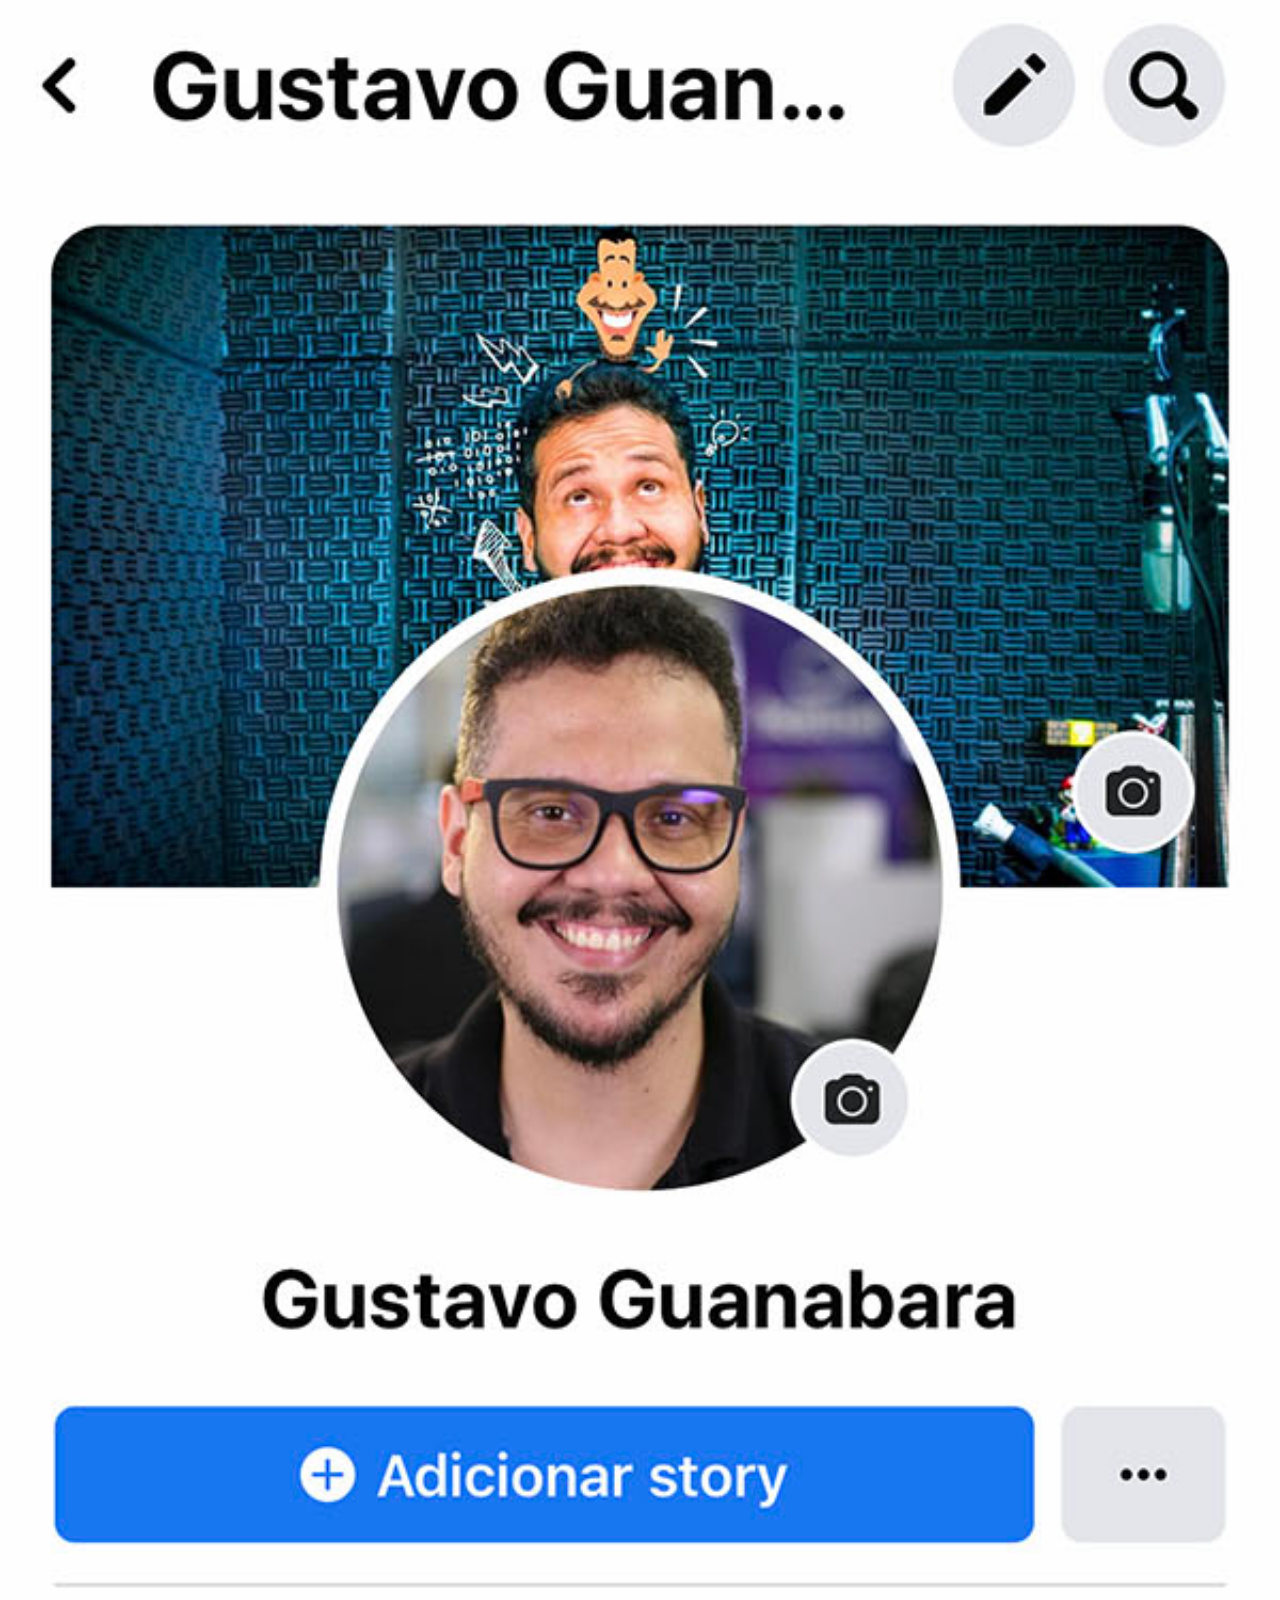
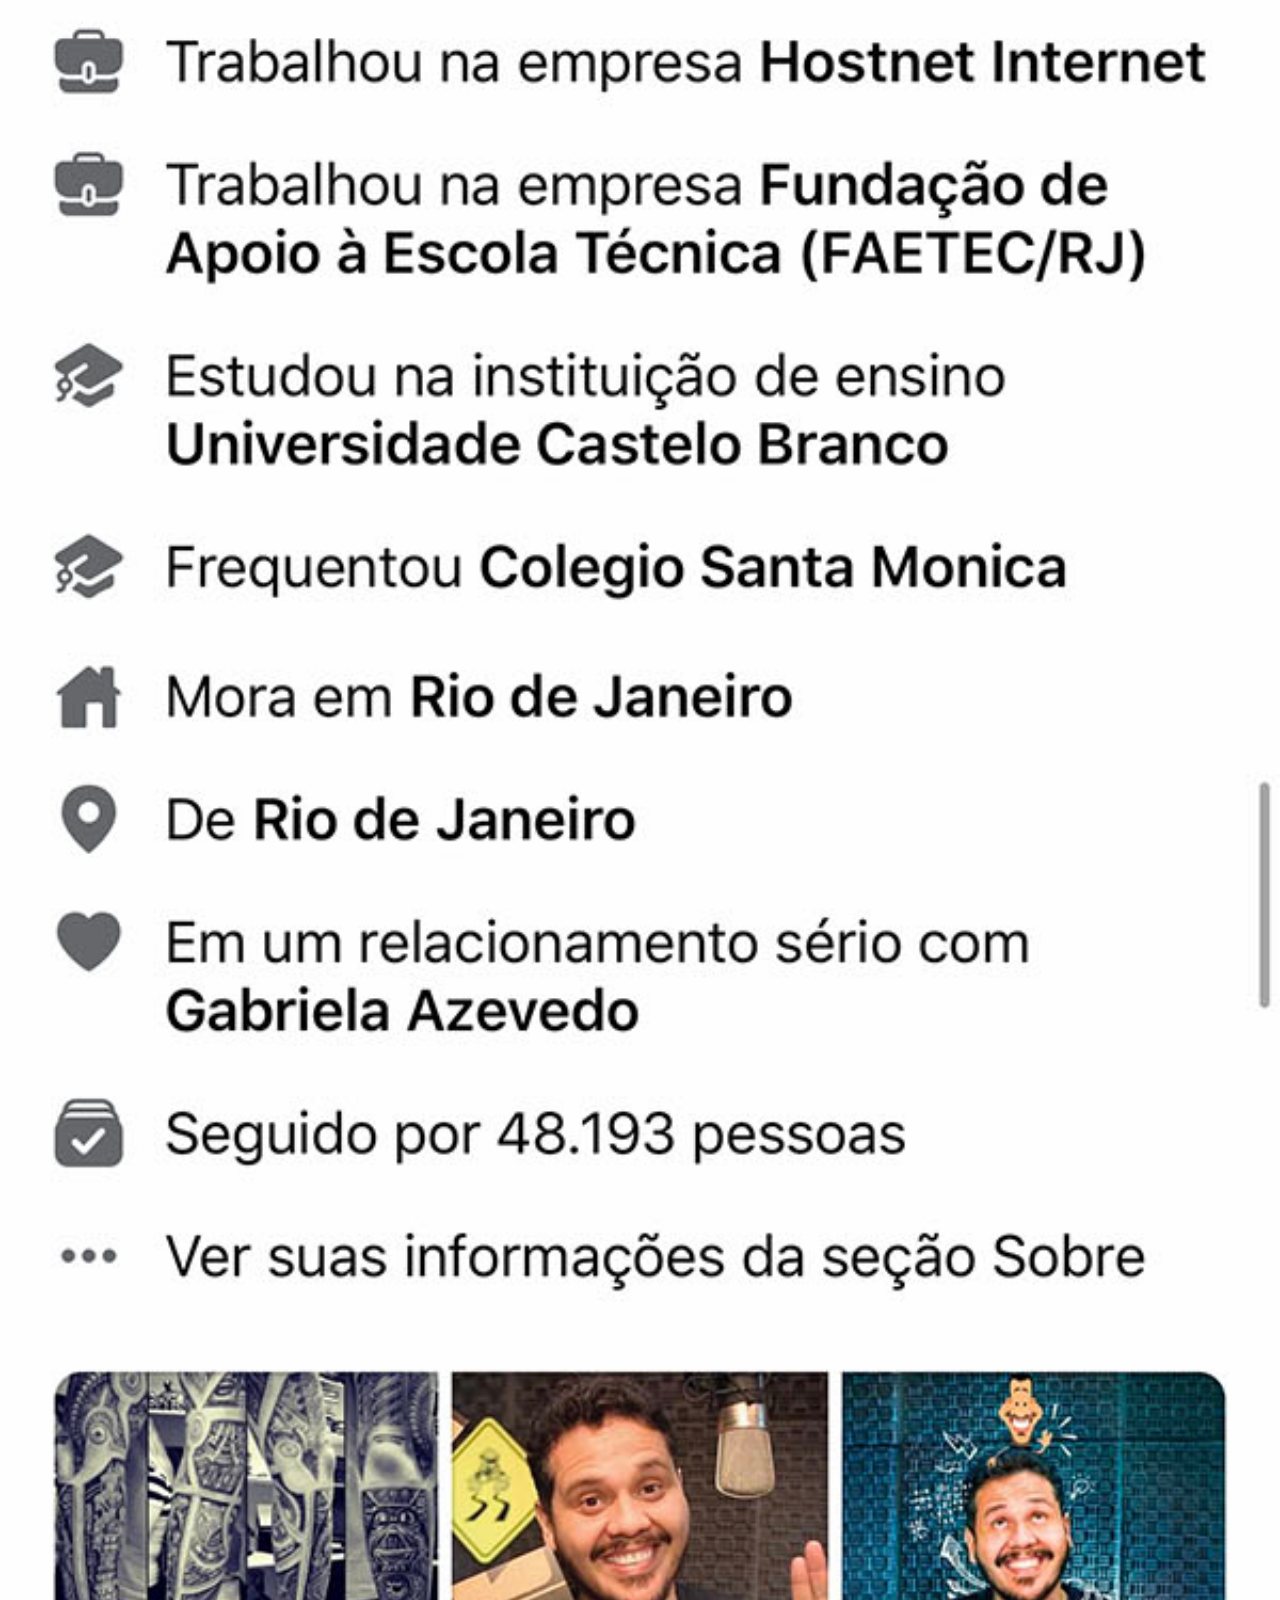
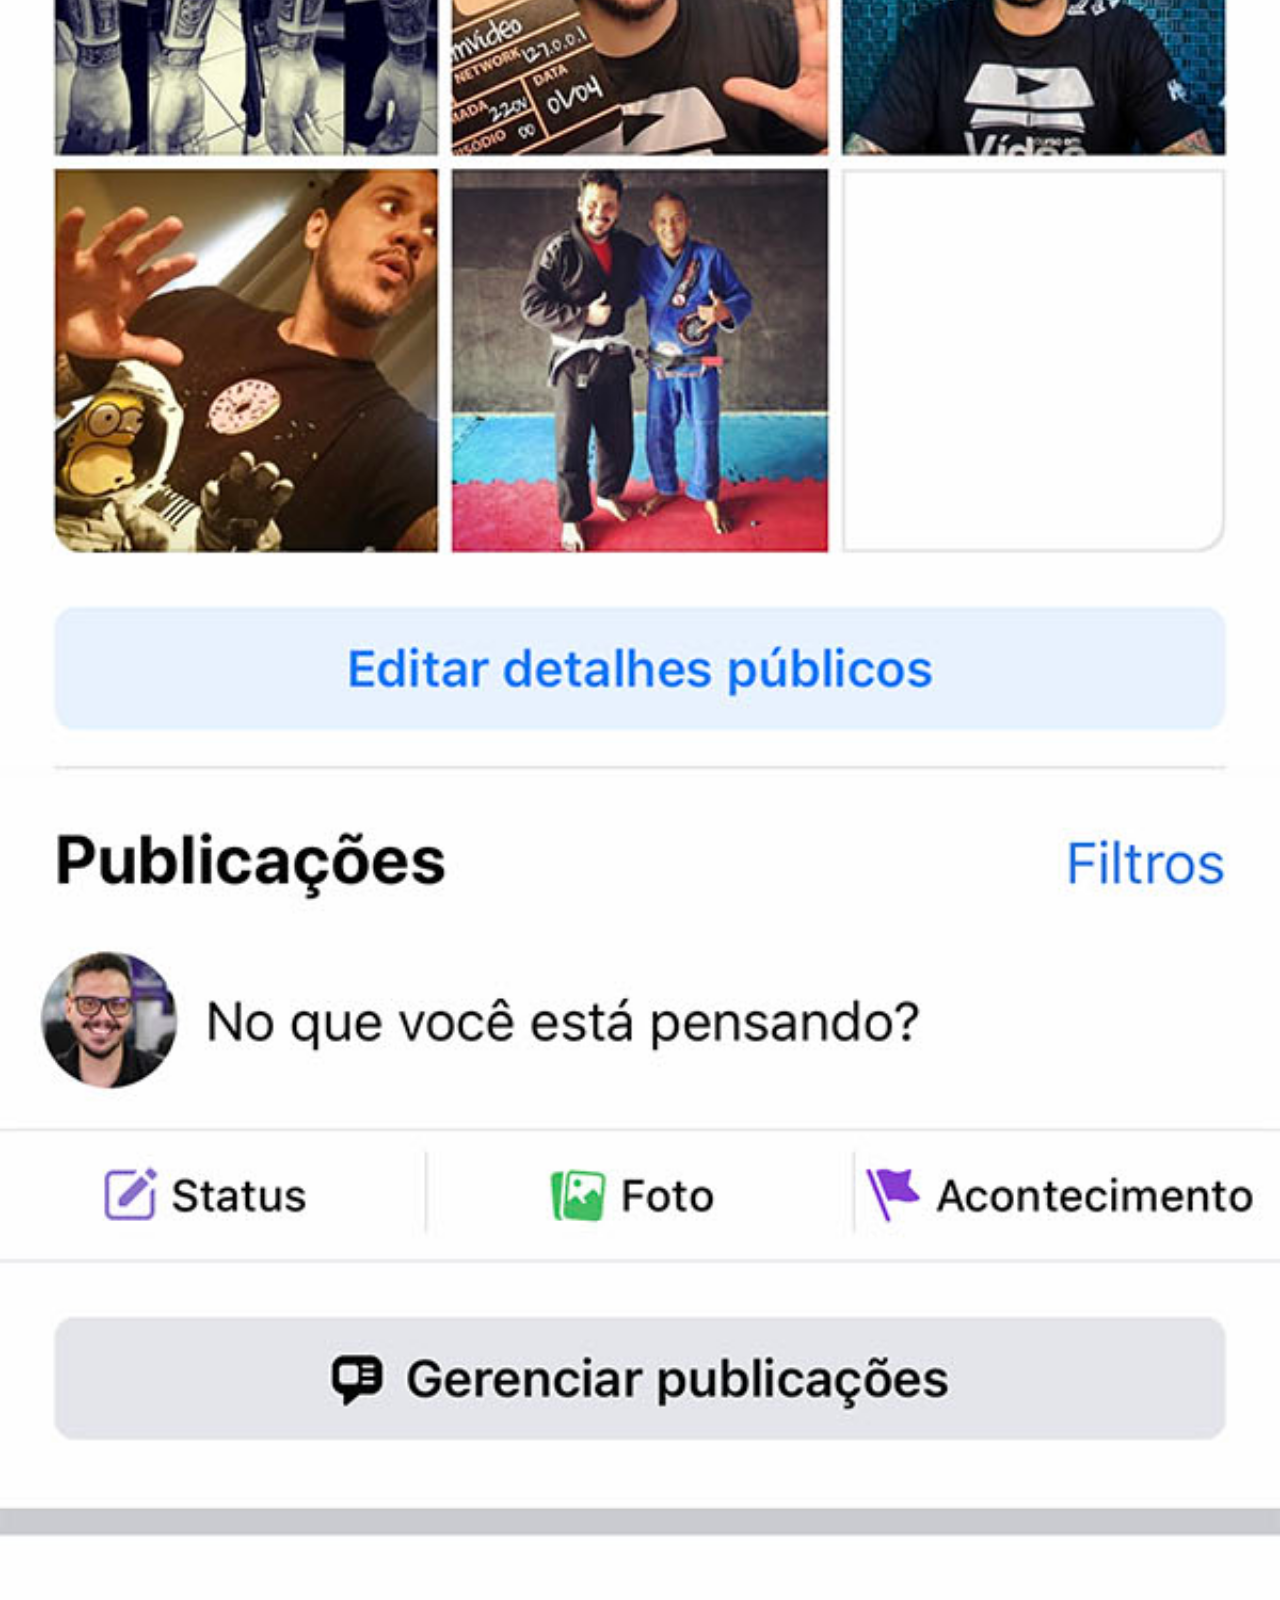
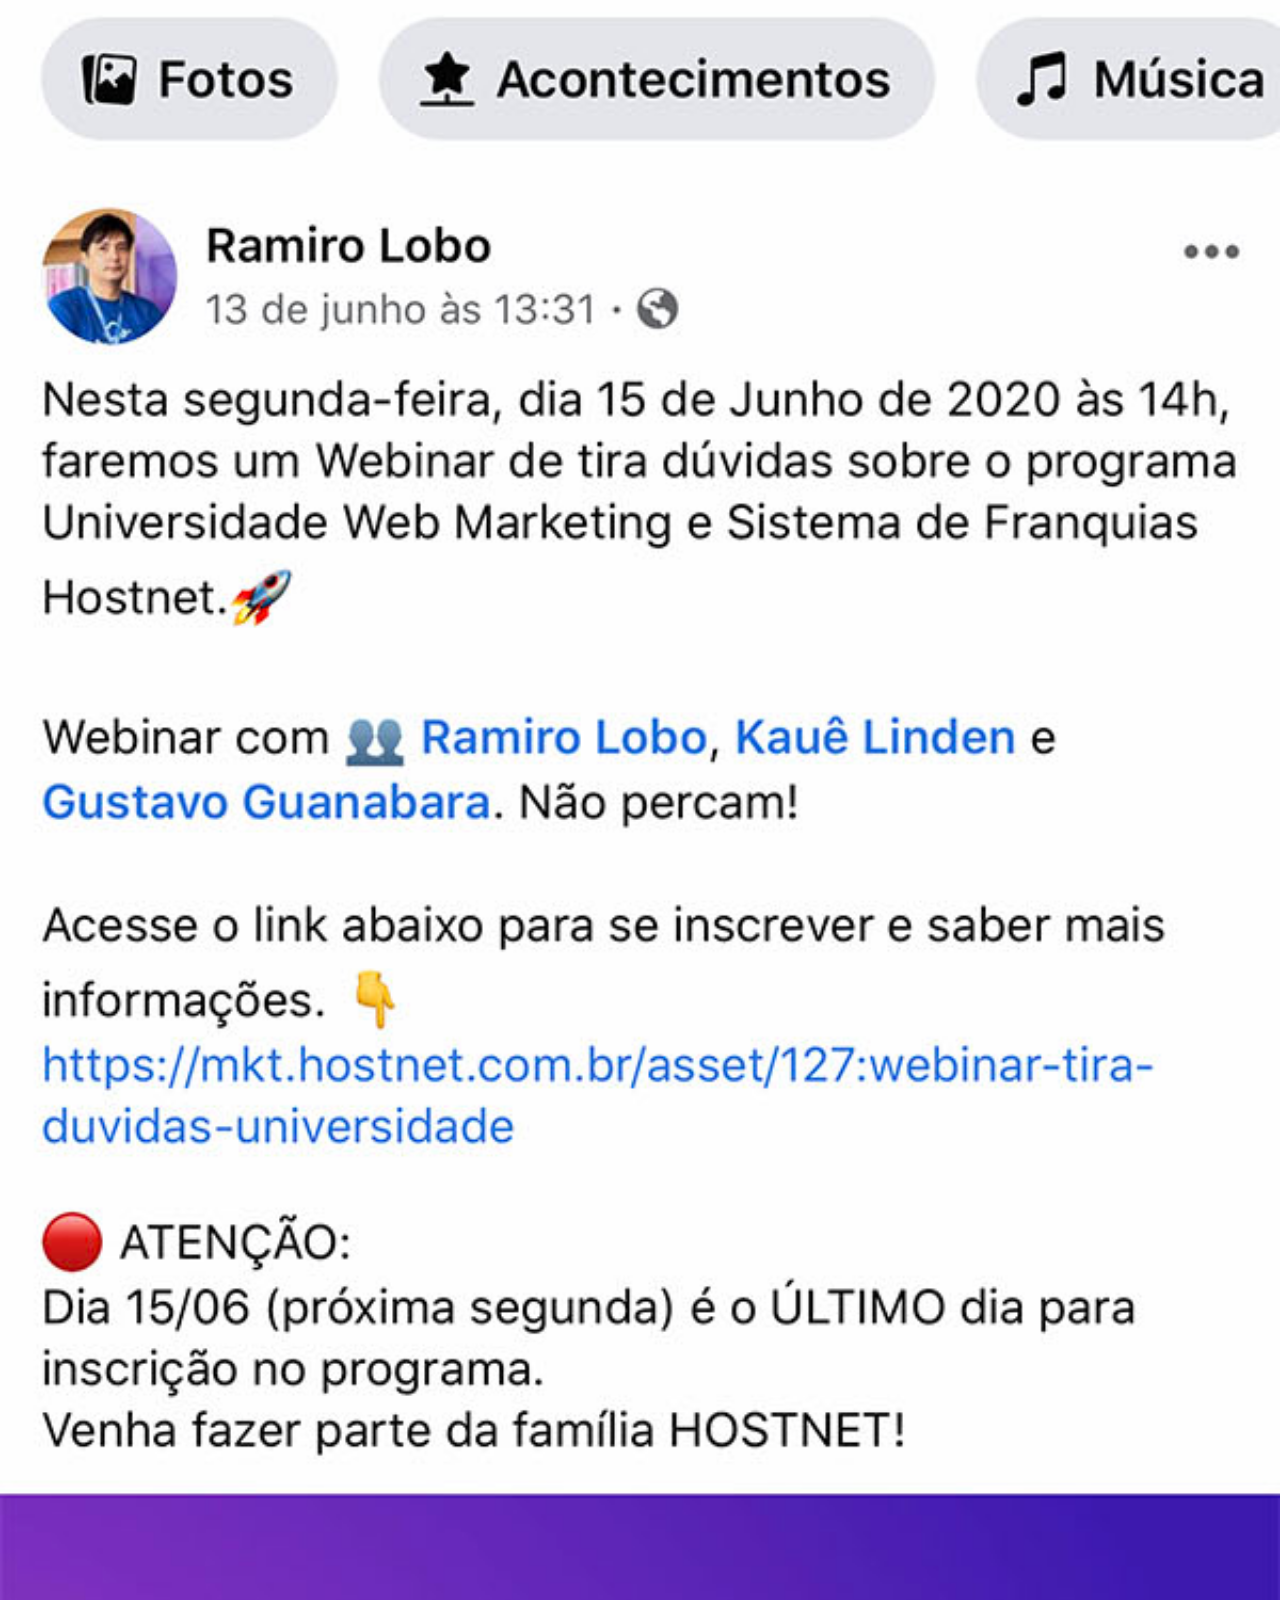
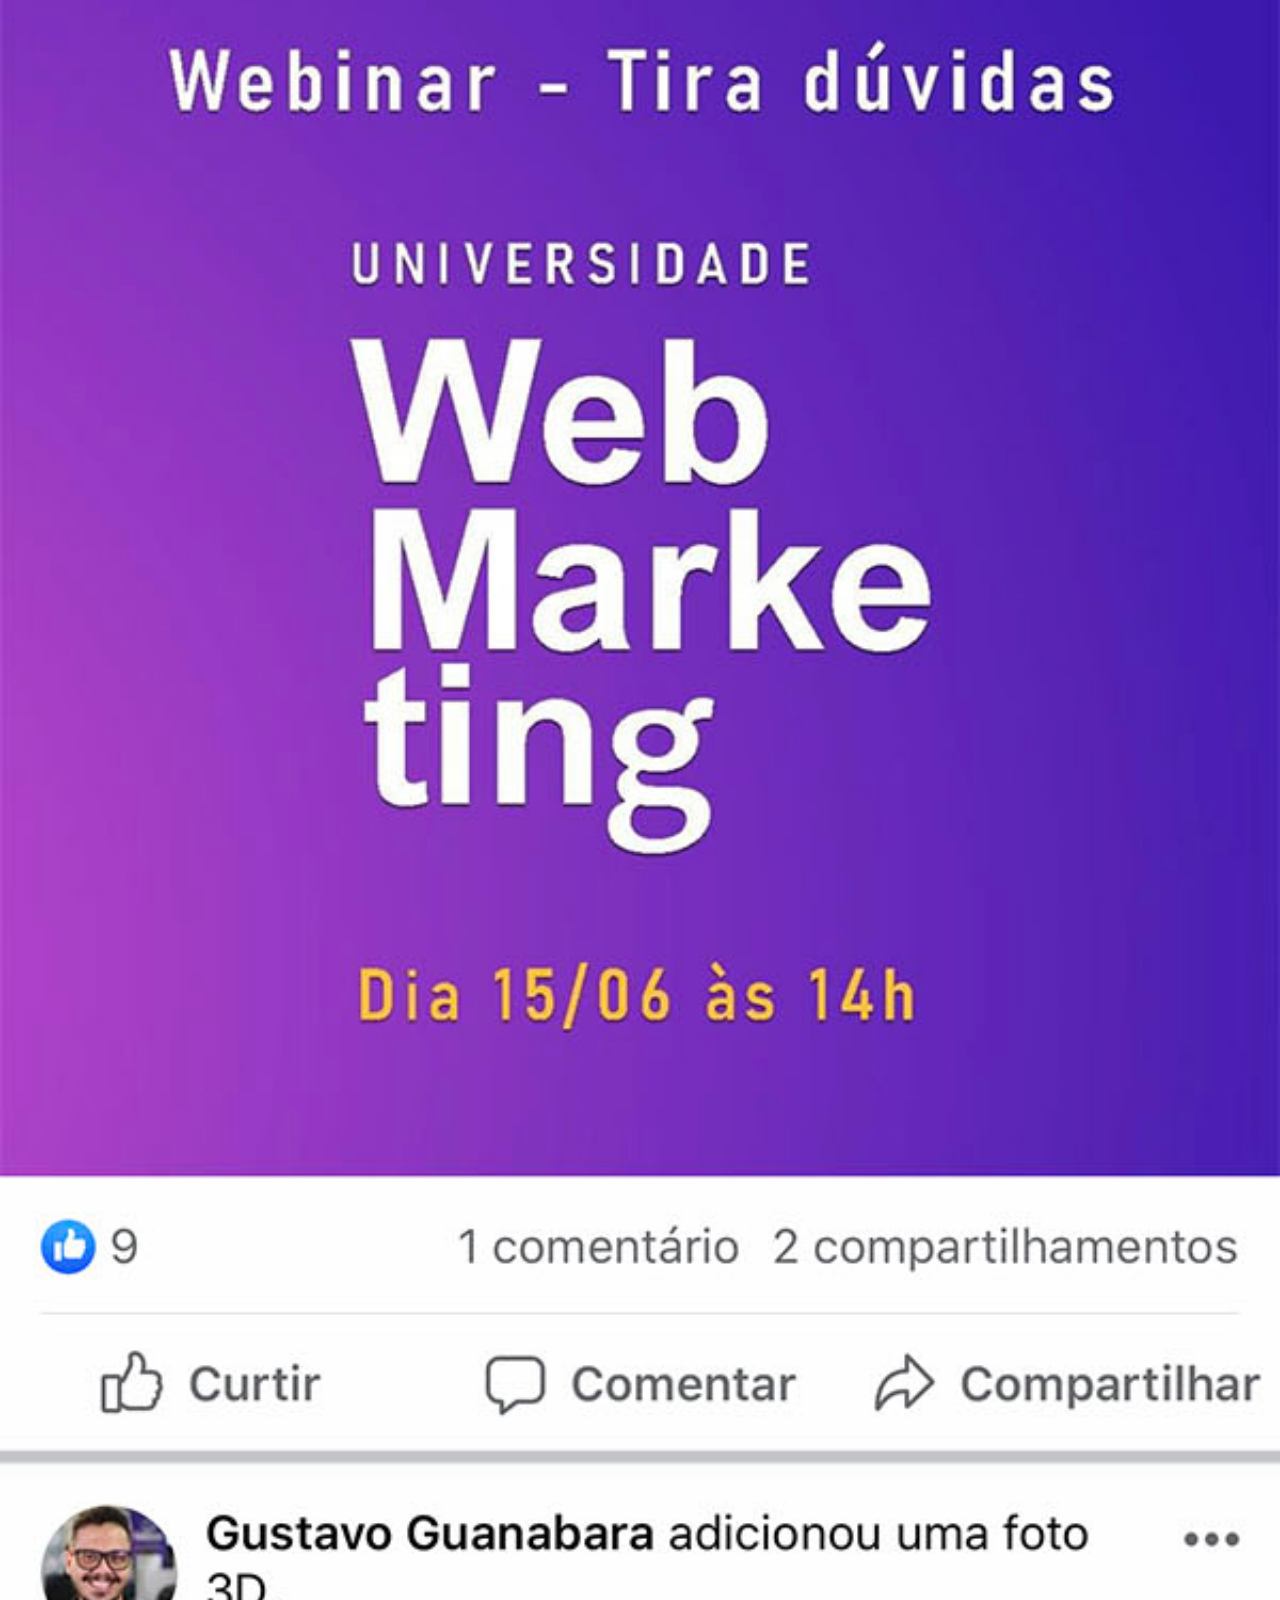
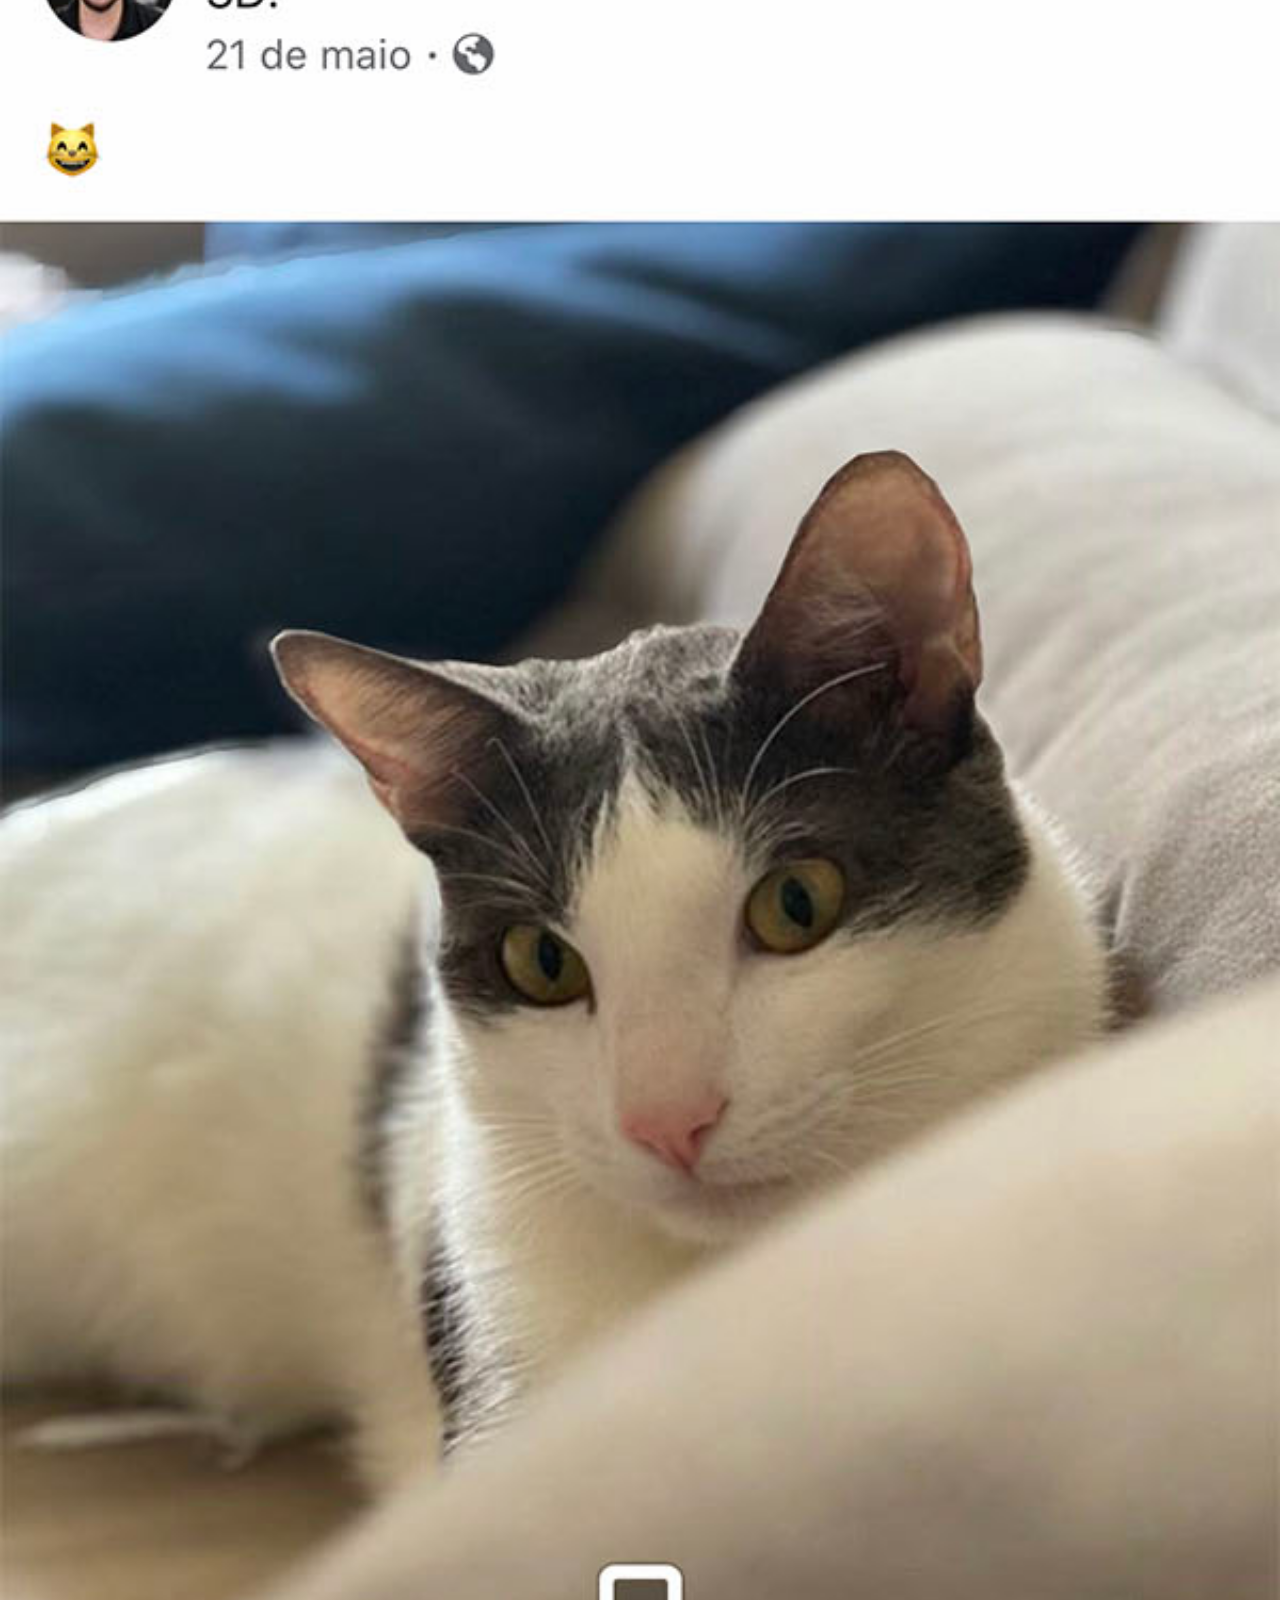
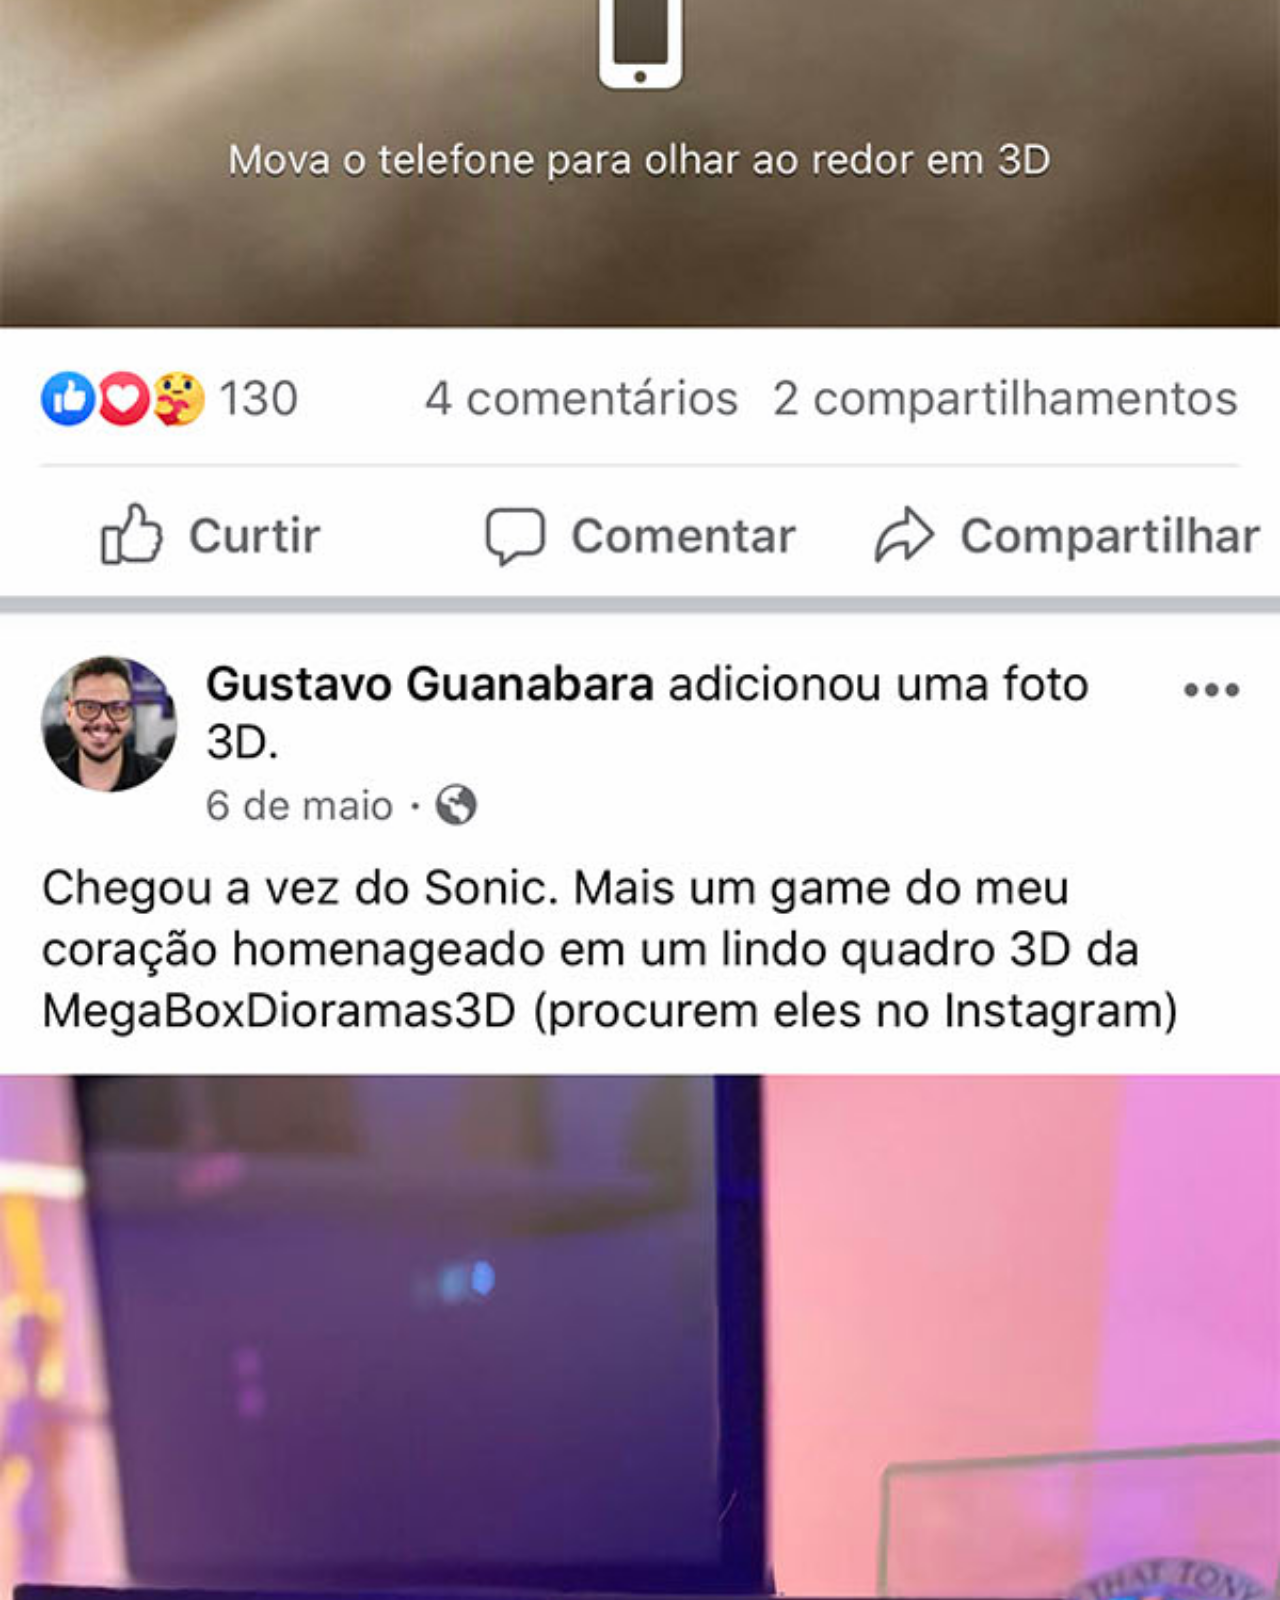
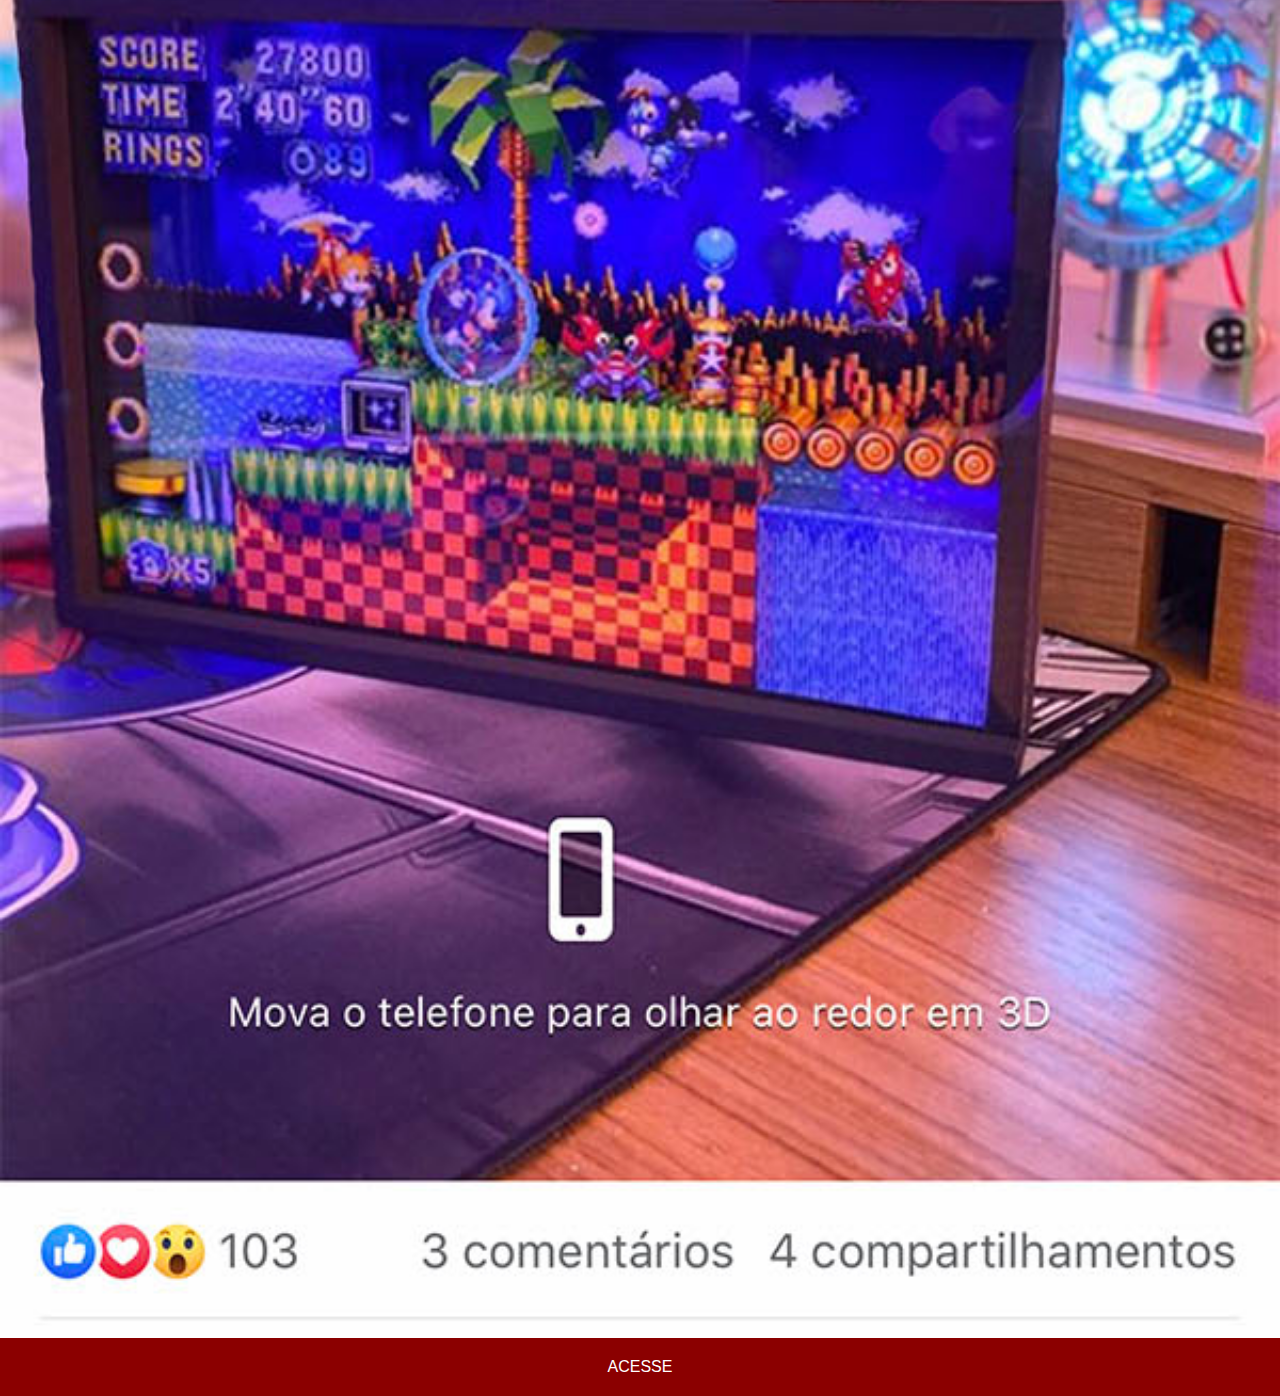
<file: facebook.html>
<!DOCTYPE html>
<html lang="pt-br">
<head>
    <meta charset="UTF-8">
    <meta name="viewport" content="width=device-width, initial-scale=1.0">
    <title>Facebook</title>
    <link rel="shortcut icon" href="pacote-d013/pacote-d013/favicon.ico" type="image/x-icon">
    <link rel="stylesheet" href="estilos/social.css">
</head>
<body>
    <img src="pacote-d013/pacote-d013/imagens/tela-facebook.jpg" alt="Facebook">
    <a href="https://r.search.yahoo.com/_ylt=AwrhbpajxxpodQIAYEbz6Qt.;_ylu=Y29sbwNiZjEEcG9zAzEEdnRpZAMEc2VjA3Ny/RV=2/RE=1747795107/RO=10/RU=https%3a%2f%2fwww.facebook.com%2fgustavoguanabara%2f/RK=2/RS=FICyRgmZqYU_Bkz_bUnWGlKVJCE-" target="_blank">ACESSE</a>
</body>
</html>
</file>
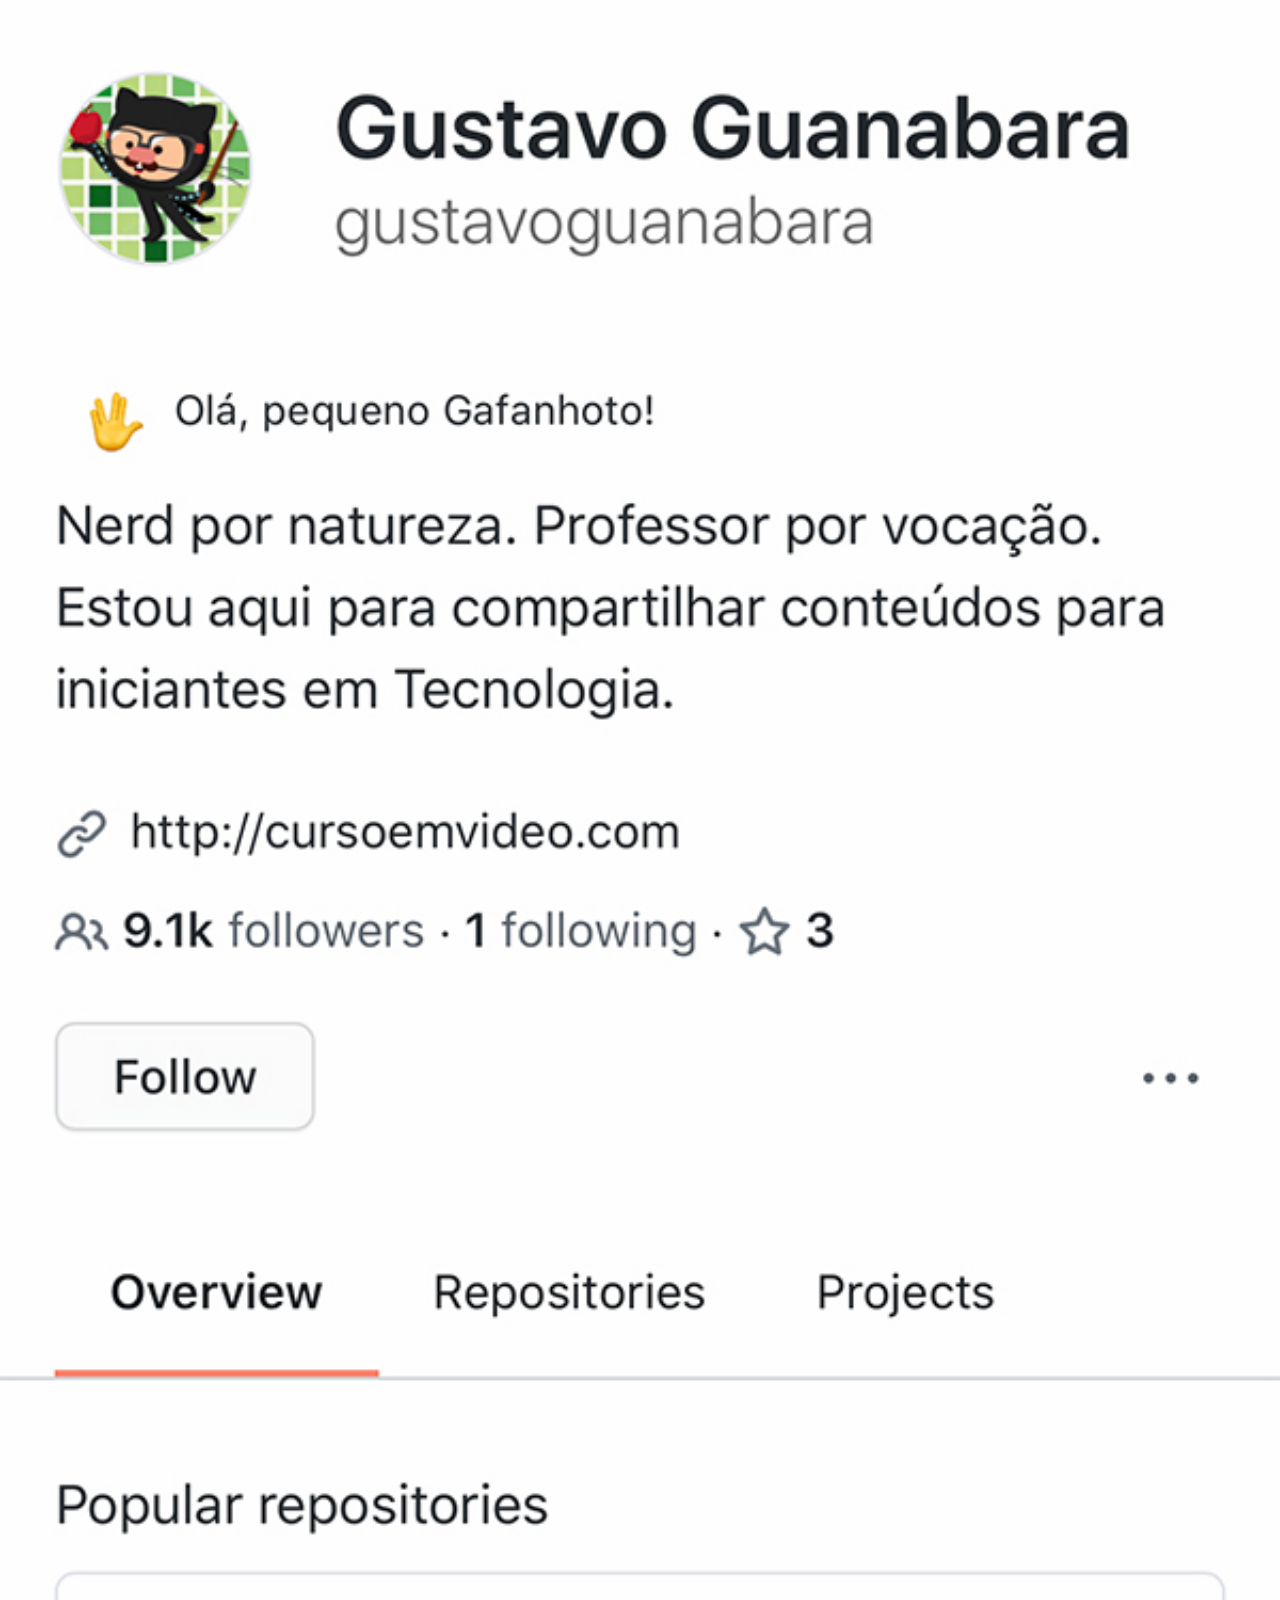
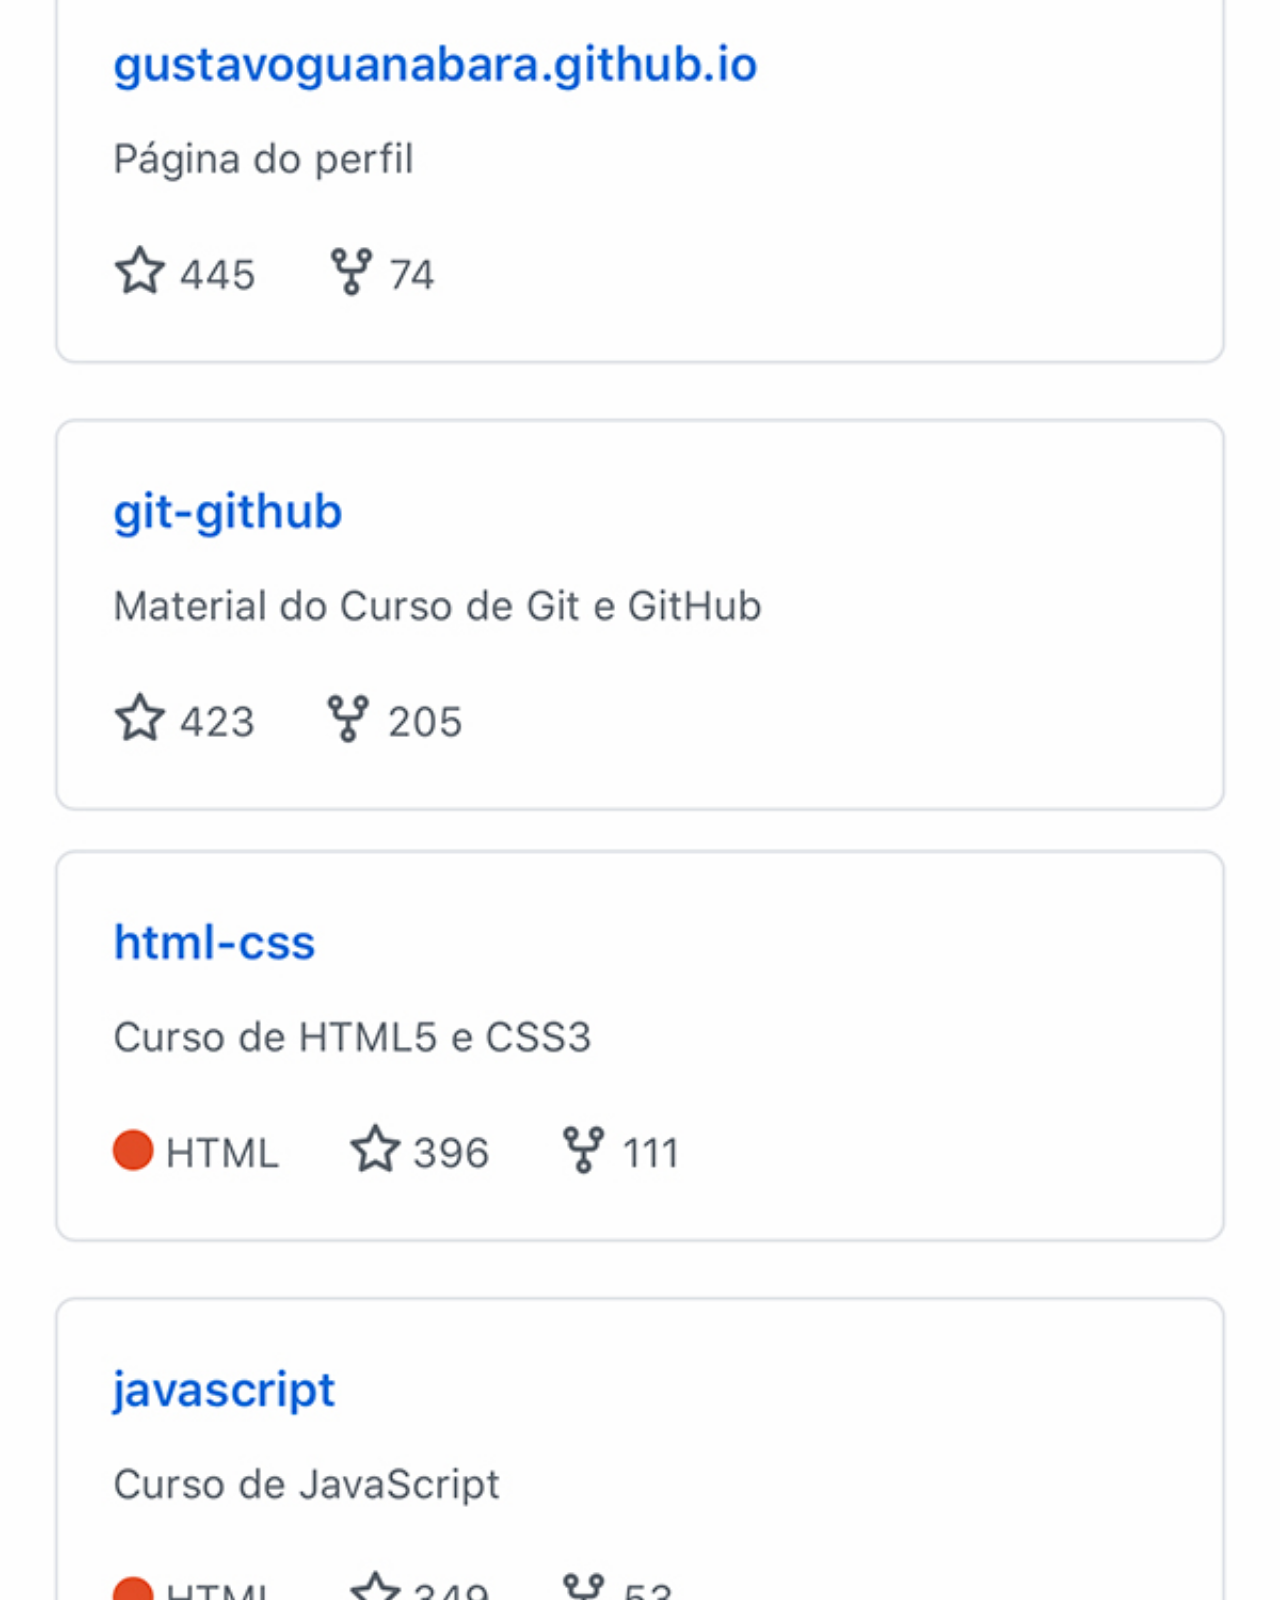
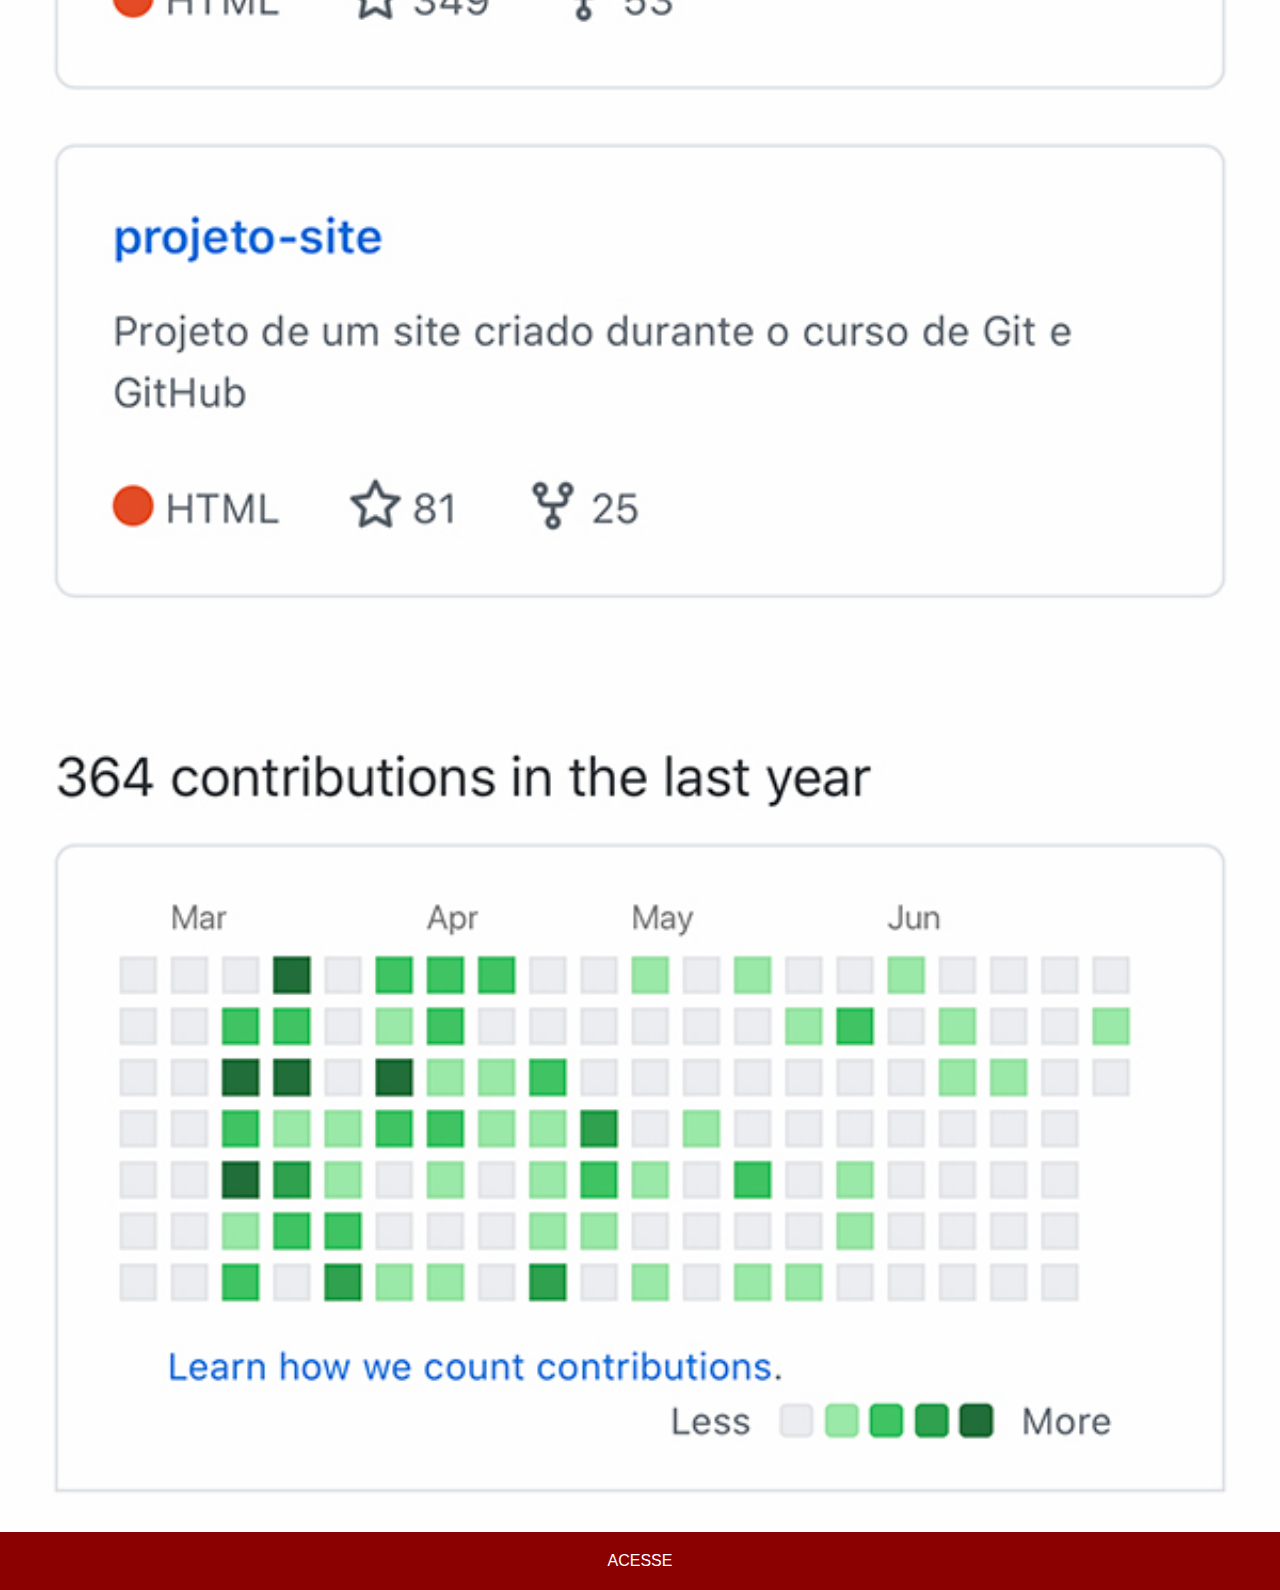
<file: githubguanabara.html>
<!DOCTYPE html>
<html lang="pt-br">
<head>
    <meta charset="UTF-8">
    <meta name="viewport" content="width=device-width, initial-scale=1.0">
    <title>Github</title>
    <link rel="shortcut icon" href="pacote-d013/pacote-d013/favicon.ico" type="image/x-icon">
    <link rel="stylesheet" href="estilos/social.css">
</head>
<body>
    <img src="pacote-d013/pacote-d013/imagens/tela-github.jpg" alt="Github">
    <a href="https://github.com/gustavoguanabara" target="_blank">ACESSE</a>
</body>
</html>
</file>
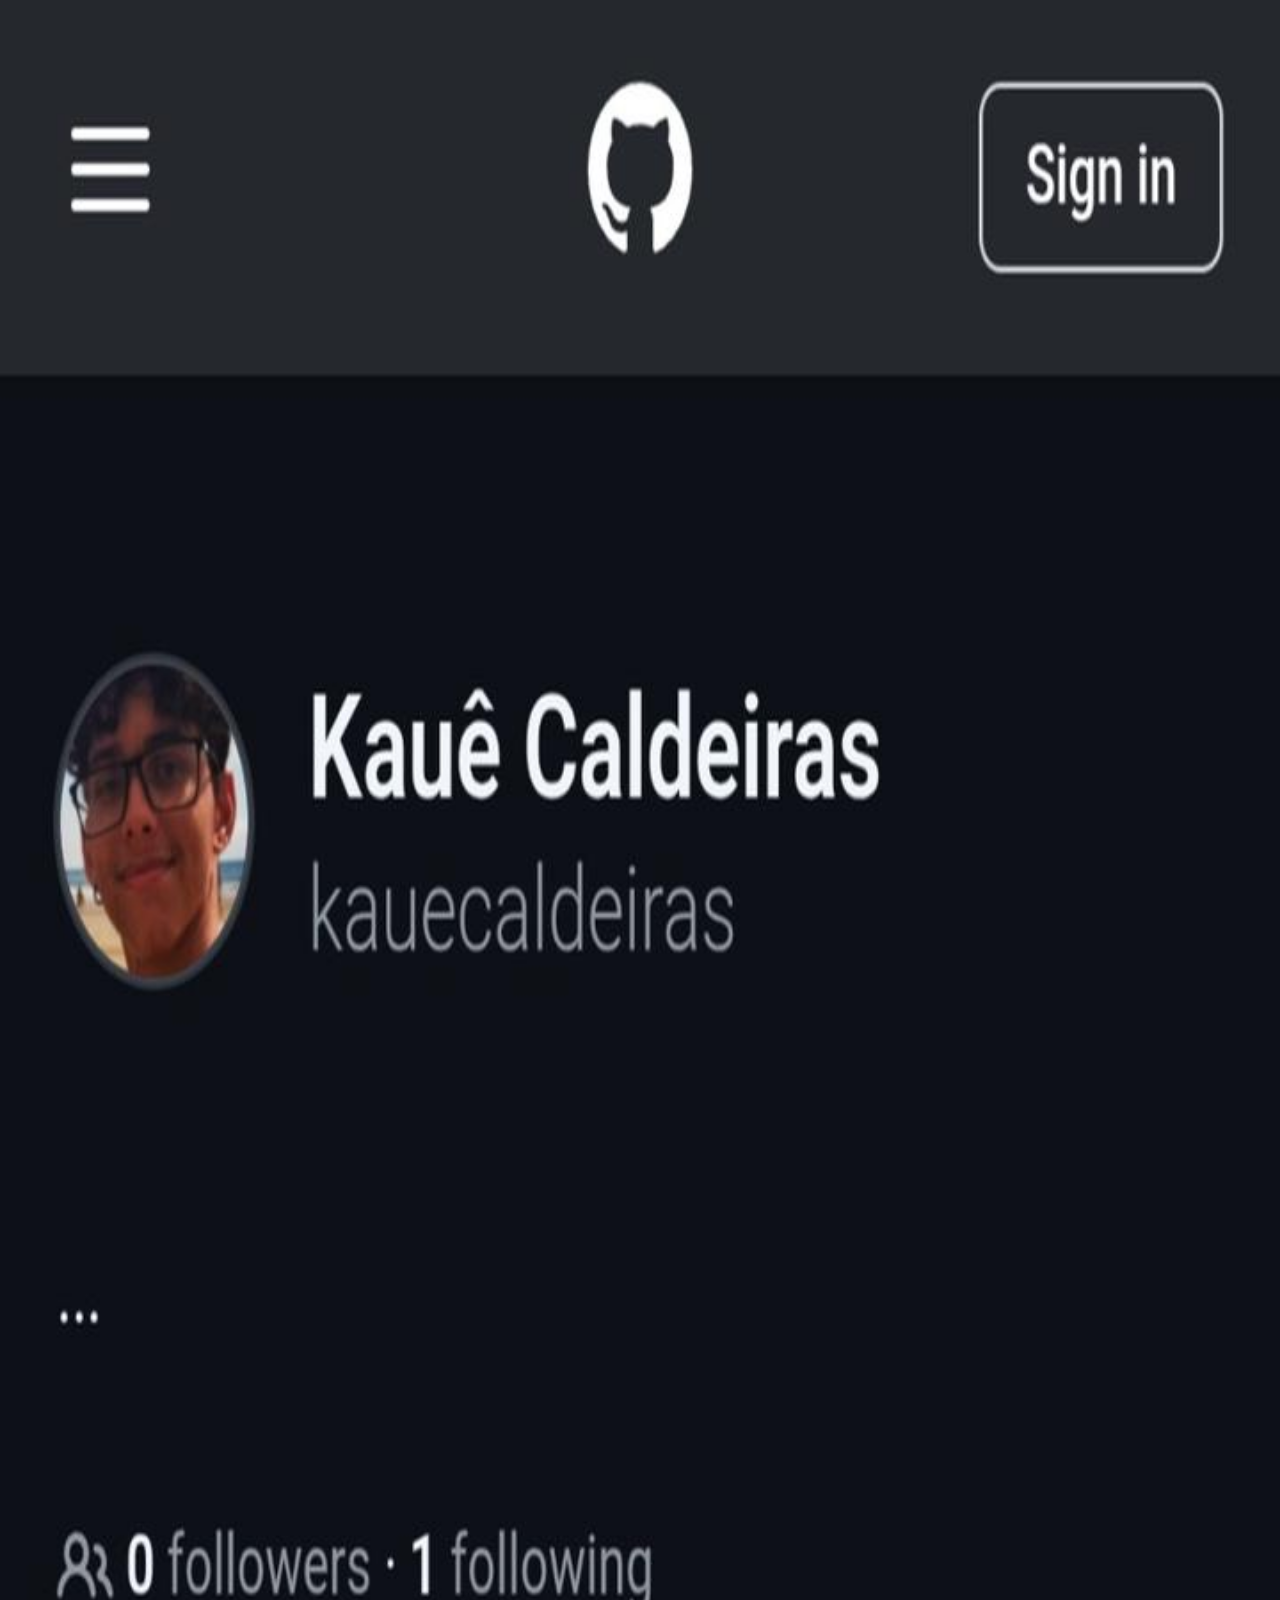
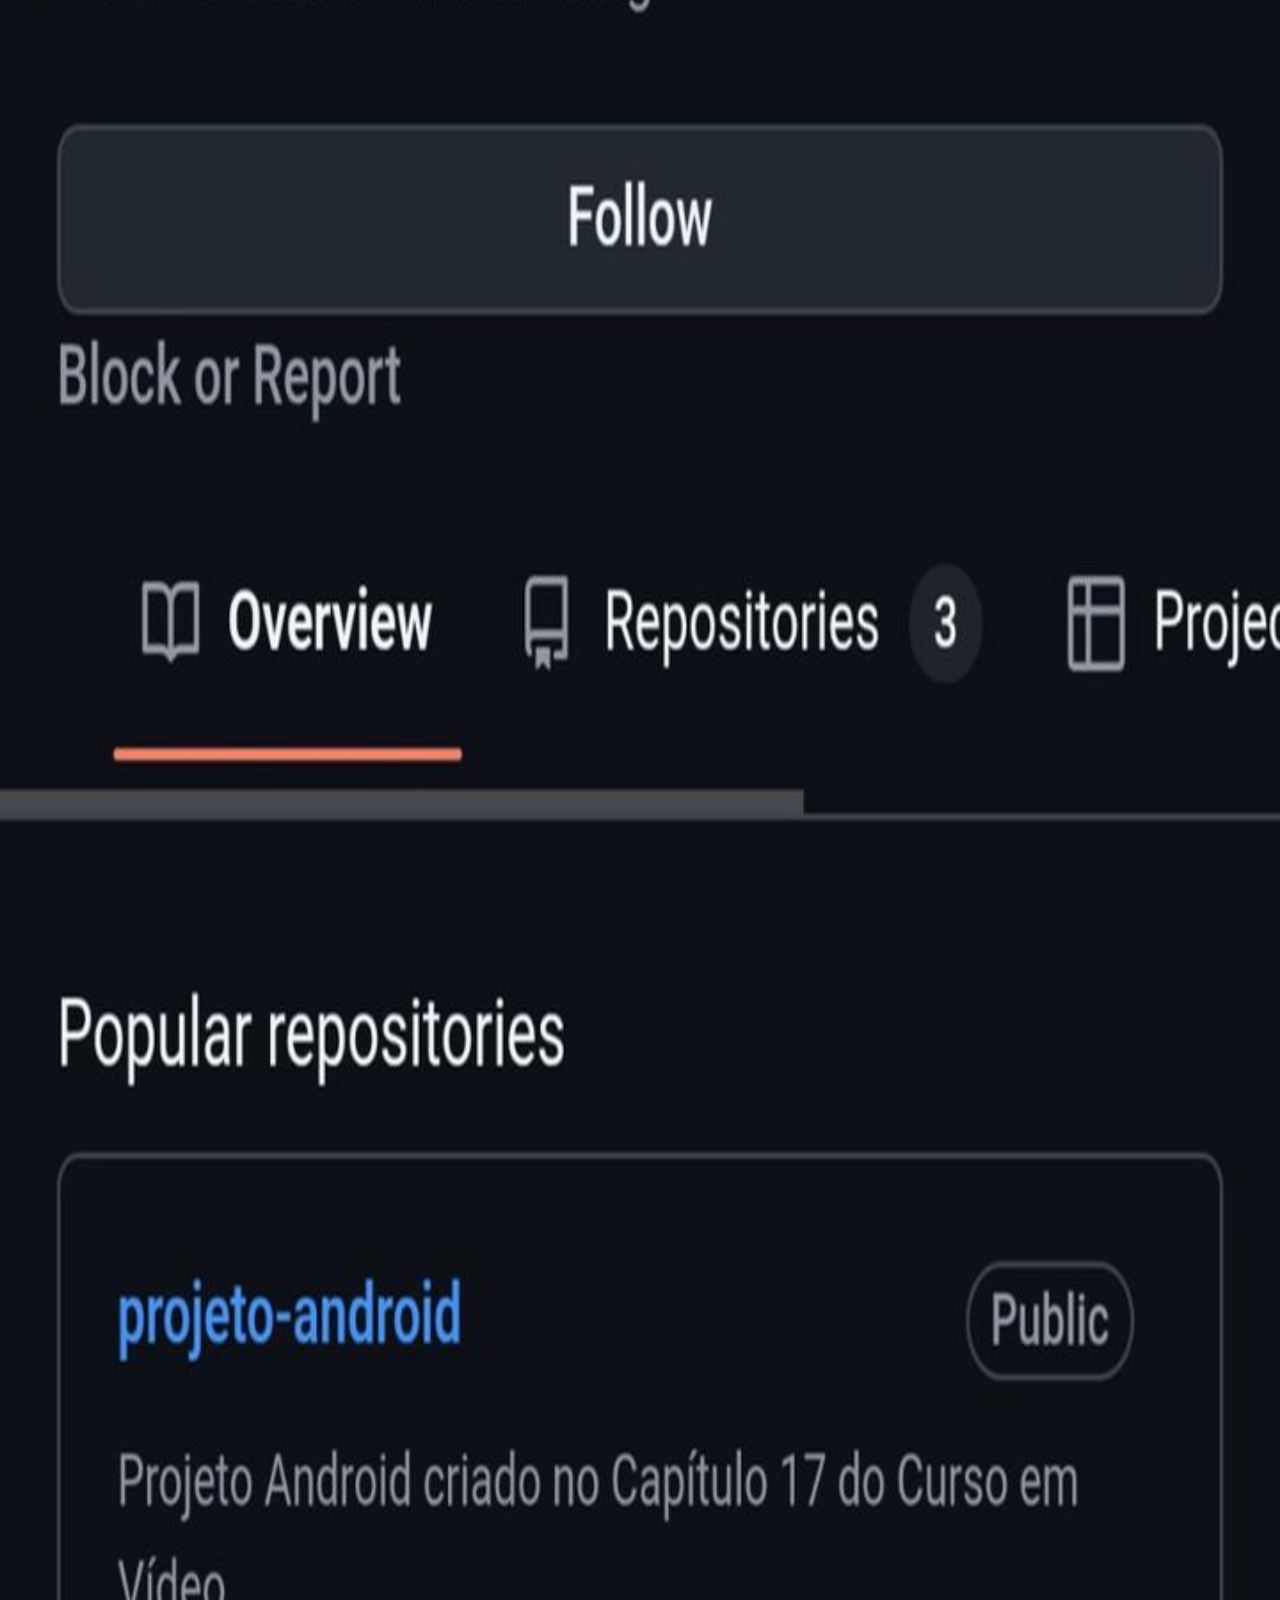
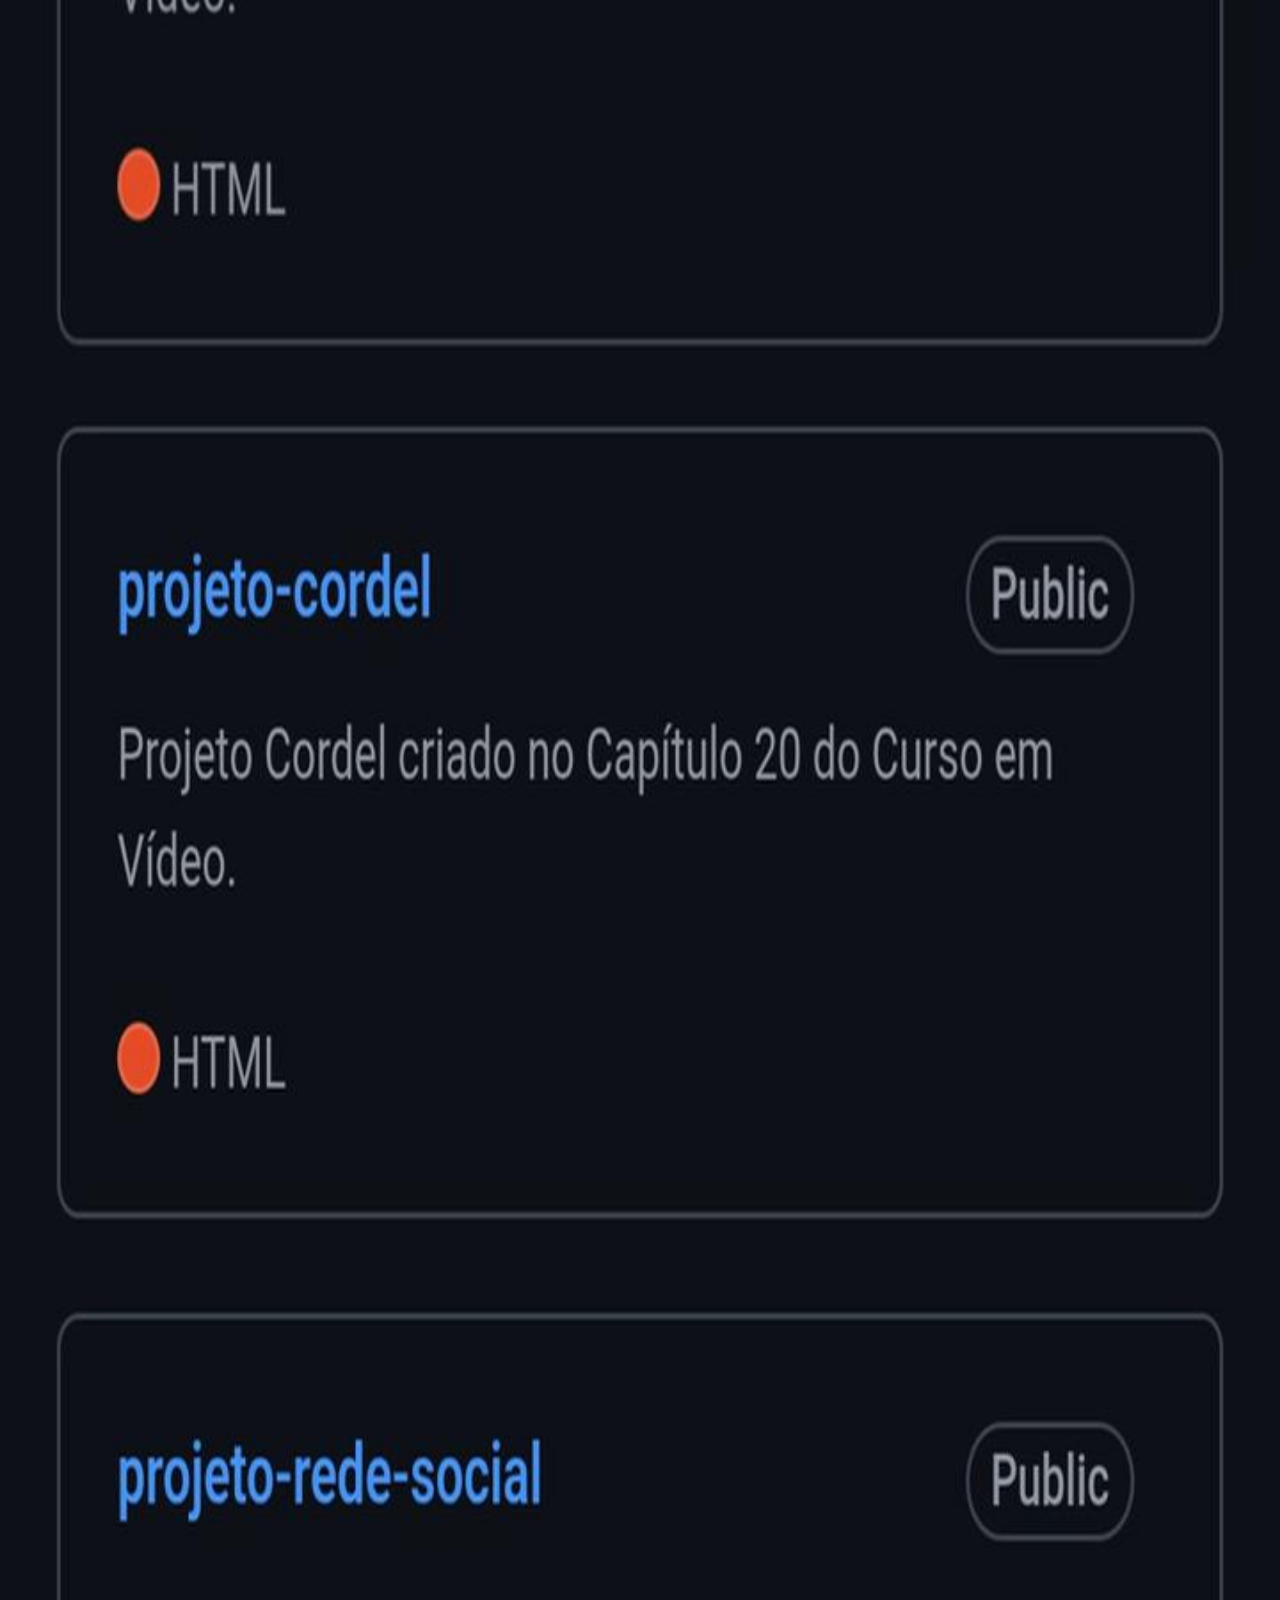
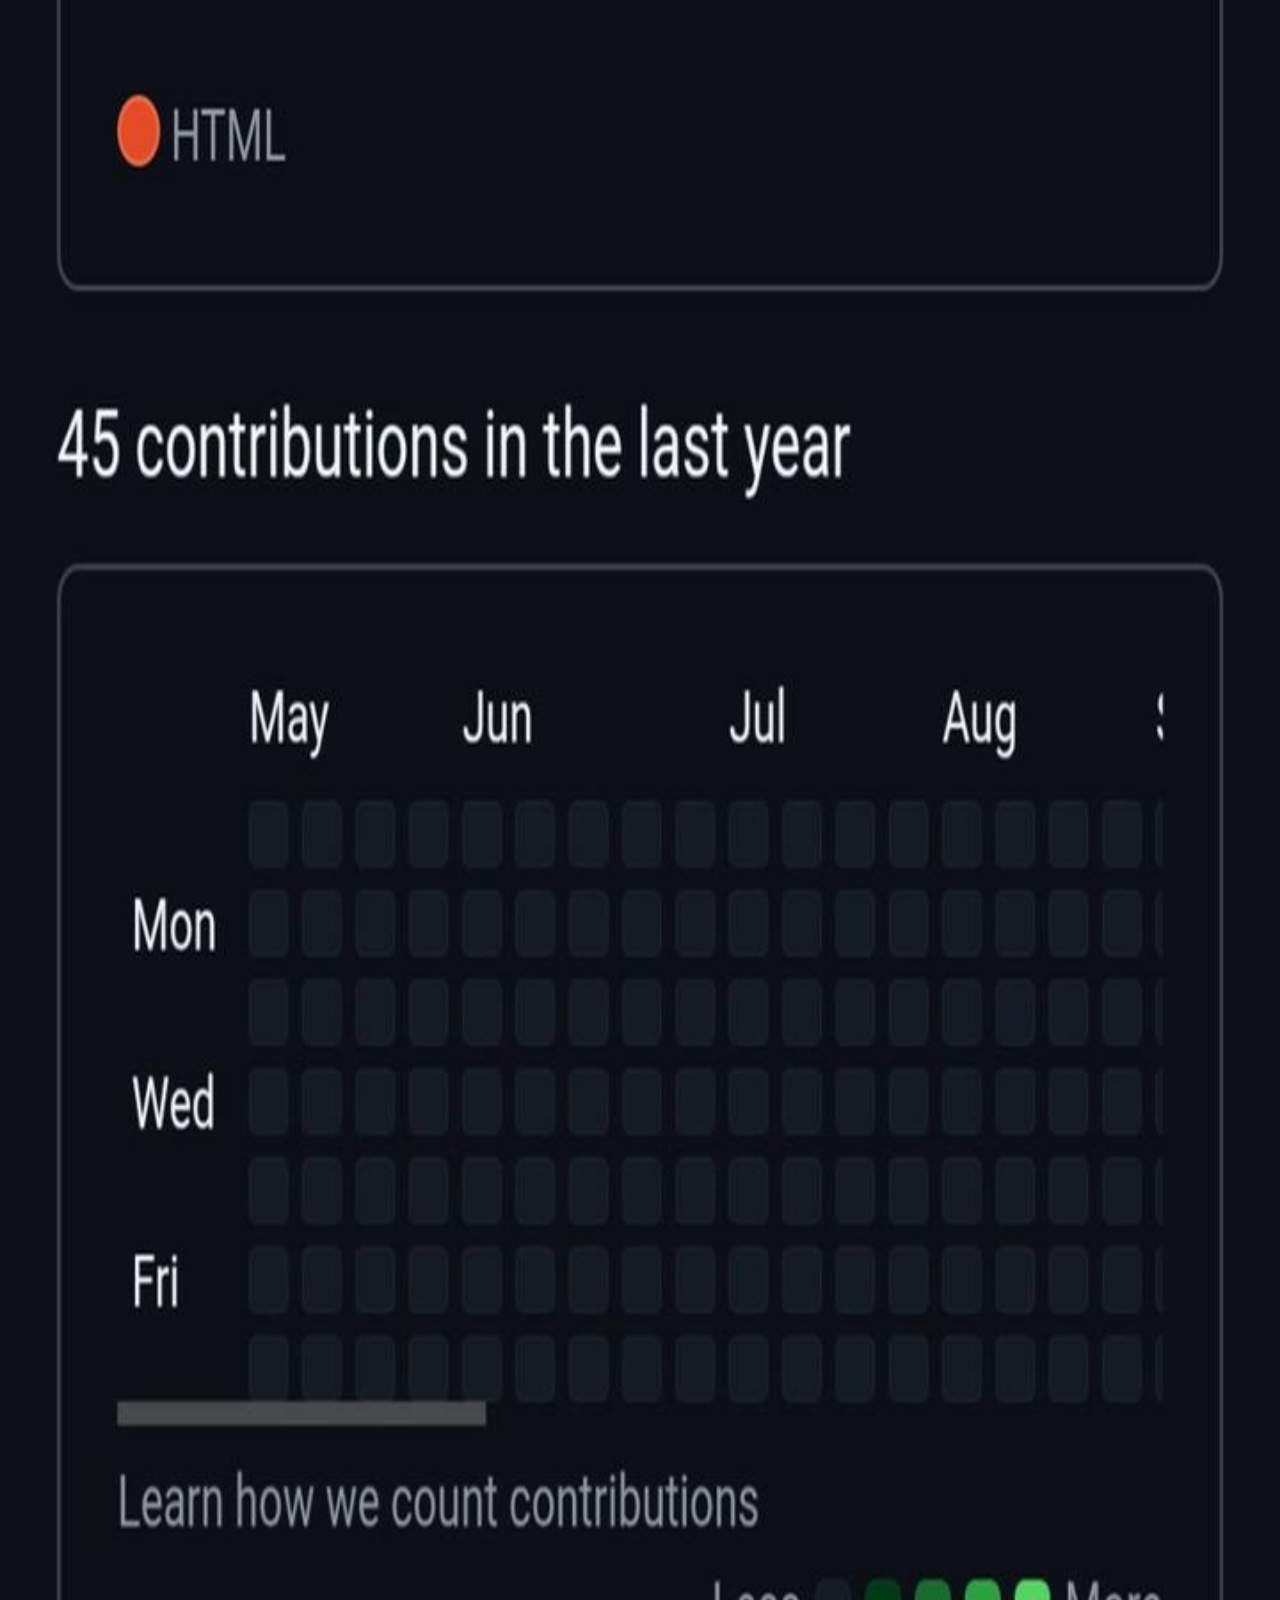
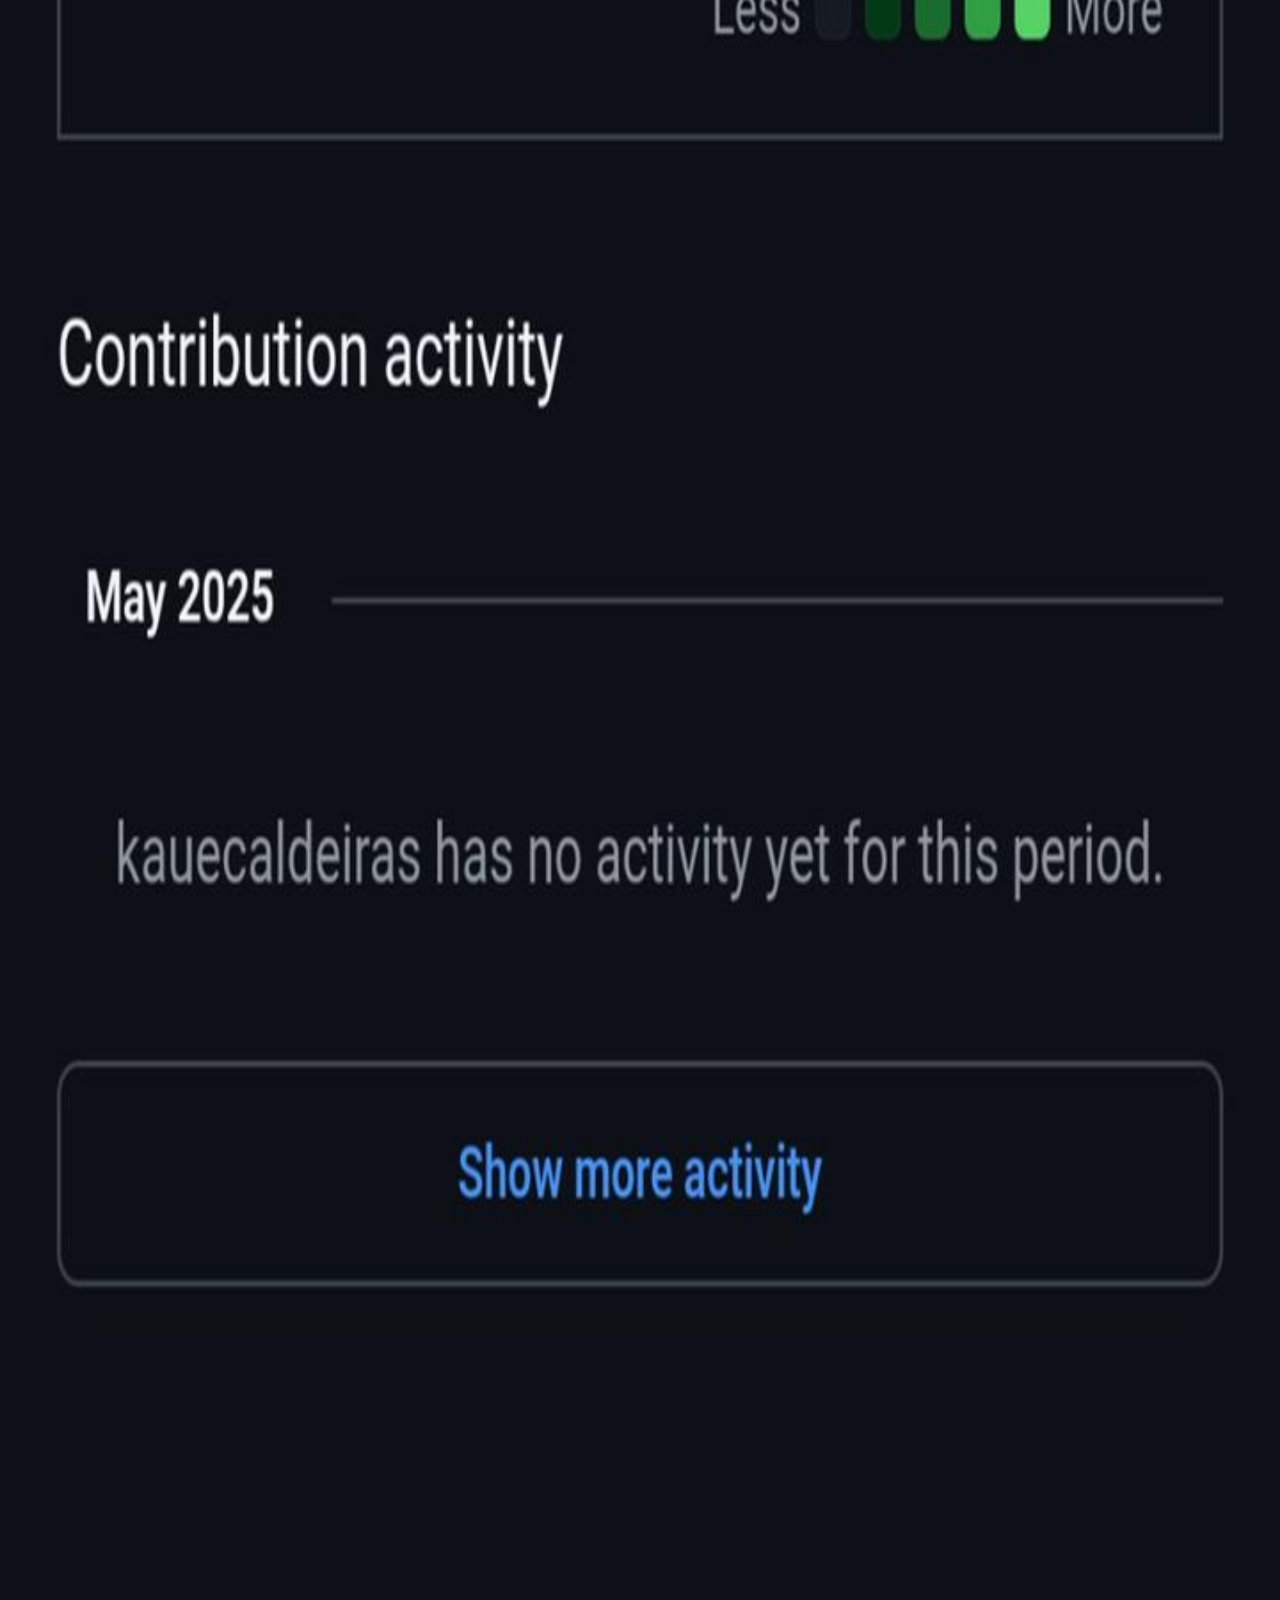
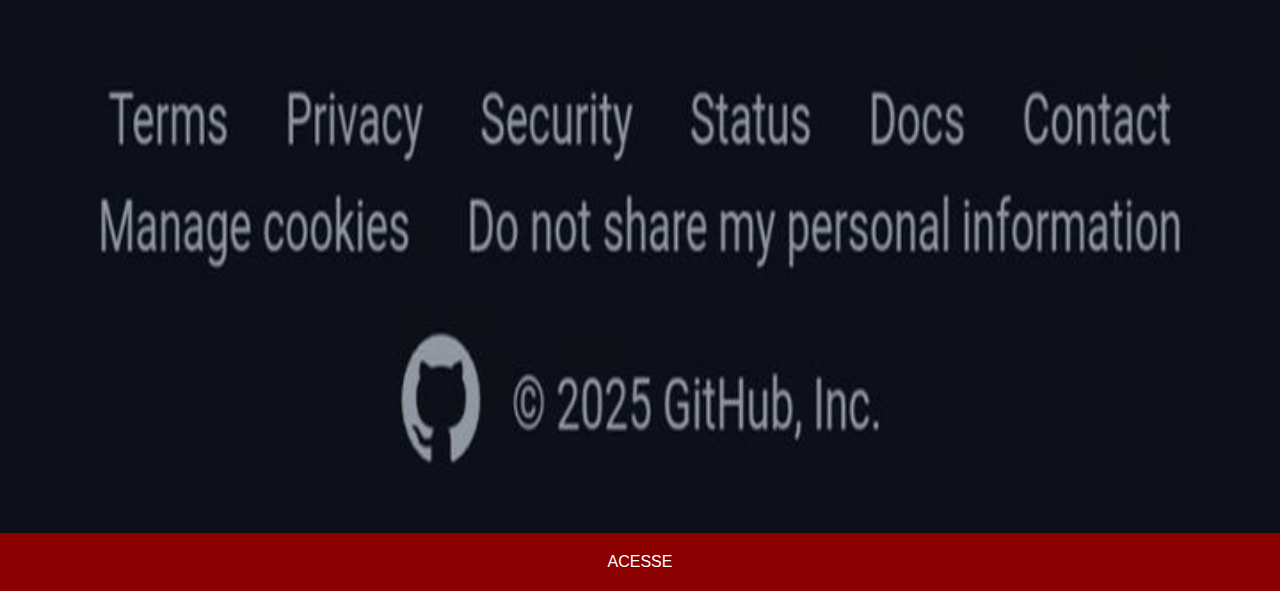
<file: githubkaue.html>
<!DOCTYPE html>
<html lang="pt-br">
<head>
    <meta charset="UTF-8">
    <meta name="viewport" content="width=device-width, initial-scale=1.0">
    <title>Github</title>
    <link rel="shortcut icon" href="pacote-d013/pacote-d013/favicon.ico" type="image/x-icon">
    <link rel="stylesheet" href="estilos/social.css">
</head>
<body>
    <img src="pacote-d013/pacote-d013/imagens/tela-github-kaue.jpeg" alt="Github do Kauê">
    <a href="https://github.com/kauecaldeiras" target="_blank">ACESSE</a>
</body>
</html>
</file>
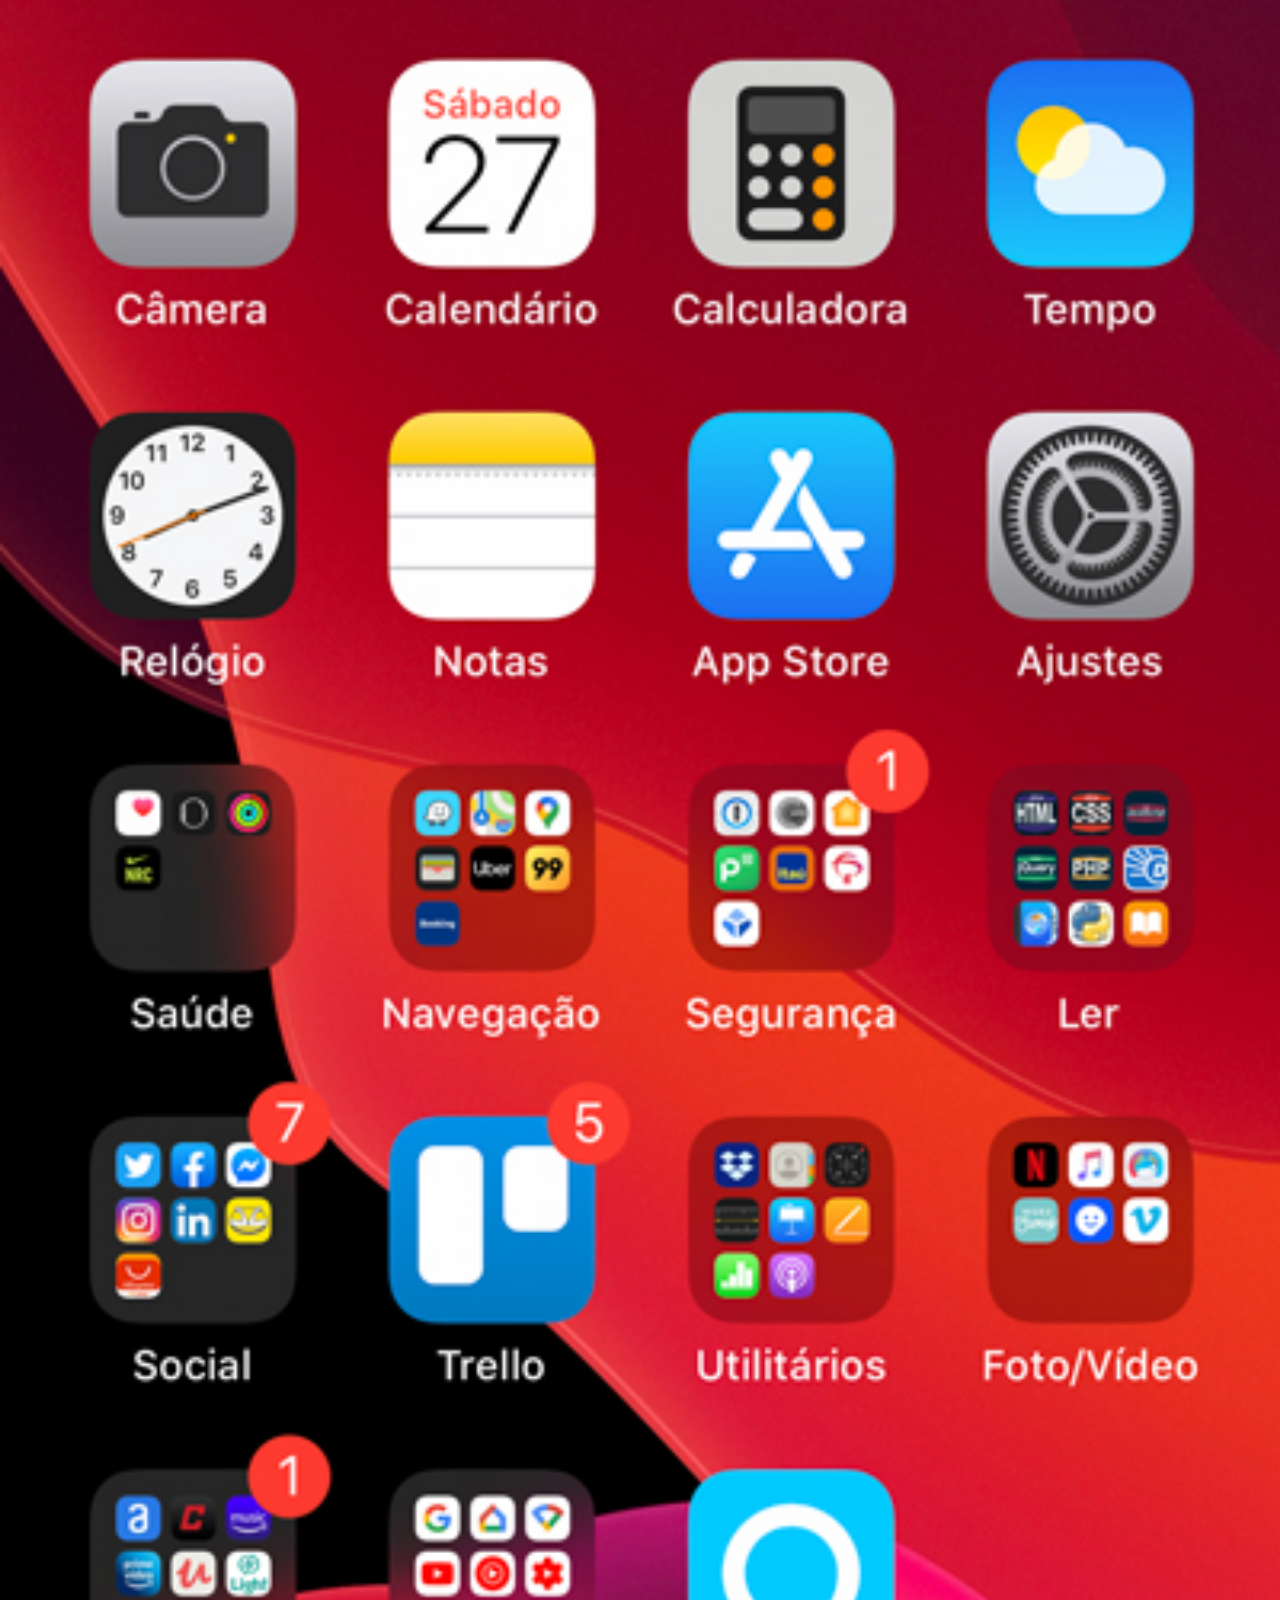
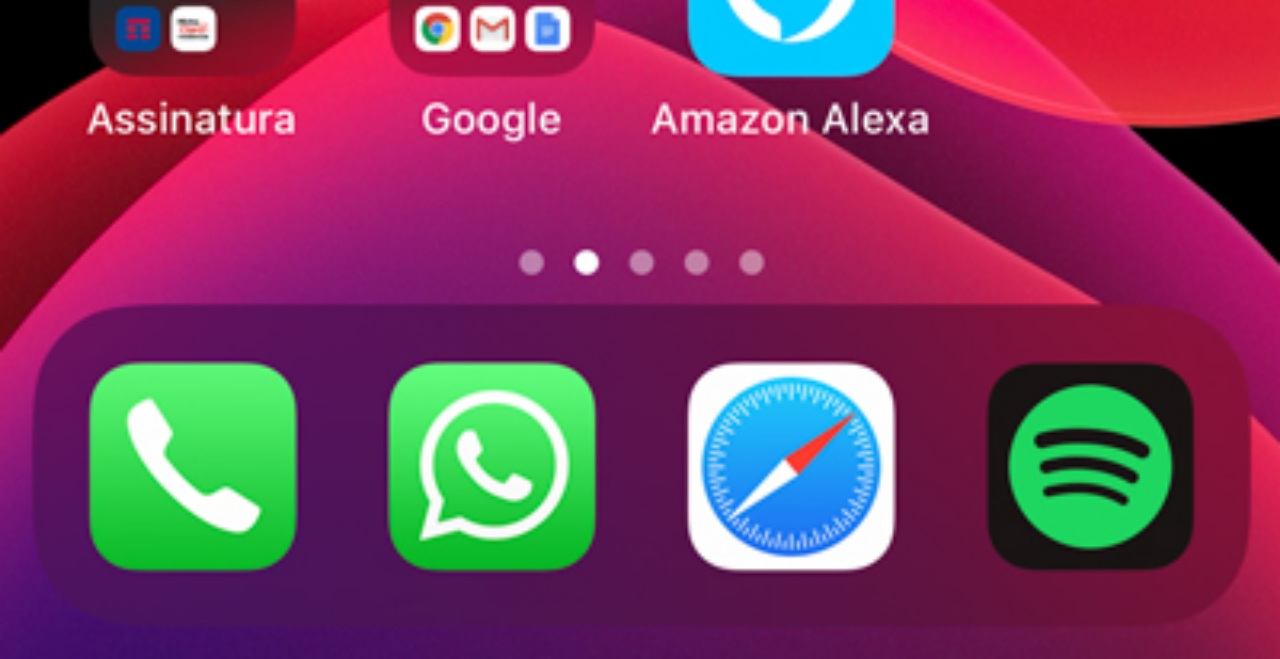
<file: home.html>
<!DOCTYPE html>
<html lang="pt-br">
<head>
    <meta charset="UTF-8">
    <meta name="viewport" content="width=device-width, initial-scale=1.0">
    <title>Home</title>
    <link rel="shortcut icon" href="pacote-d013/pacote-d013/favicon.ico" type="image/x-icon">

    <!-- OPCIONAL -->
    <link rel="stylesheet" href="estilos/social.css">

    <!-- JEITO QUE O GUANABARA MOSTROU -->
    <!-- <style>
        * {
            padding: 0px;
            margin: 0px;
        }

        body {
            height: 100vh;
            width: 100vw;
            
            background: black url(pacote-d013/pacote-d013/imagens/tela-home.jpg) no-repeat top center;
            background-size: cover;
        }
    </style> -->
</head>
<body>
    <!-- OPCIONAL -->
    <img src="pacote-d013/pacote-d013/imagens/tela-home.jpg" alt="Tela">
</body>
</html>
</file>
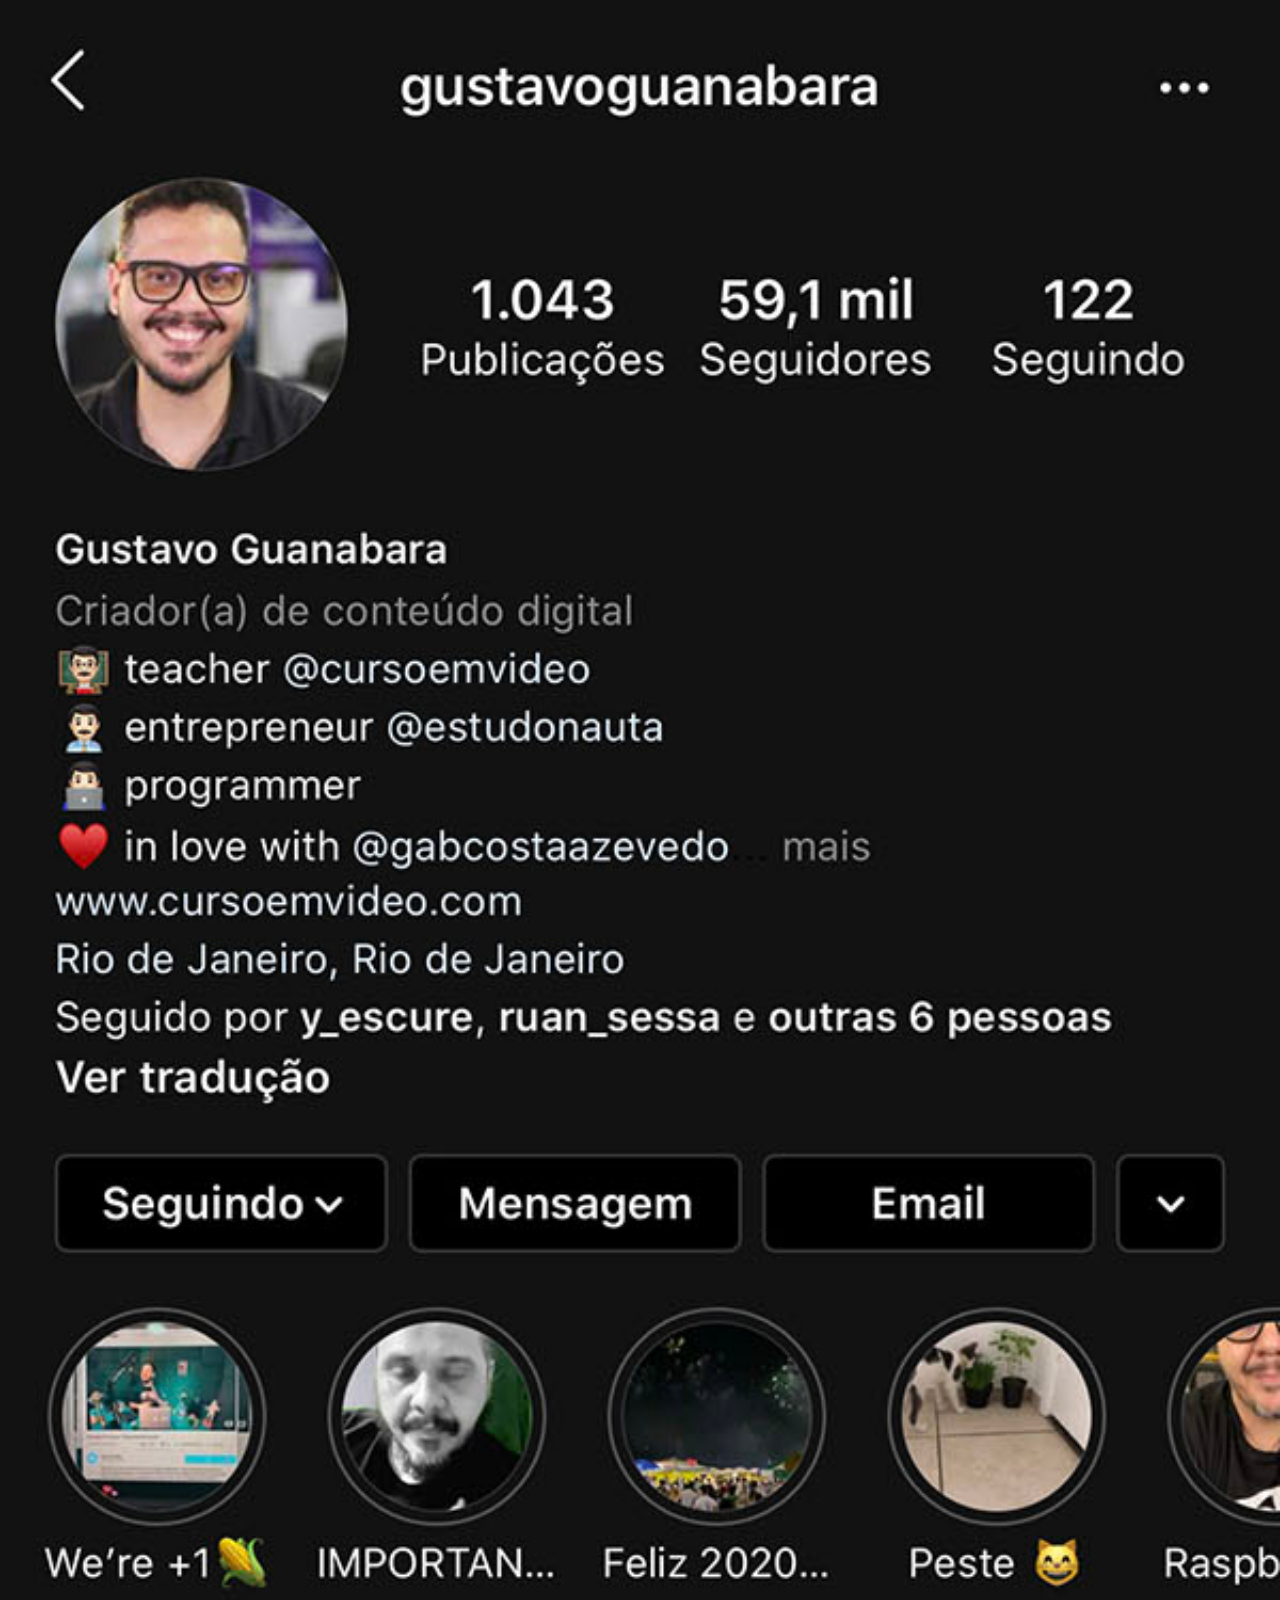
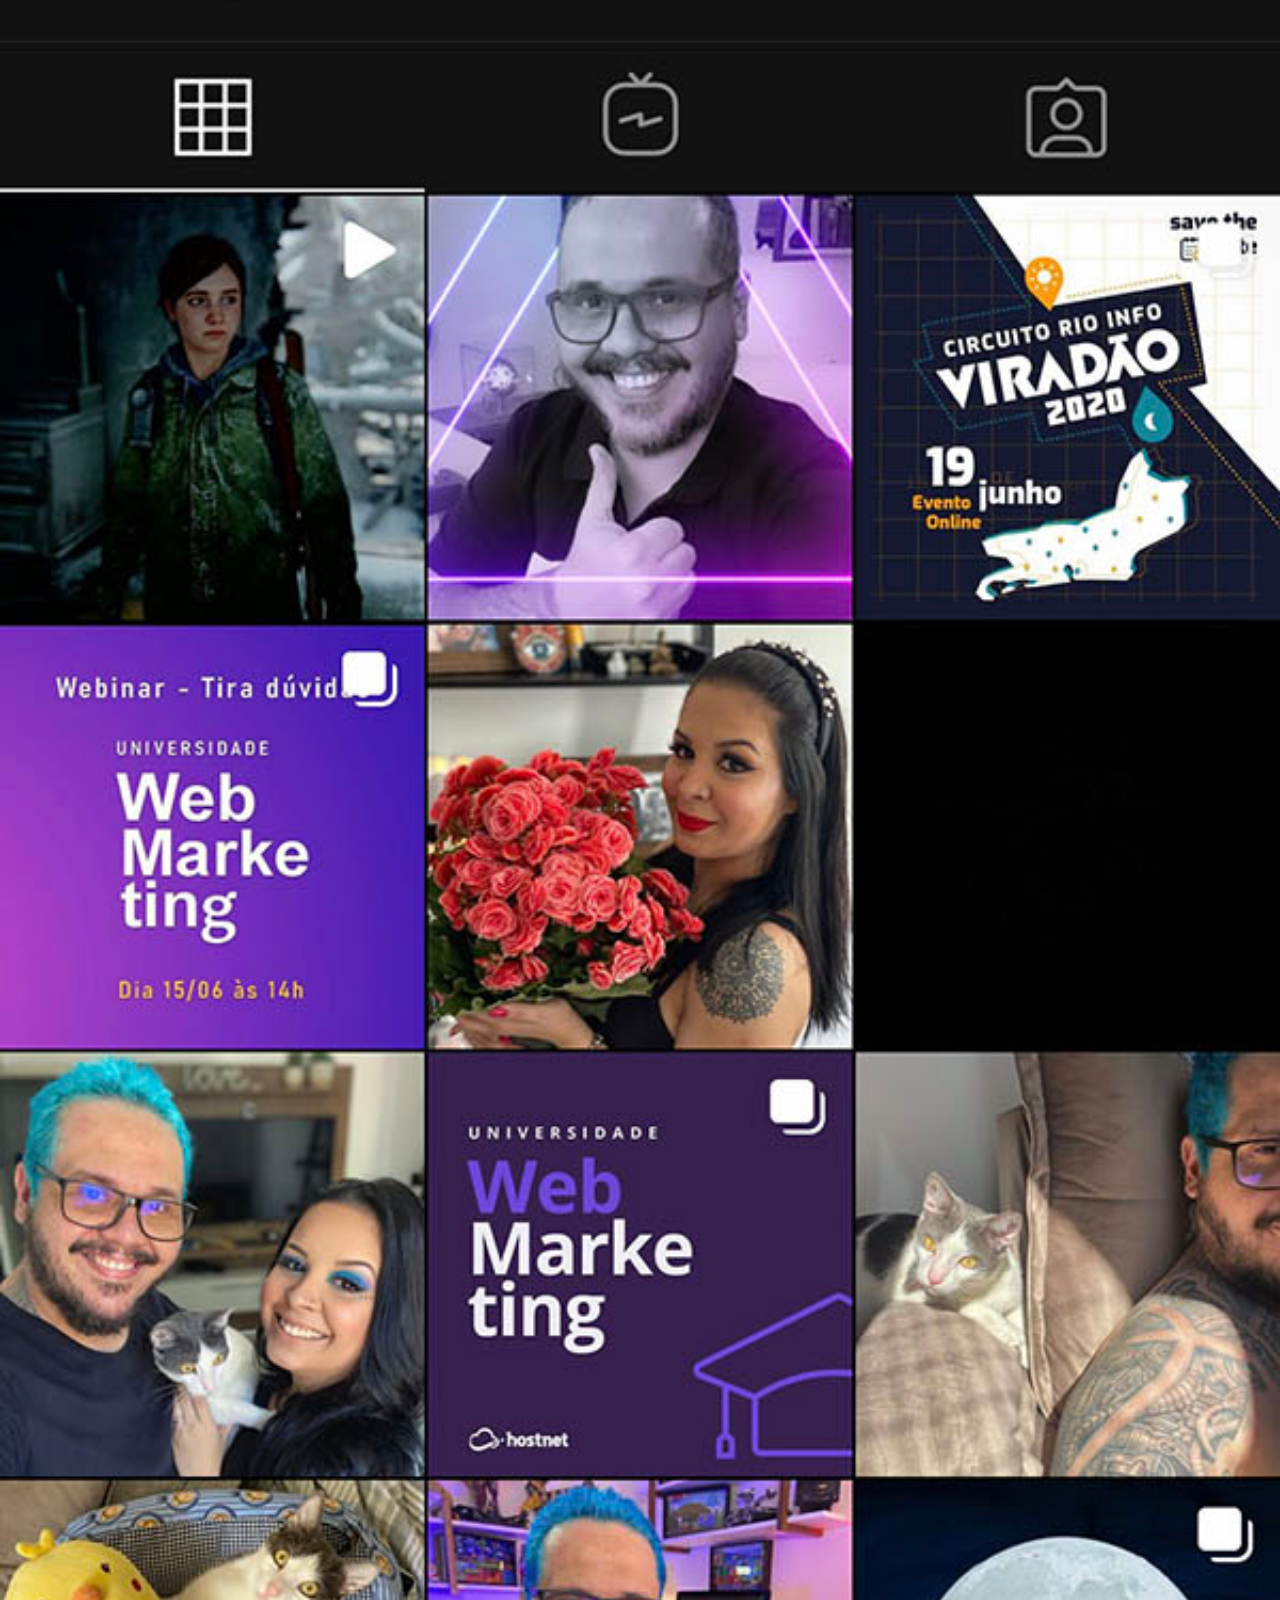
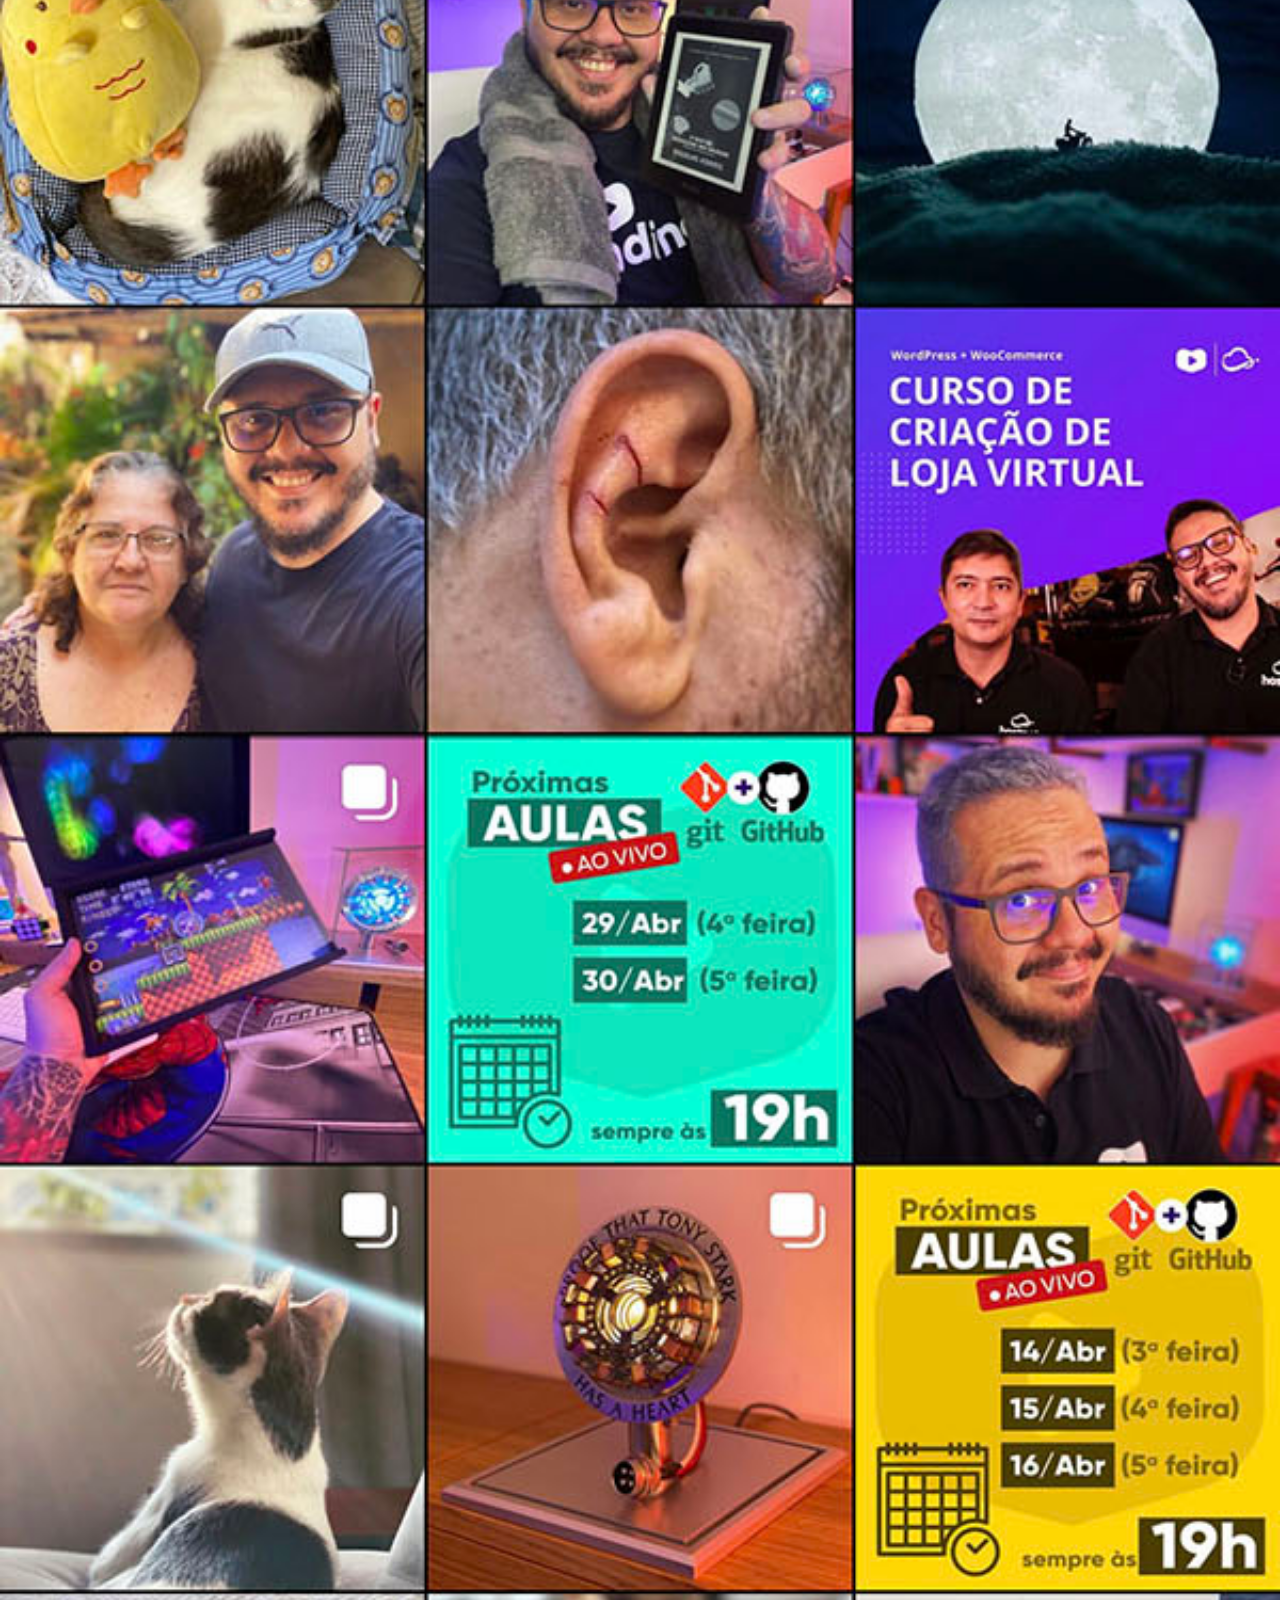
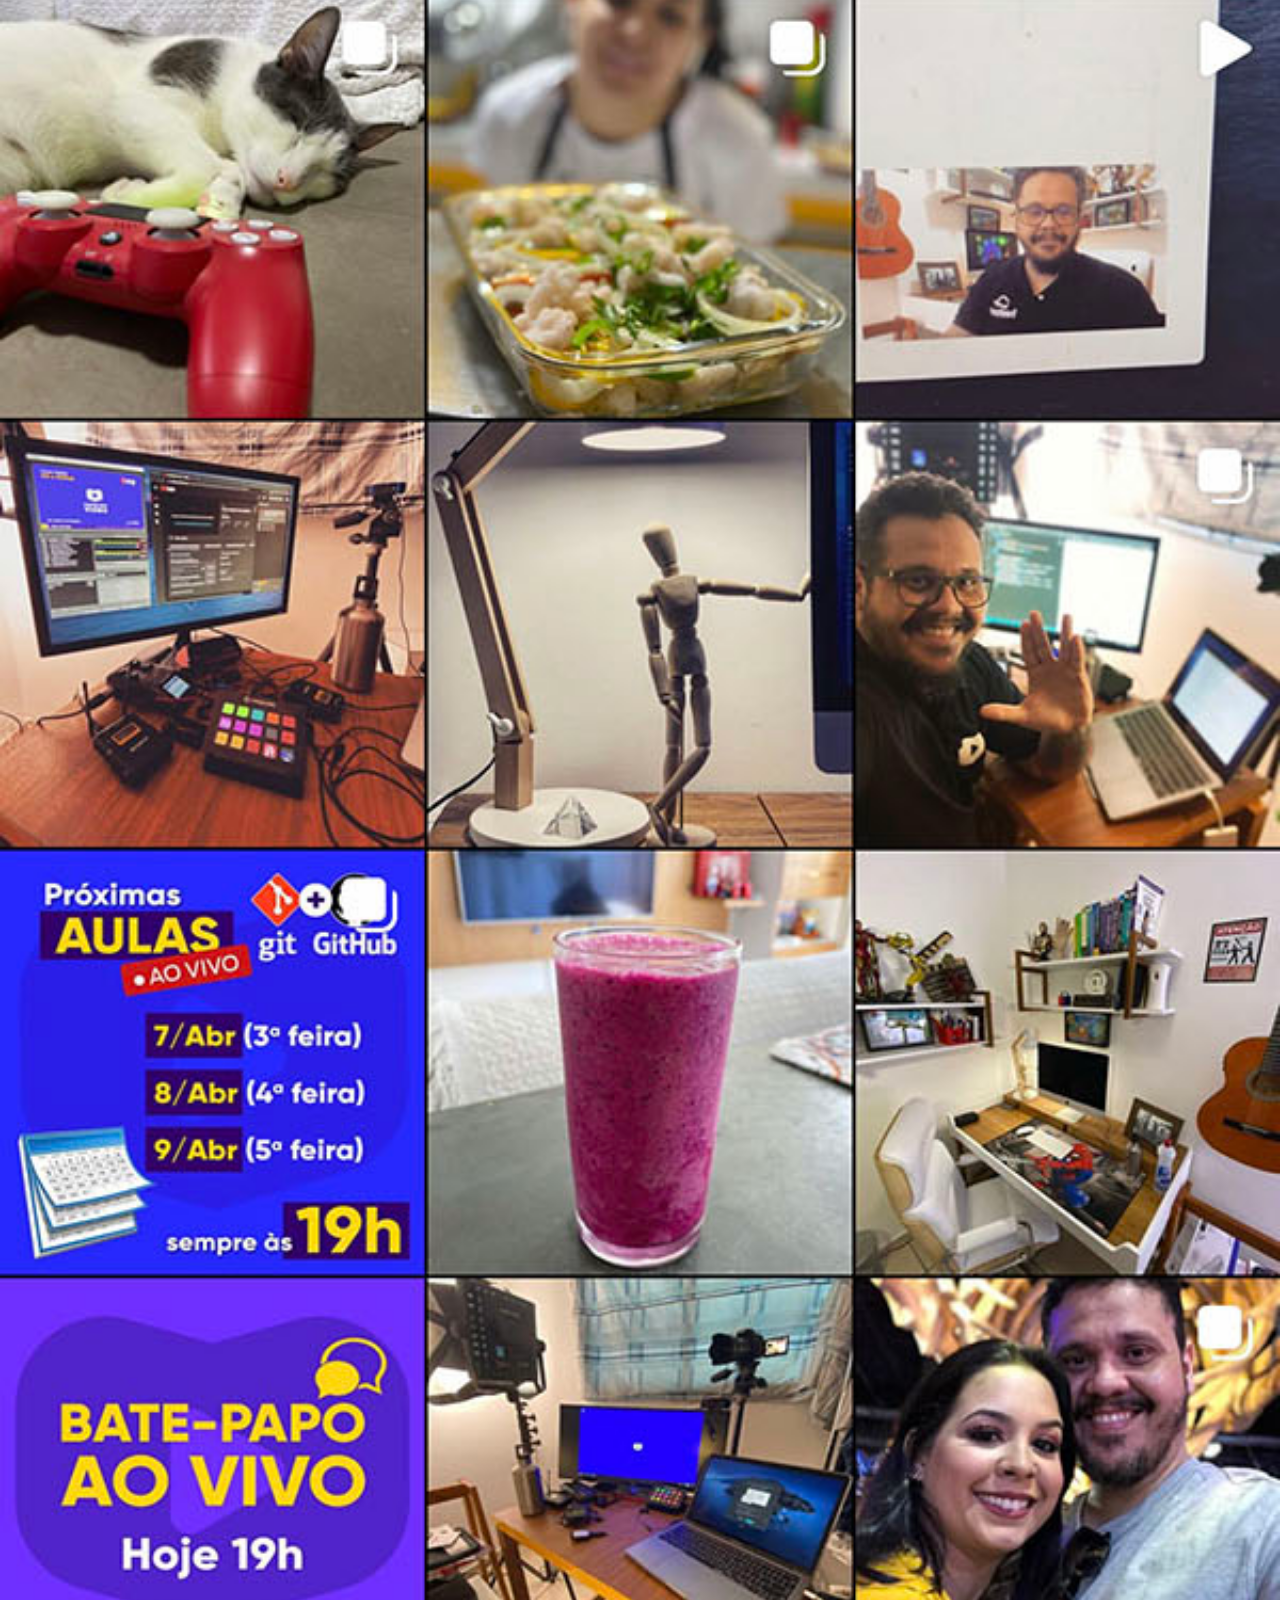
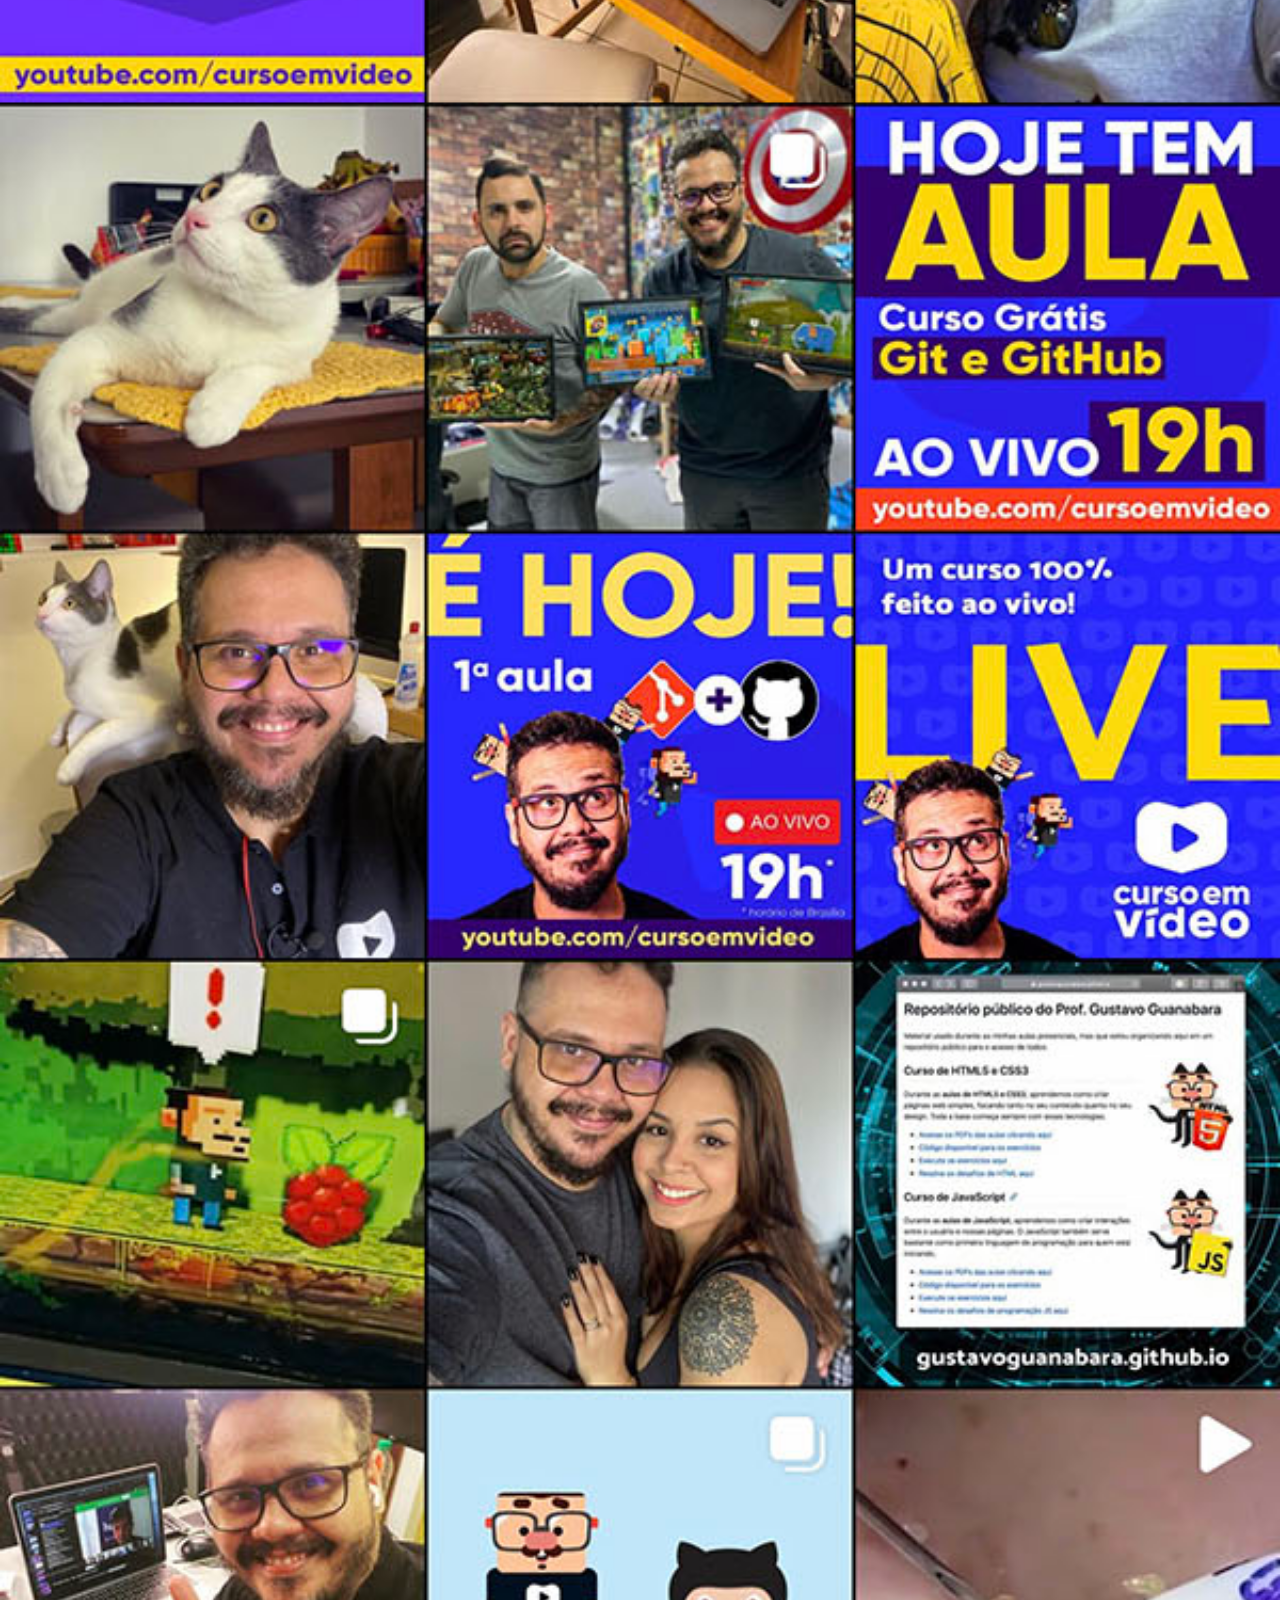
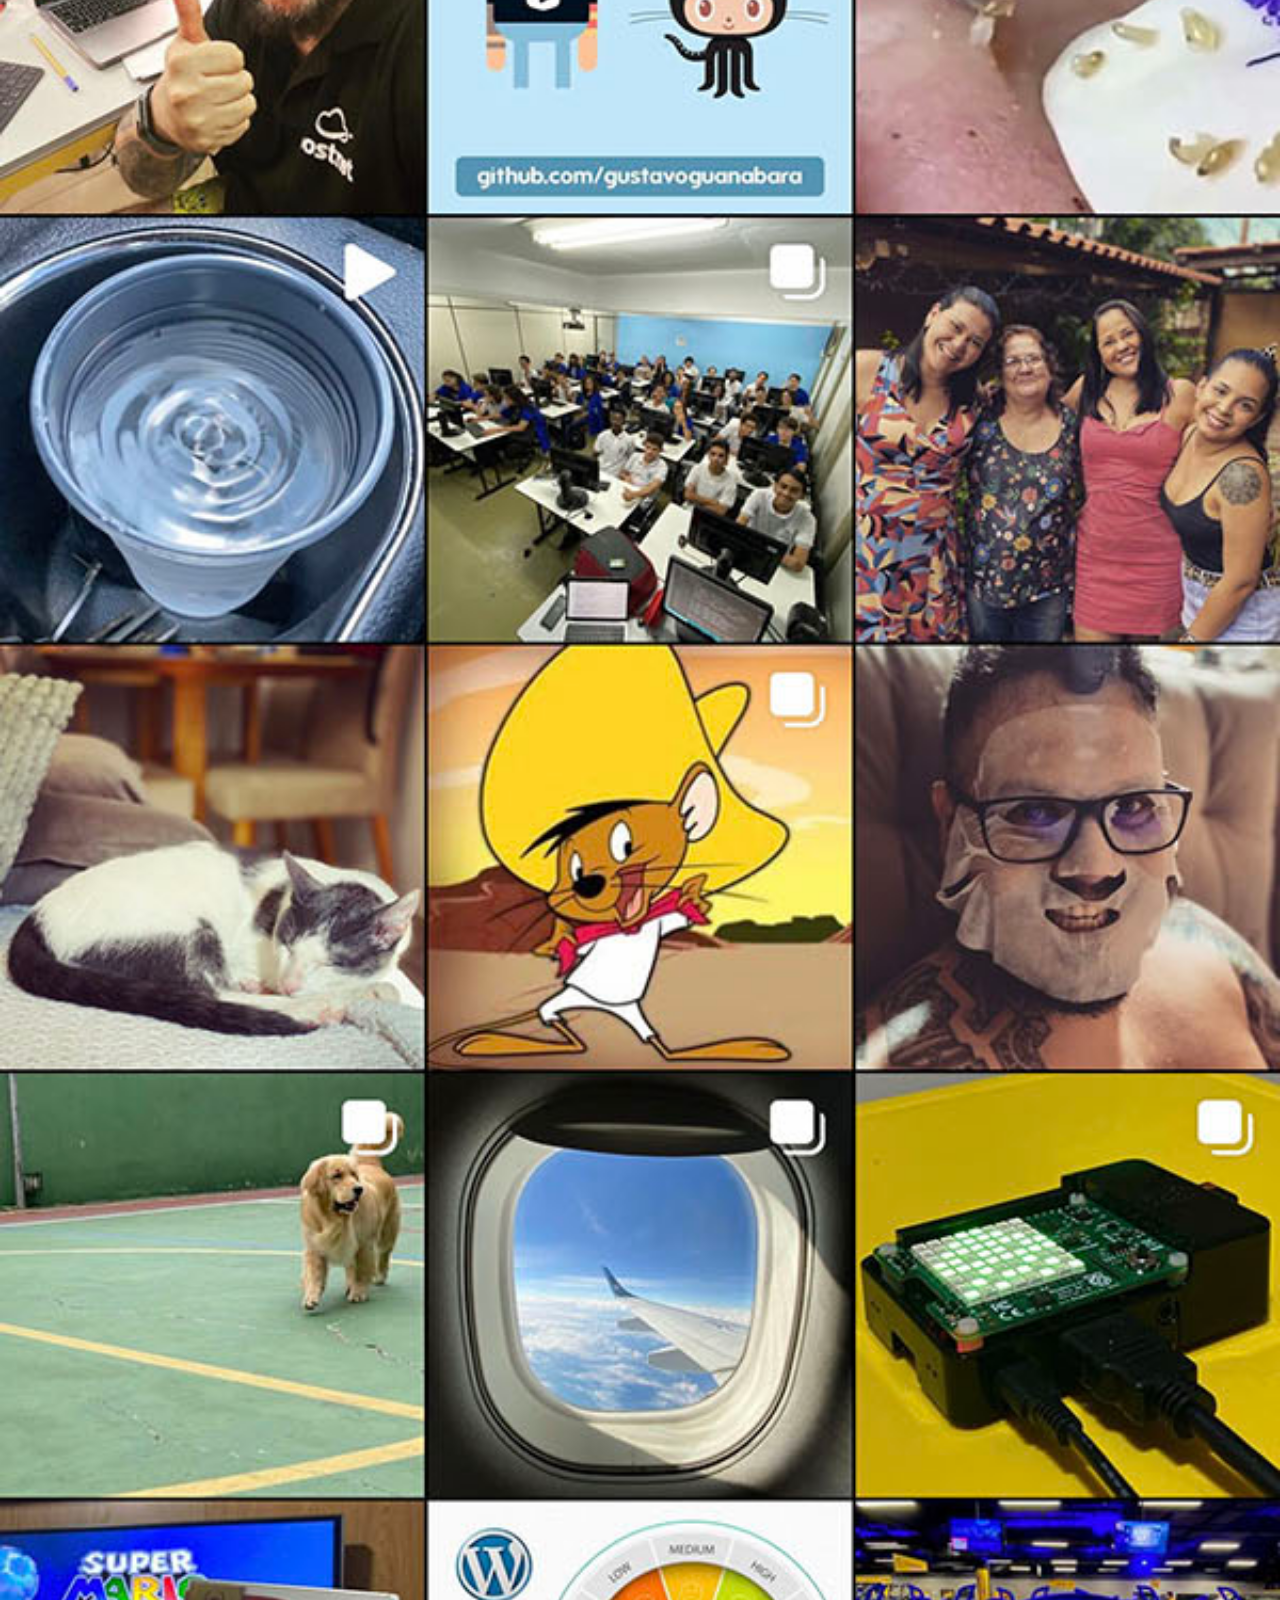
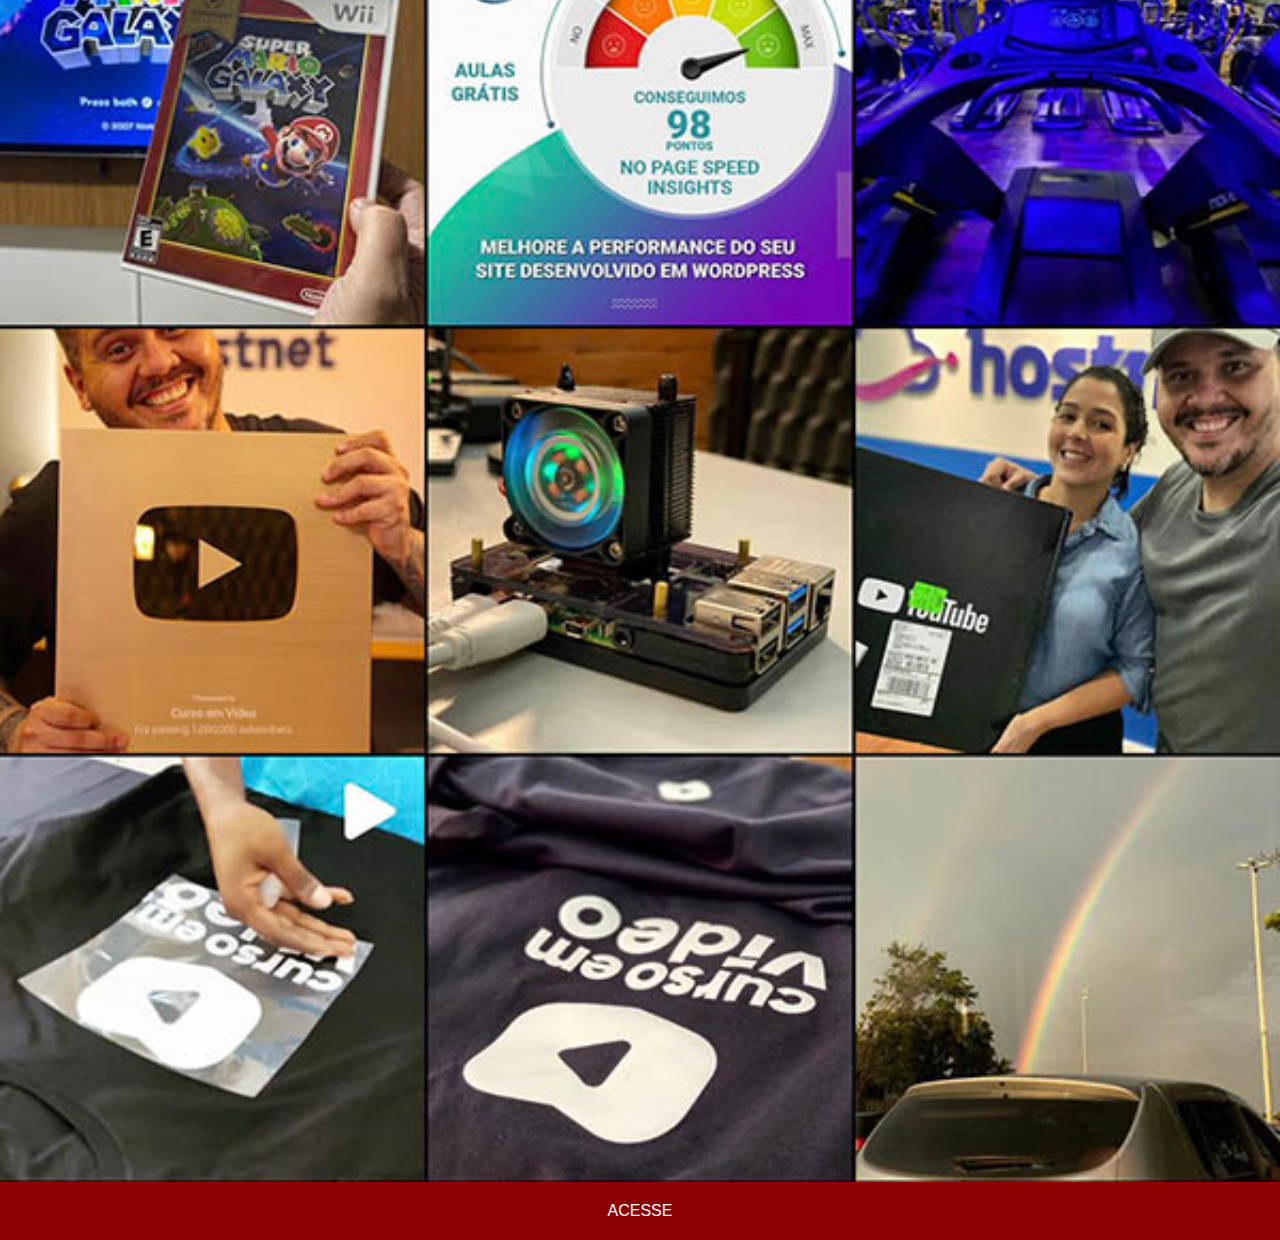
<file: instagramguanabara.html>
<!DOCTYPE html>
<html lang="pt-br">
<head>
    <meta charset="UTF-8">
    <meta name="viewport" content="width=device-width, initial-scale=1.0">
    <title>Instagram</title>
    <link rel="shortcut icon" href="pacote-d013/pacote-d013/favicon.ico" type="image/x-icon">
    <link rel="stylesheet" href="estilos/social.css">
</head>
<body>
    <img src="pacote-d013/pacote-d013/imagens/tela-instagram.jpg" alt="Instagram">
    <a href="https://r.search.yahoo.com/_ylt=AwrFbggcxhpo5gIAoGXz6Qt.;_ylu=Y29sbwNiZjEEcG9zAzEEdnRpZAMEc2VjA3Ny/RV=2/RE=1747794717/RO=10/RU=https%3a%2f%2fwww.instagram.com%2fgustavoguanabara%2f/RK=2/RS=jk5Ss53la2AWtdgJNj1qc5ddKx4-" target="_blank">ACESSE</a>
</body>
</html>
</file>
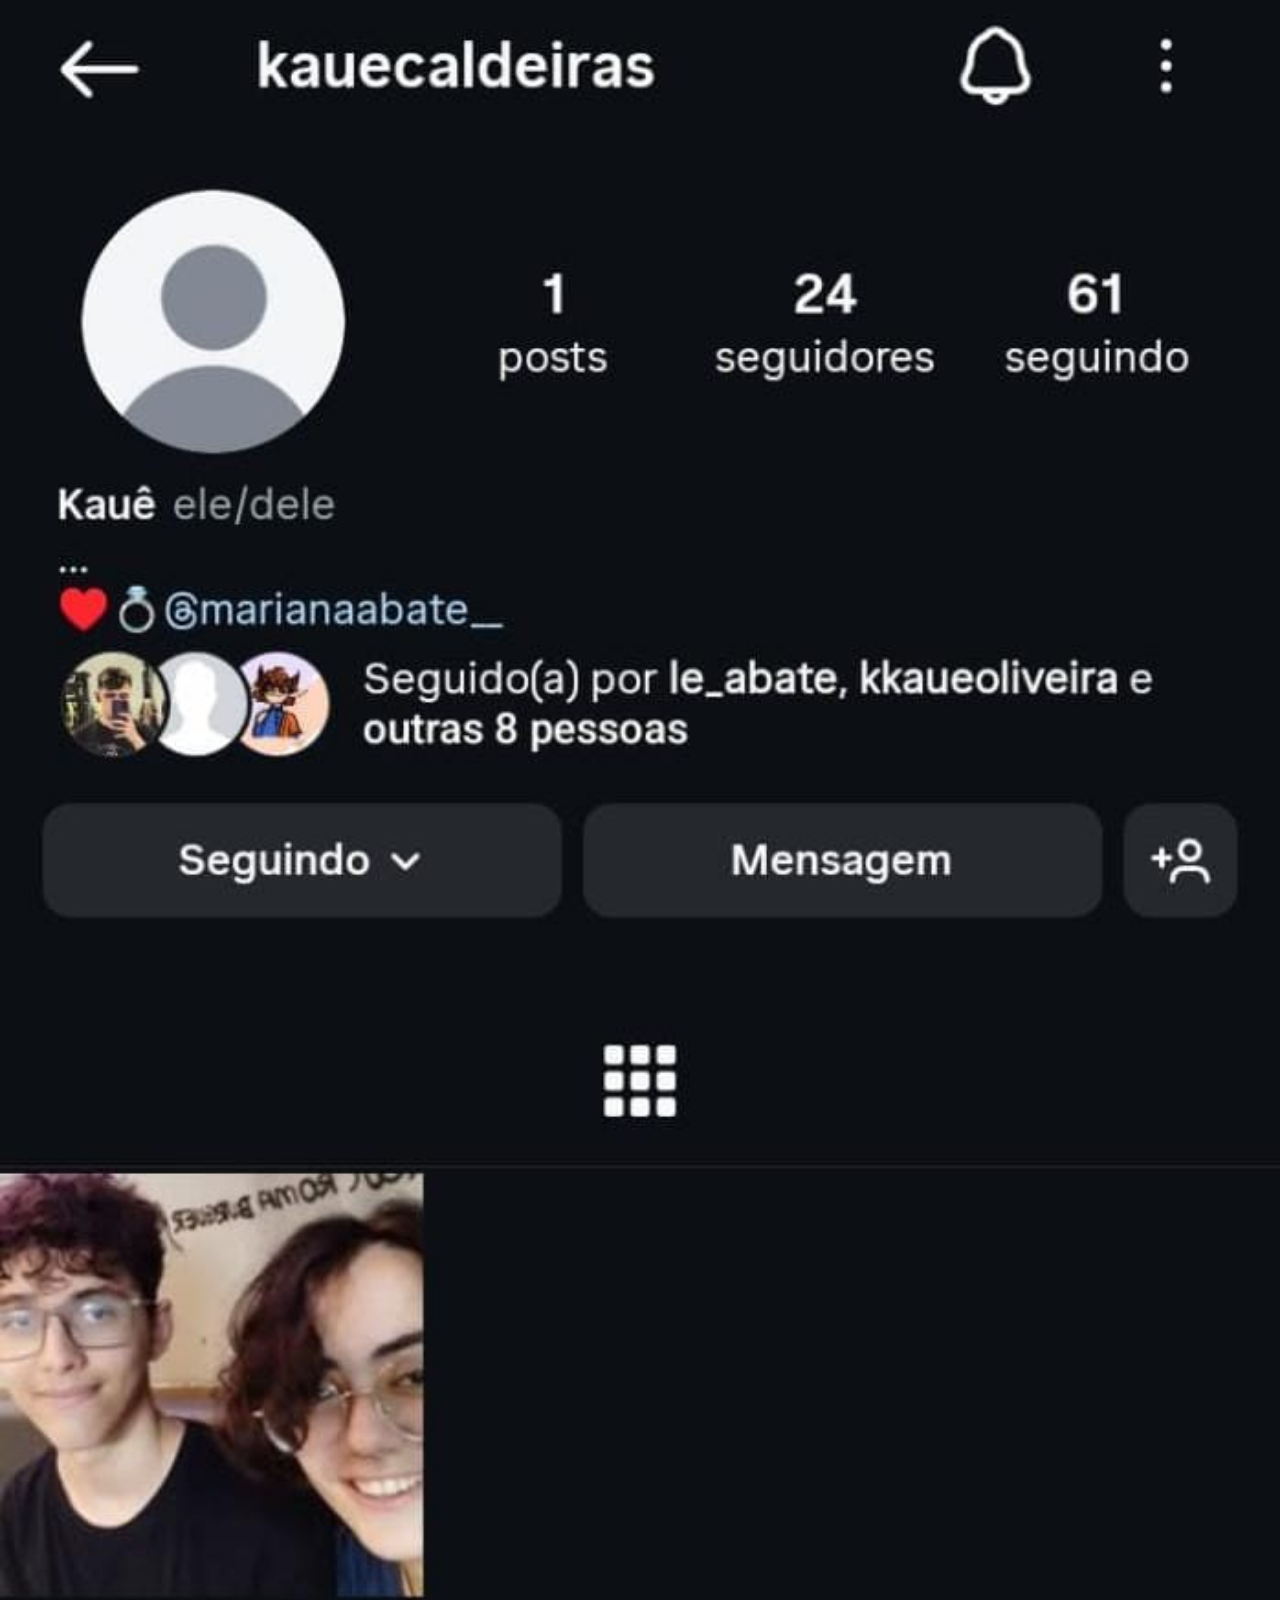
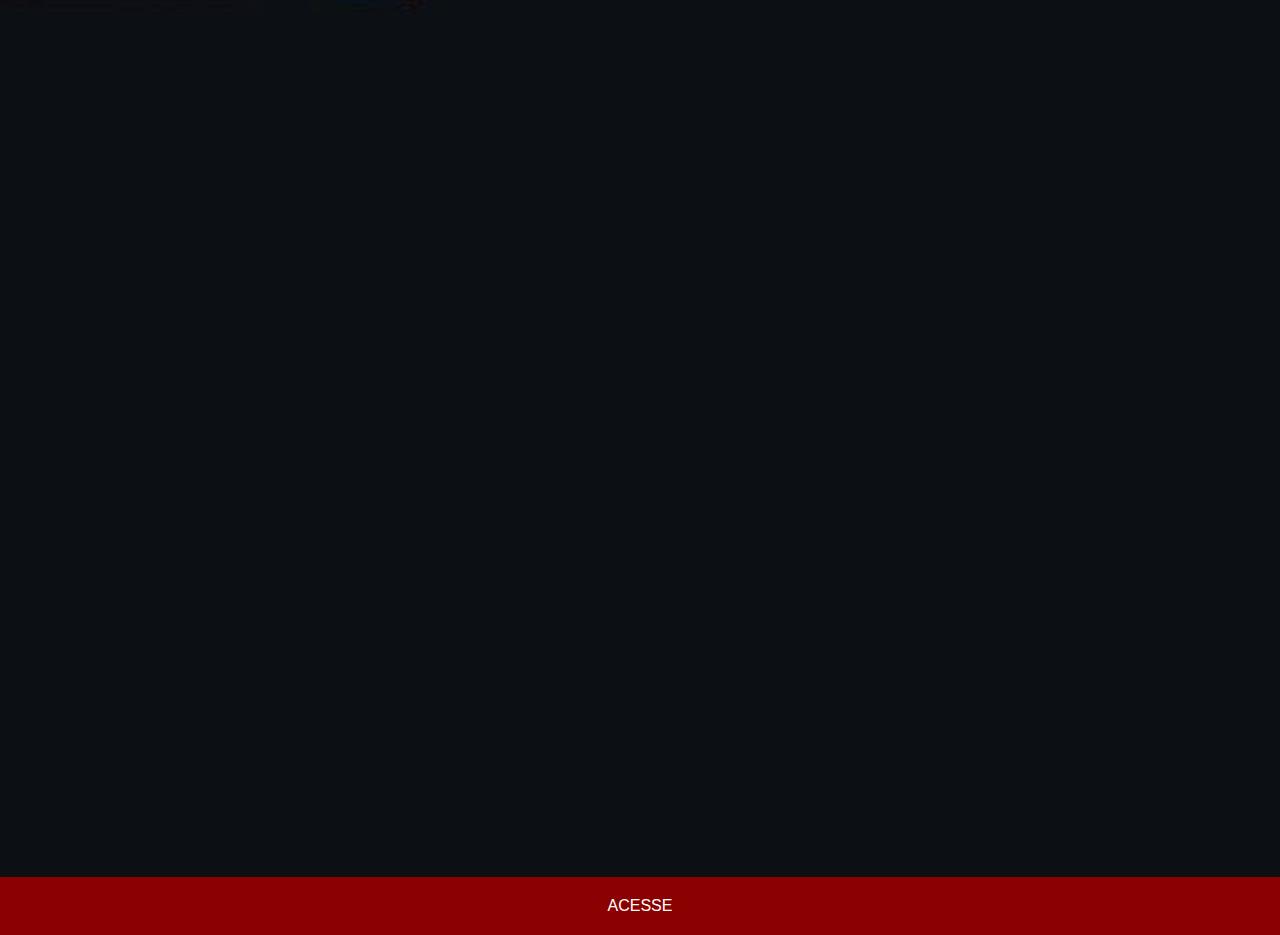
<file: instagramkaue.html>
<!DOCTYPE html>
<html lang="pt-br">
<head>
    <meta charset="UTF-8">
    <meta name="viewport" content="width=device-width, initial-scale=1.0">
    <title>Instagram</title>
    <link rel="shortcut icon" href="pacote-d013/pacote-d013/favicon.ico" type="image/x-icon">
    <link rel="stylesheet" href="estilos/social.css">
</head>
<body>
    <img src="pacote-d013/pacote-d013/imagens/tela-instagram-kaue.jpeg" alt="Instagram do Kauê">
    <a href="https://r.search.yahoo.com/_ylt=AwrhbSVUBR1okIsBoOLz6Qt.;_ylu=Y29sbwNiZjEEcG9zAzEEdnRpZAMEc2VjA3Ny/RV=2/RE=1747941972/RO=10/RU=https%3a%2f%2fwww.instagram.com%2fkauecaldeiras%2f/RK=2/RS=RZ4.T_YHtcJYhdboE5ZxouhrudM-">ACESSE</a>
</body>
</html>
</file>
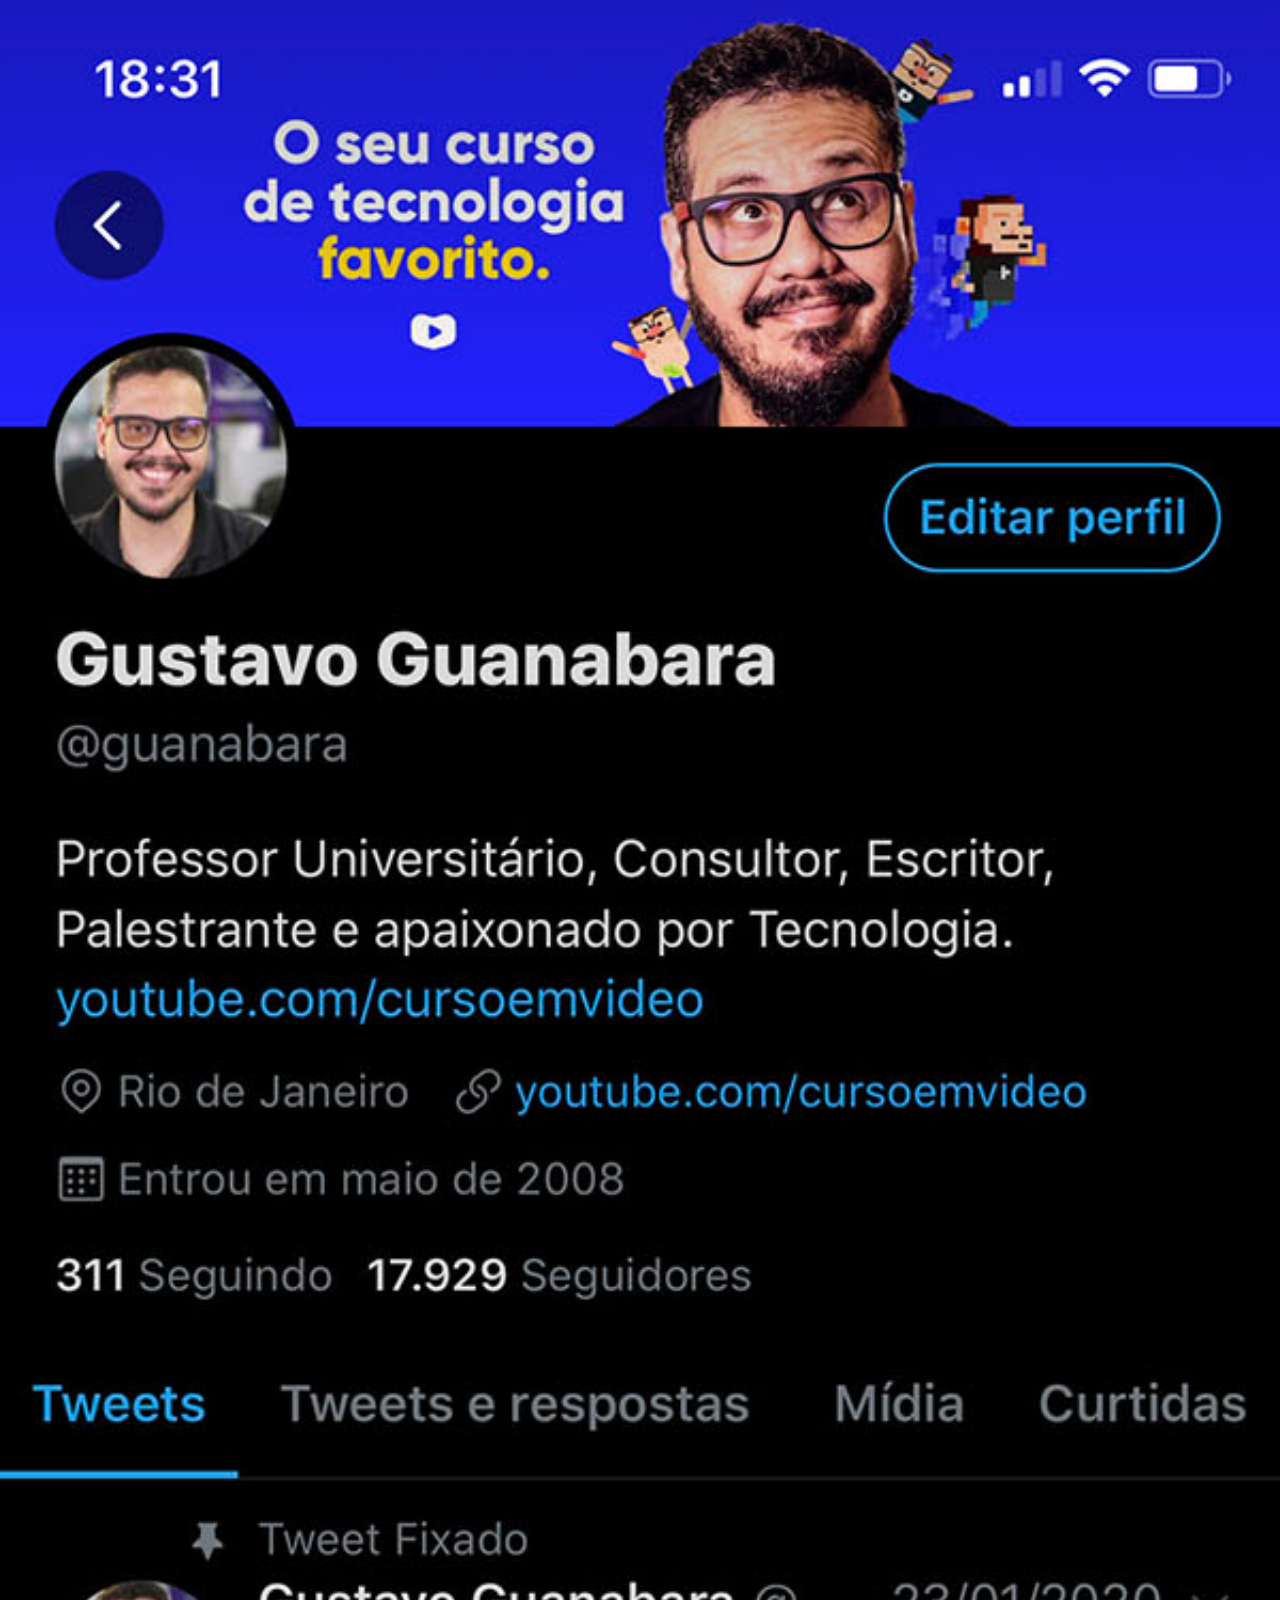
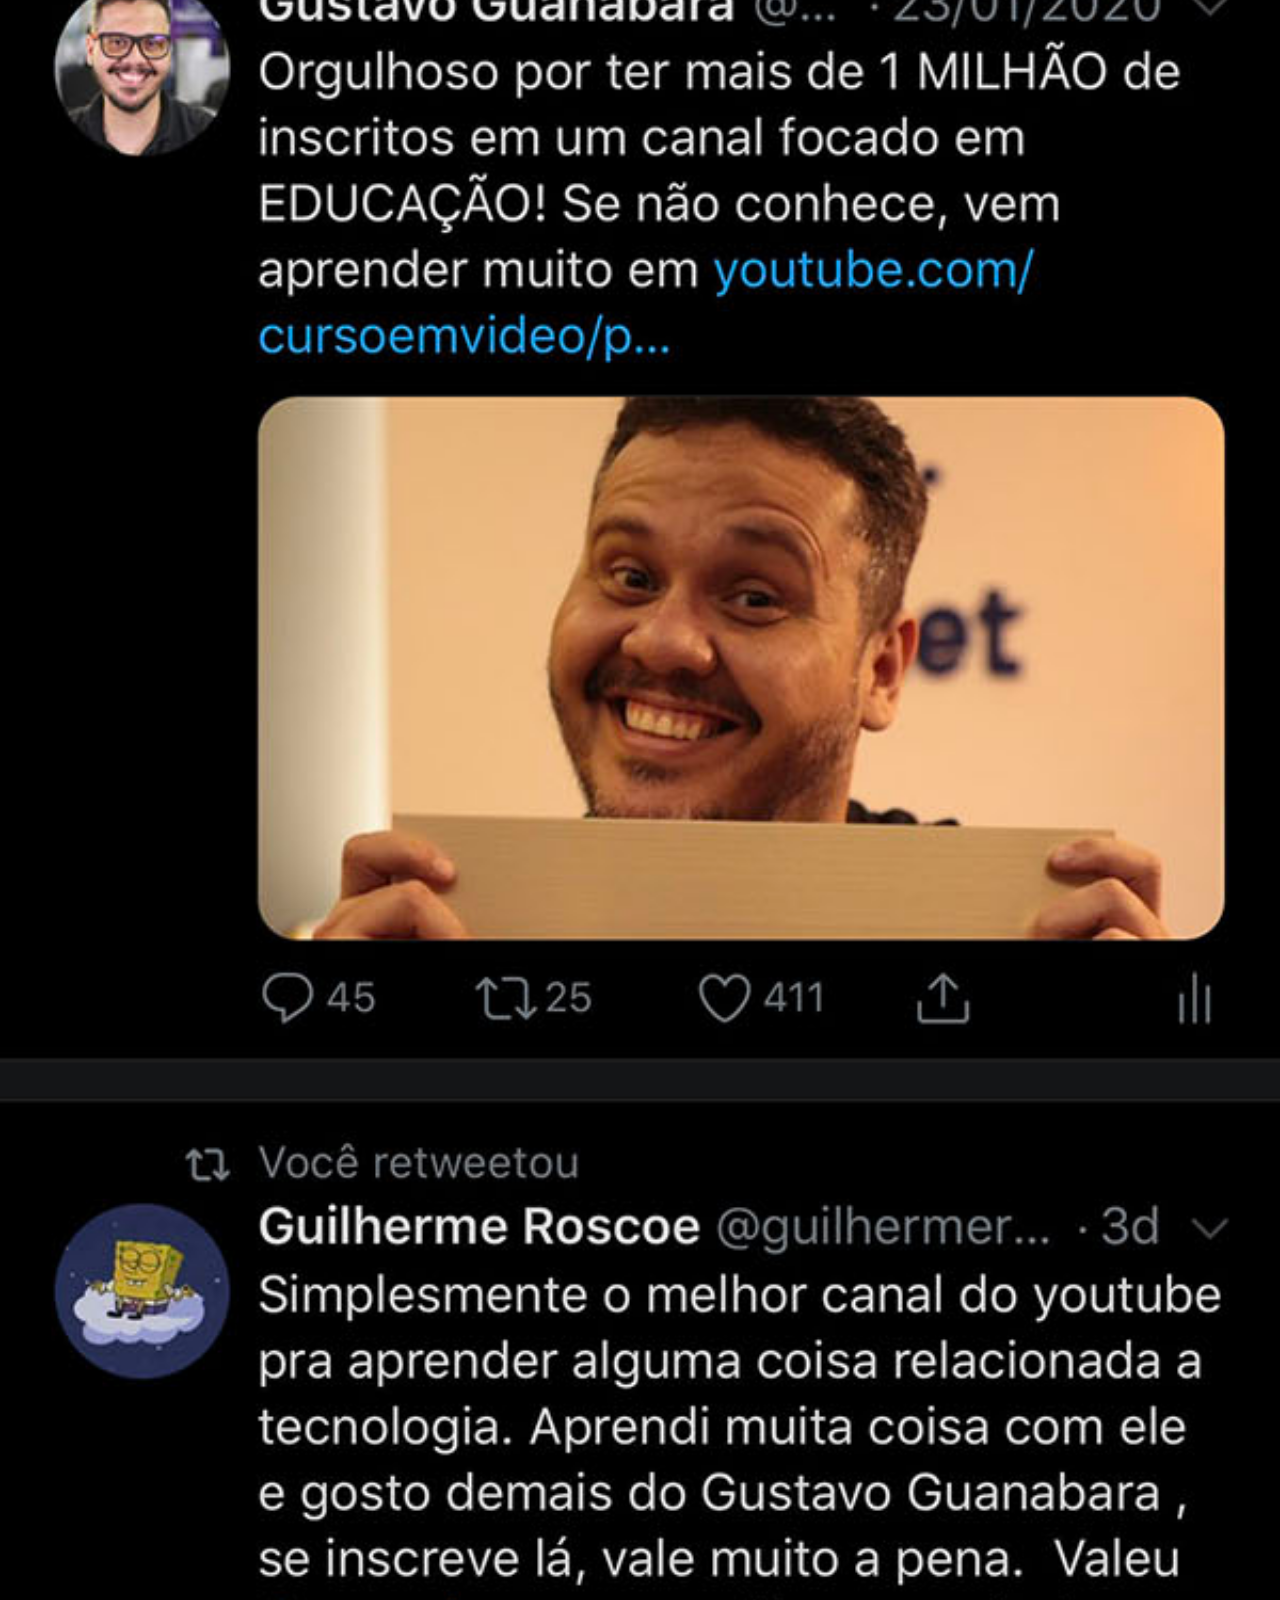
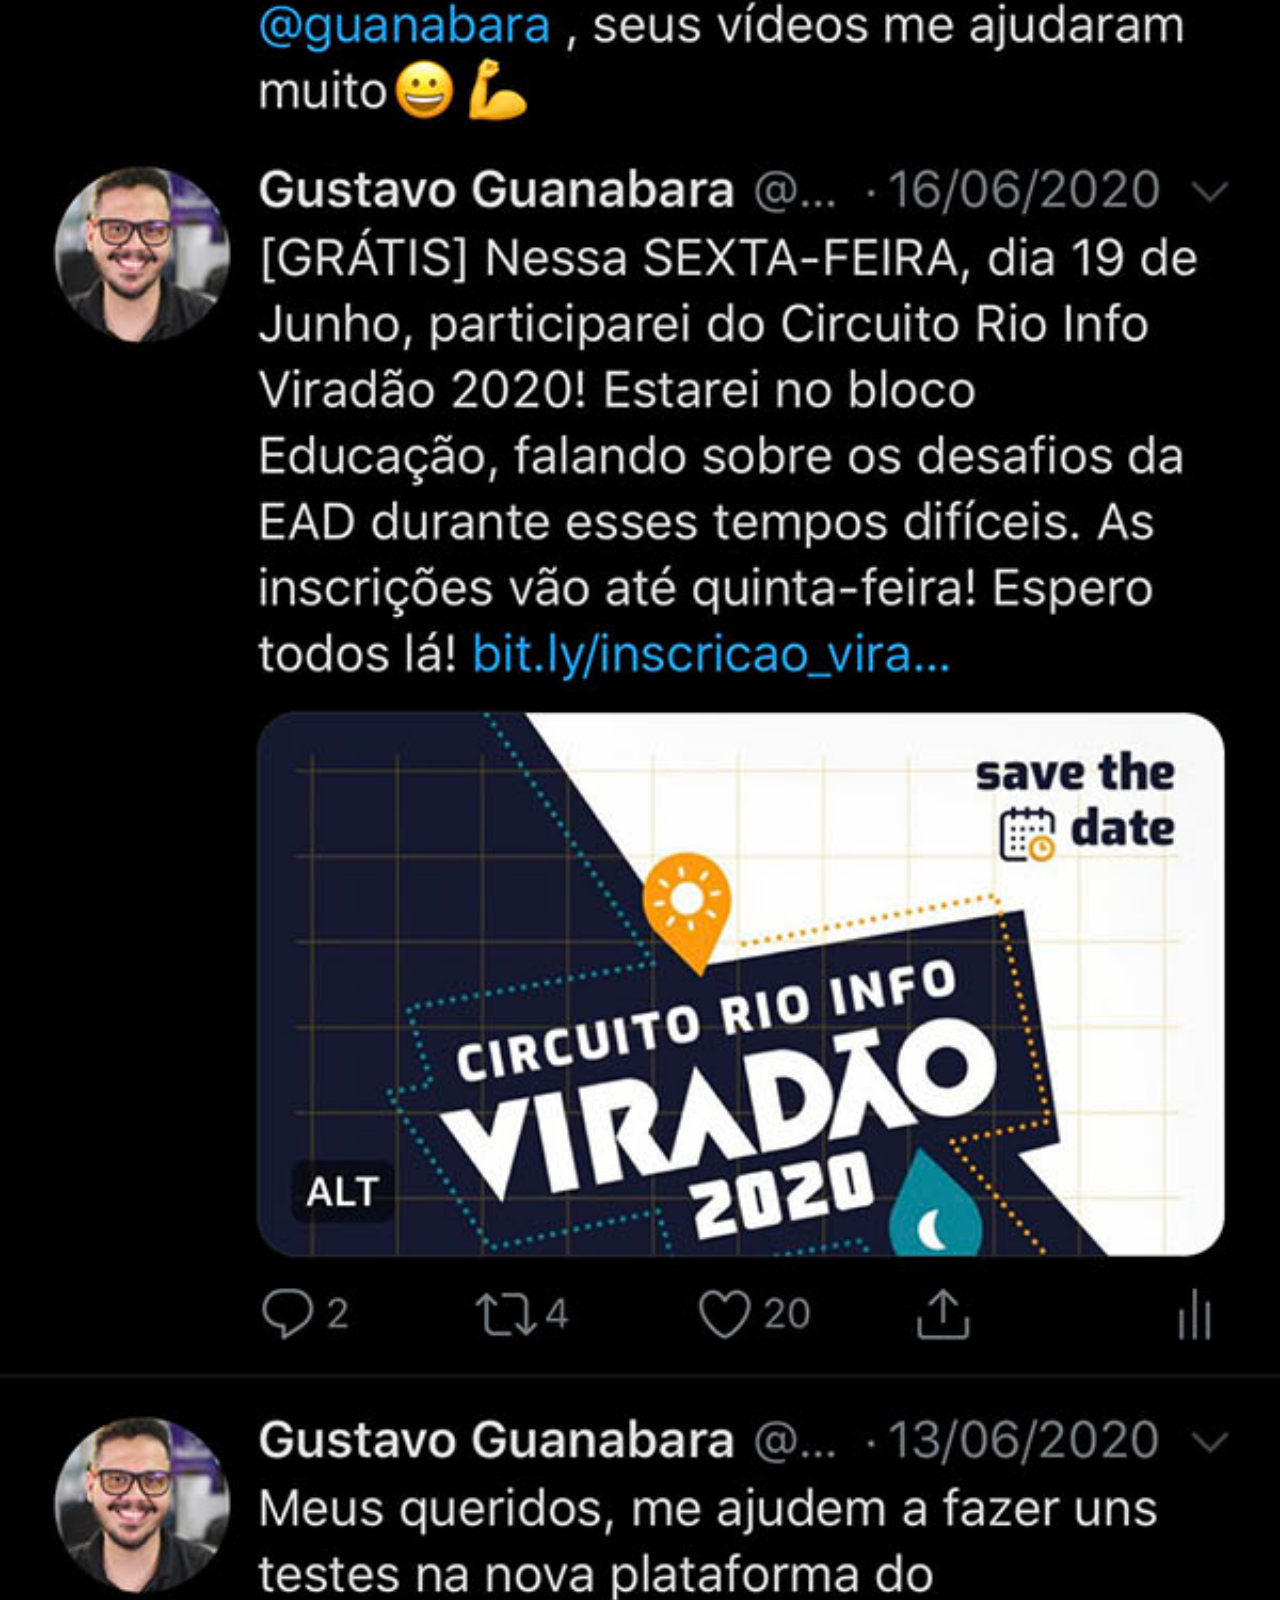
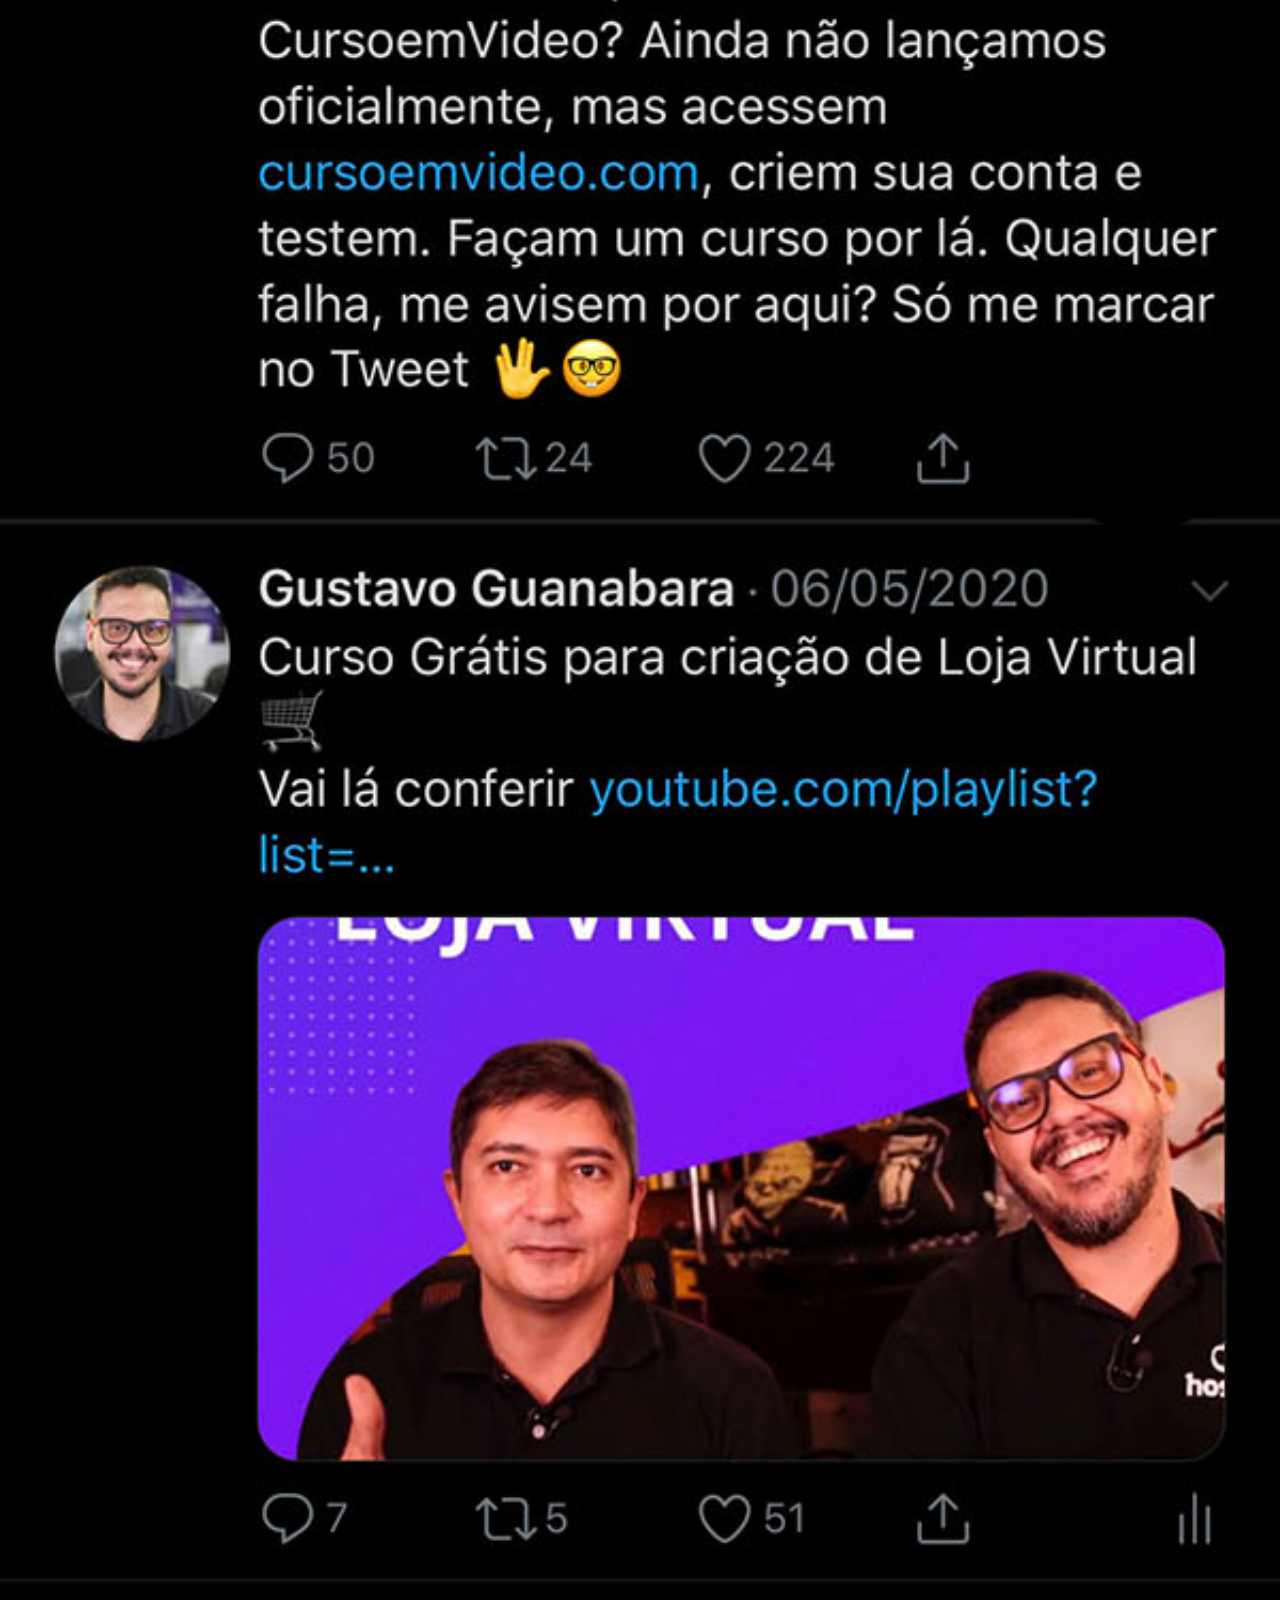
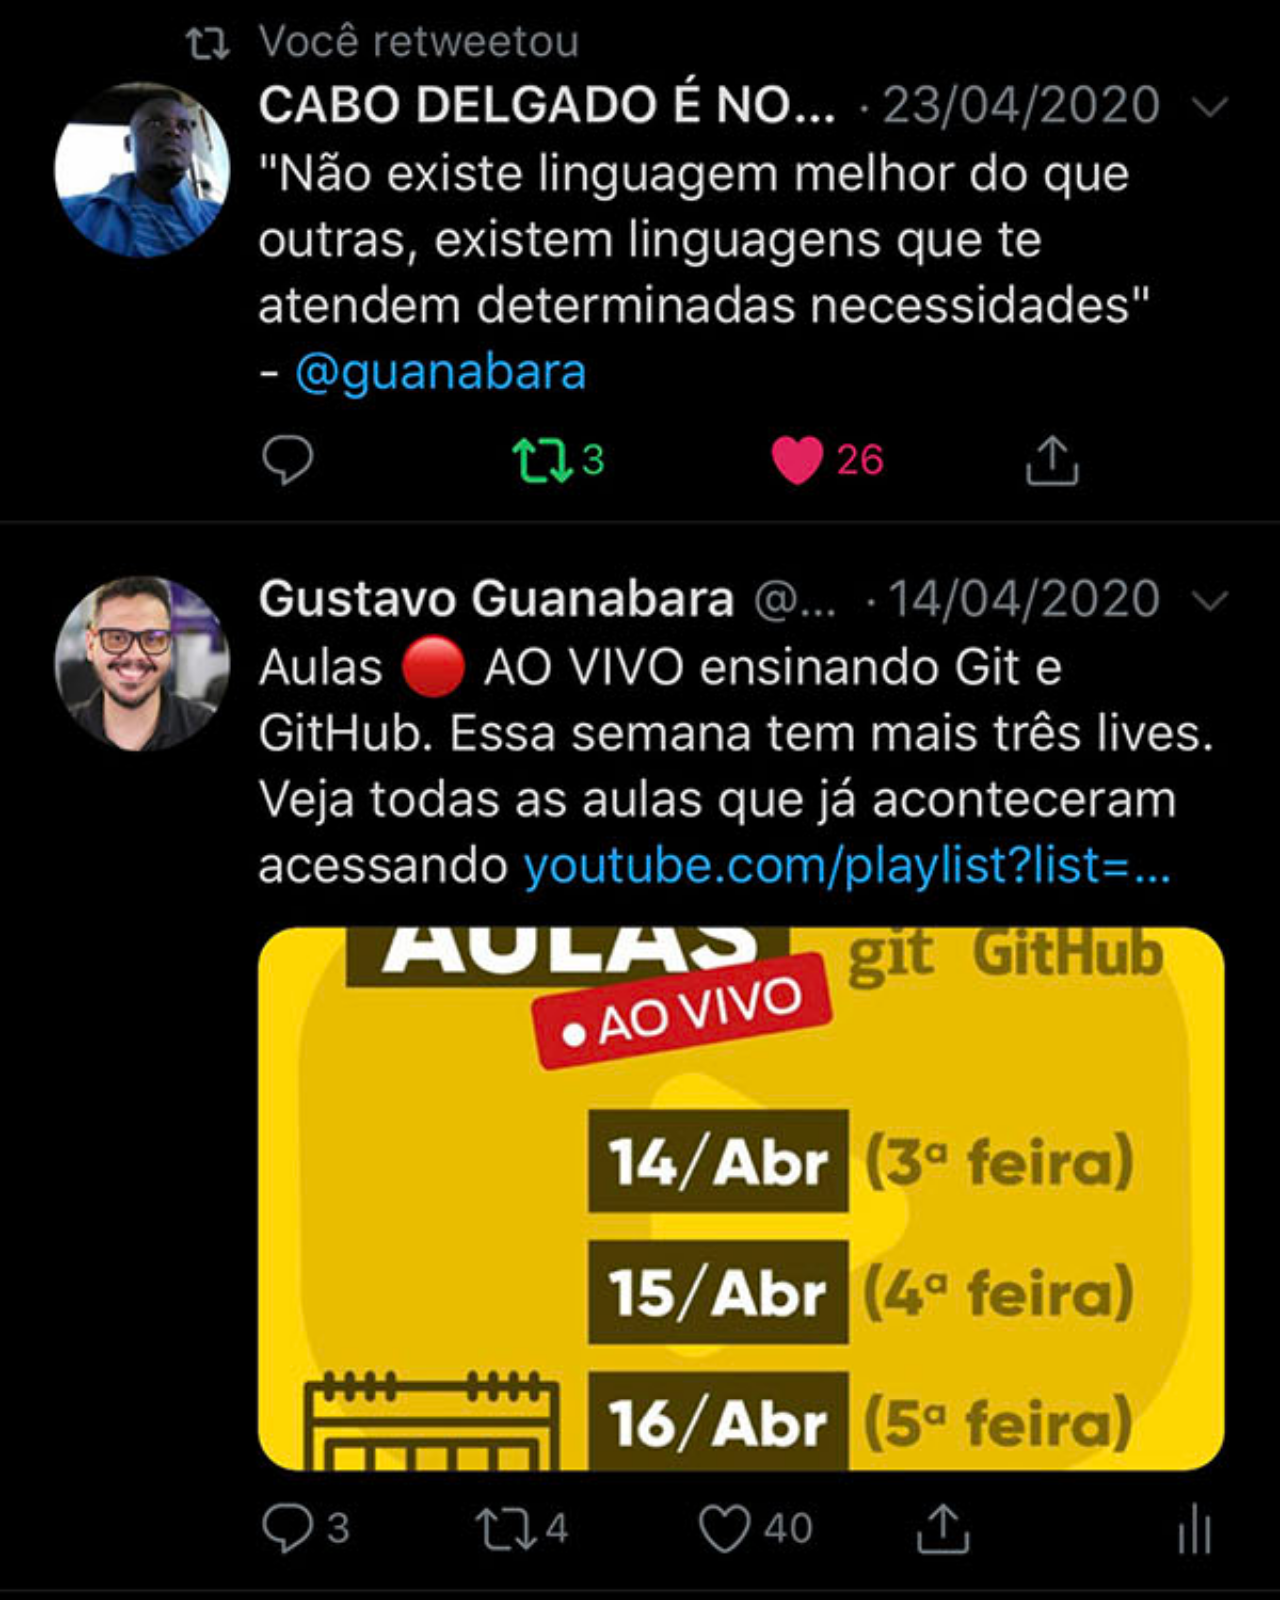
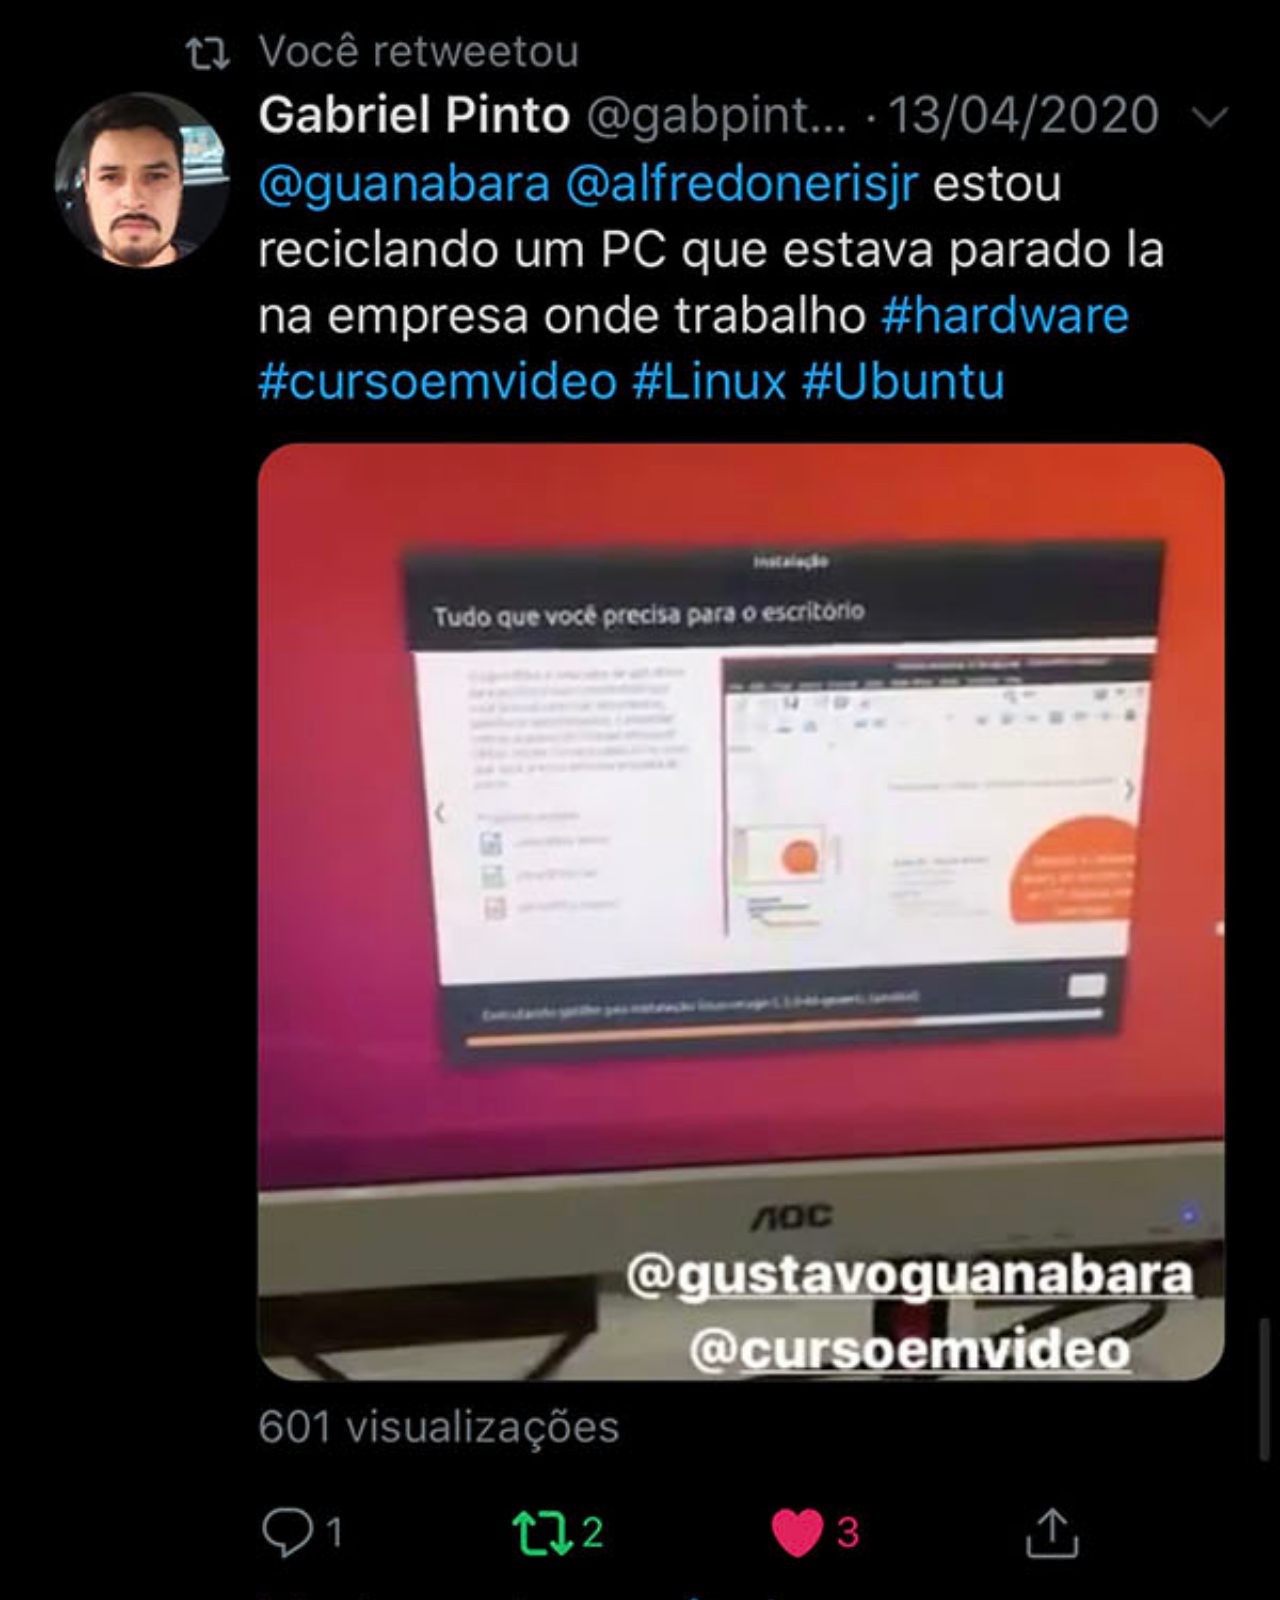
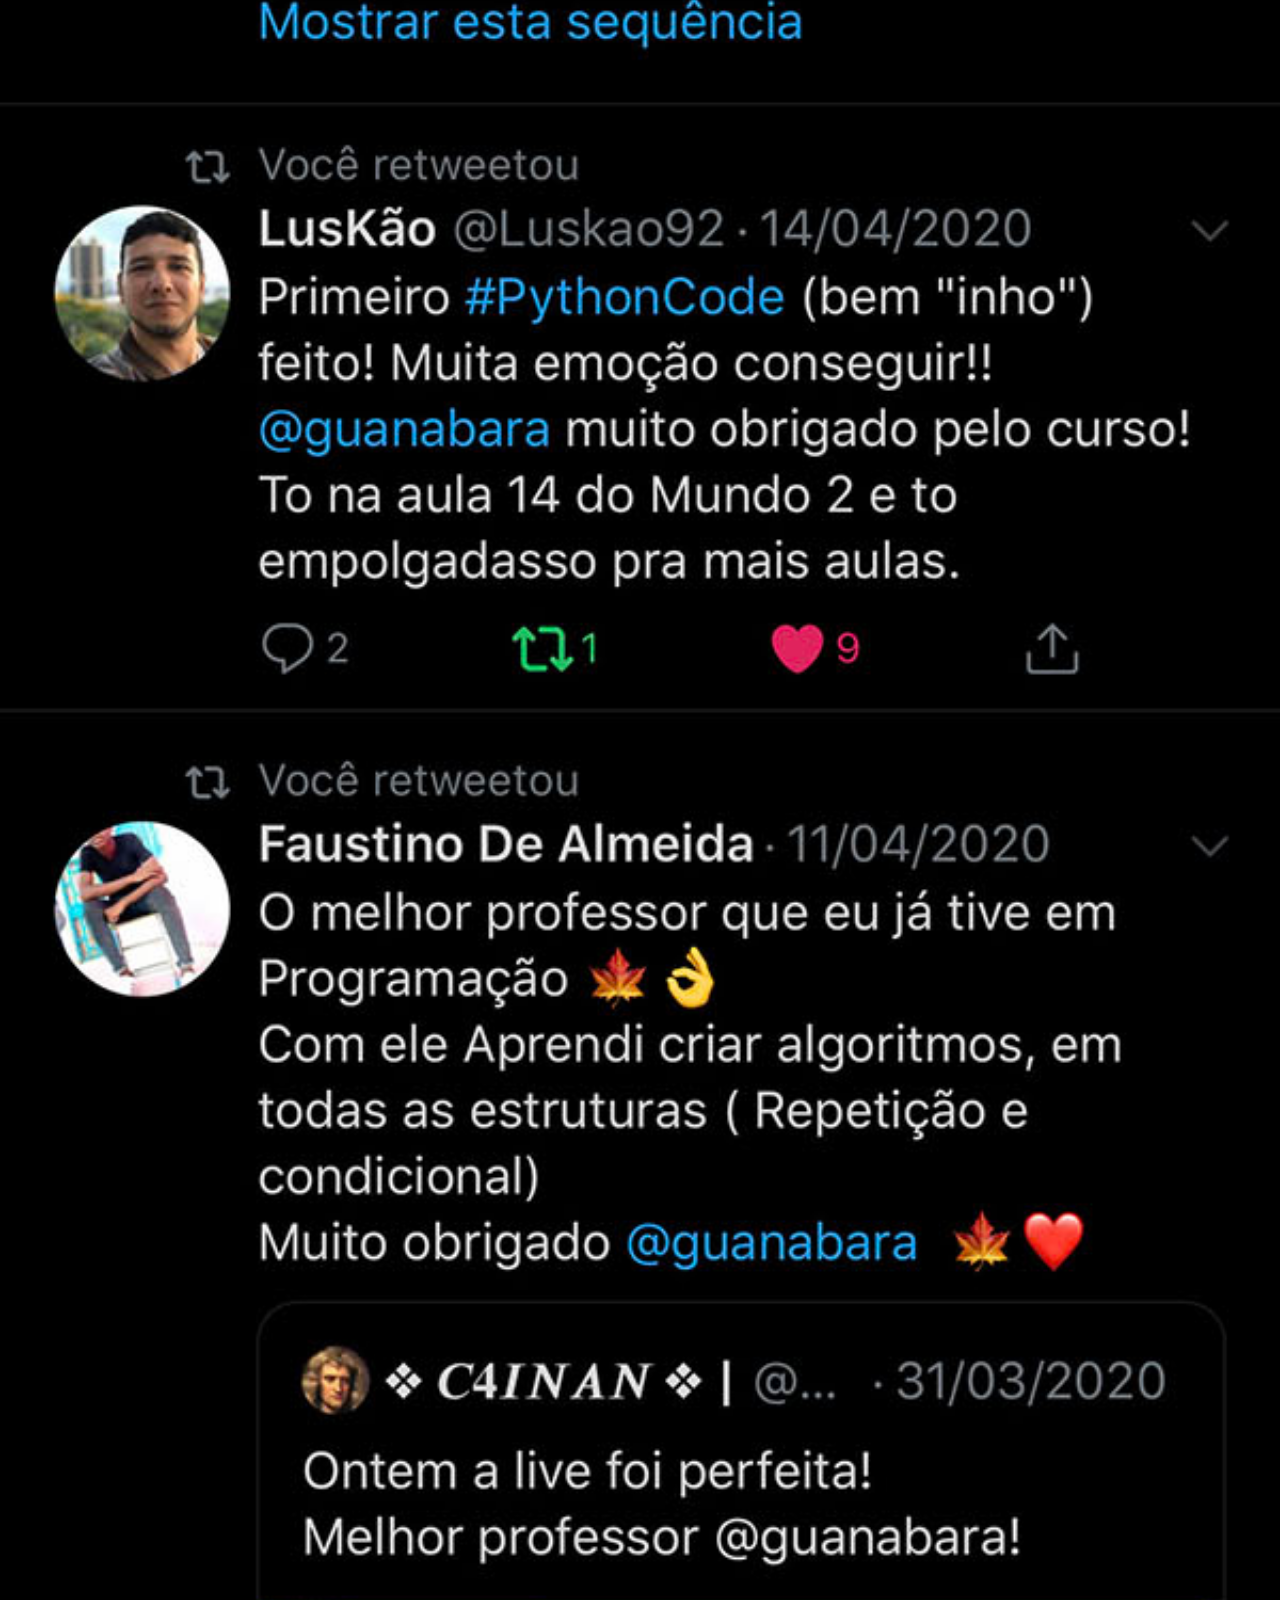
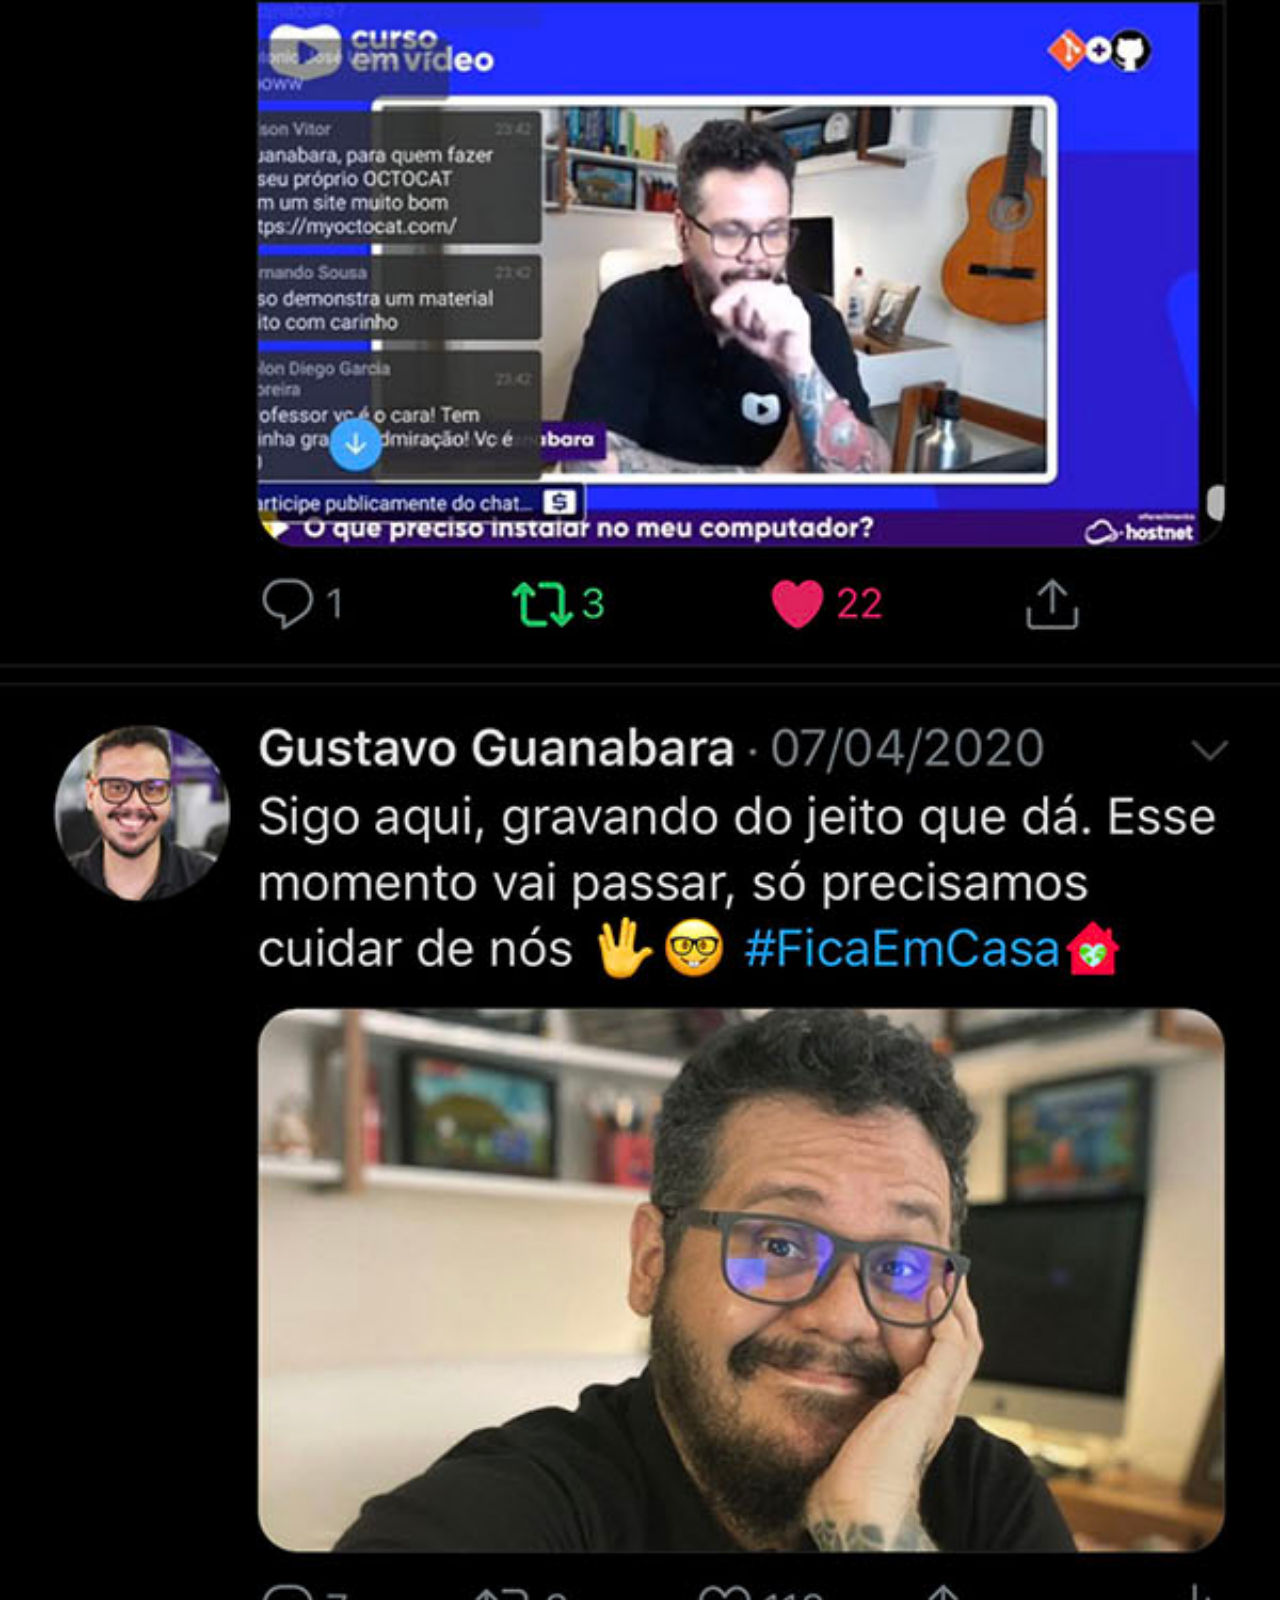
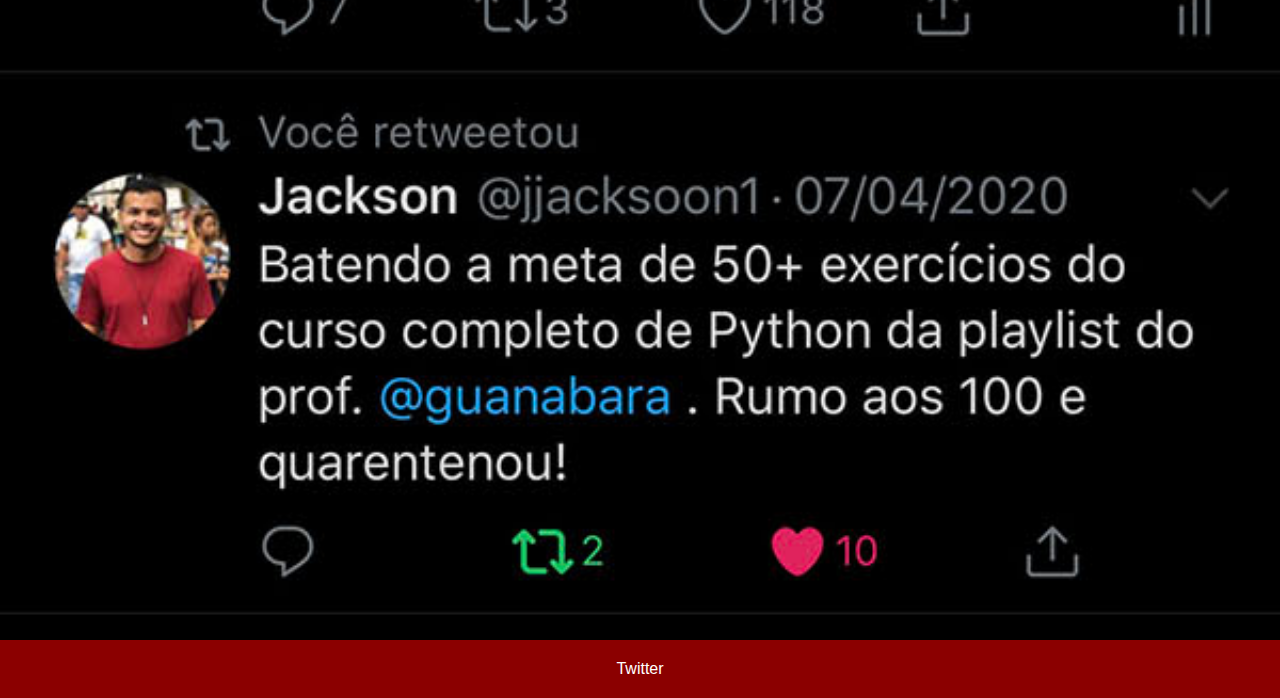
<file: twitter.html>
<!DOCTYPE html>
<html lang="pt-br">
<head>
    <meta charset="UTF-8">
    <meta name="viewport" content="width=device-width, initial-scale=1.0">
    <title>Twitter</title>
    <link rel="shortcut icon" href="pacote-d013/pacote-d013/favicon.ico" type="image/x-icon">
    <link rel="stylesheet" href="estilos/social.css">
</head>
<body>
    <img src="pacote-d013/pacote-d013/imagens/tela-twitter.jpg" alt="Twitter">
    <a href="https://r.search.yahoo.com/_ylt=Awril0_zxhpoDAIAiObz6Qt.;_ylu=Y29sbwNiZjEEcG9zAzEEdnRpZAMEc2VjA3Ny/RV=2/RE=1747794932/RO=10/RU=https%3a%2f%2ftwitter.com%2fguanabara/RK=2/RS=CuZ.Et82dAi3Hg.7gpQn.ENfksA-" target="_blank">Twitter</a>
</body>
</html>
</file>
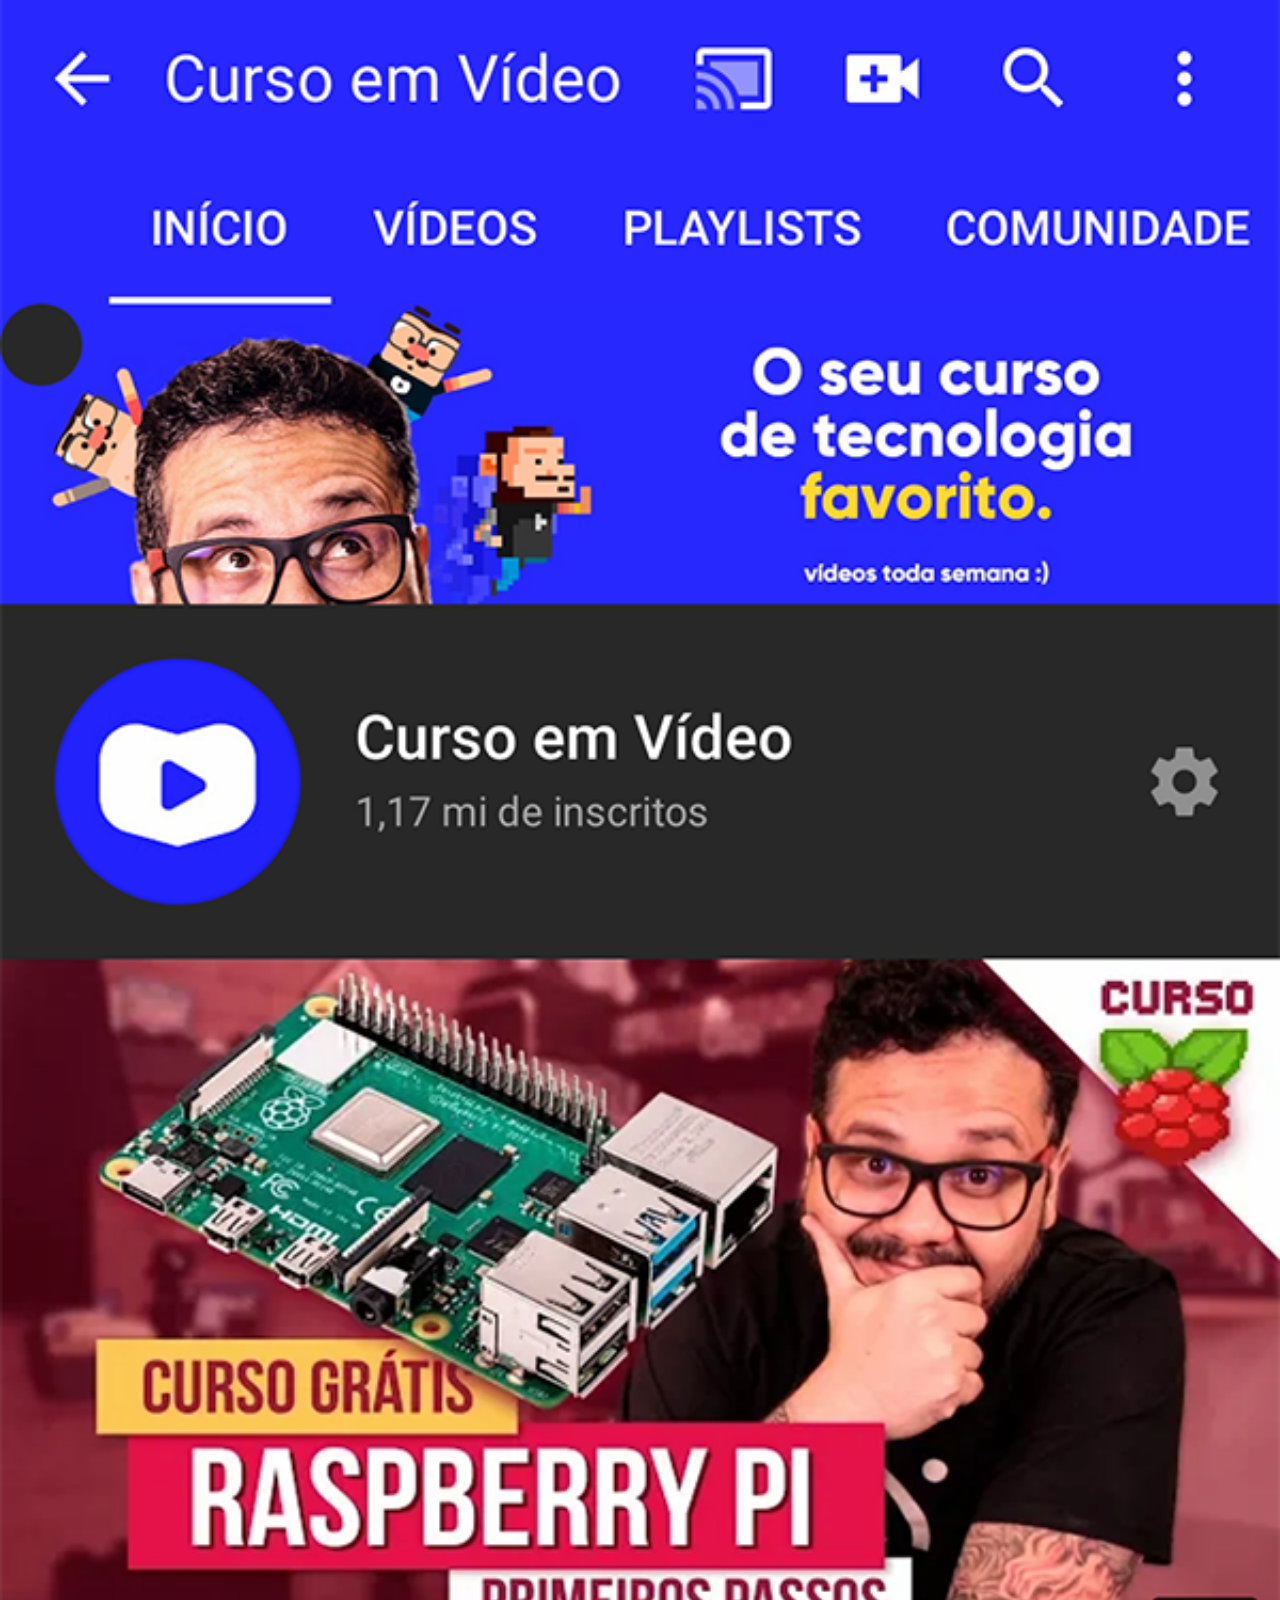
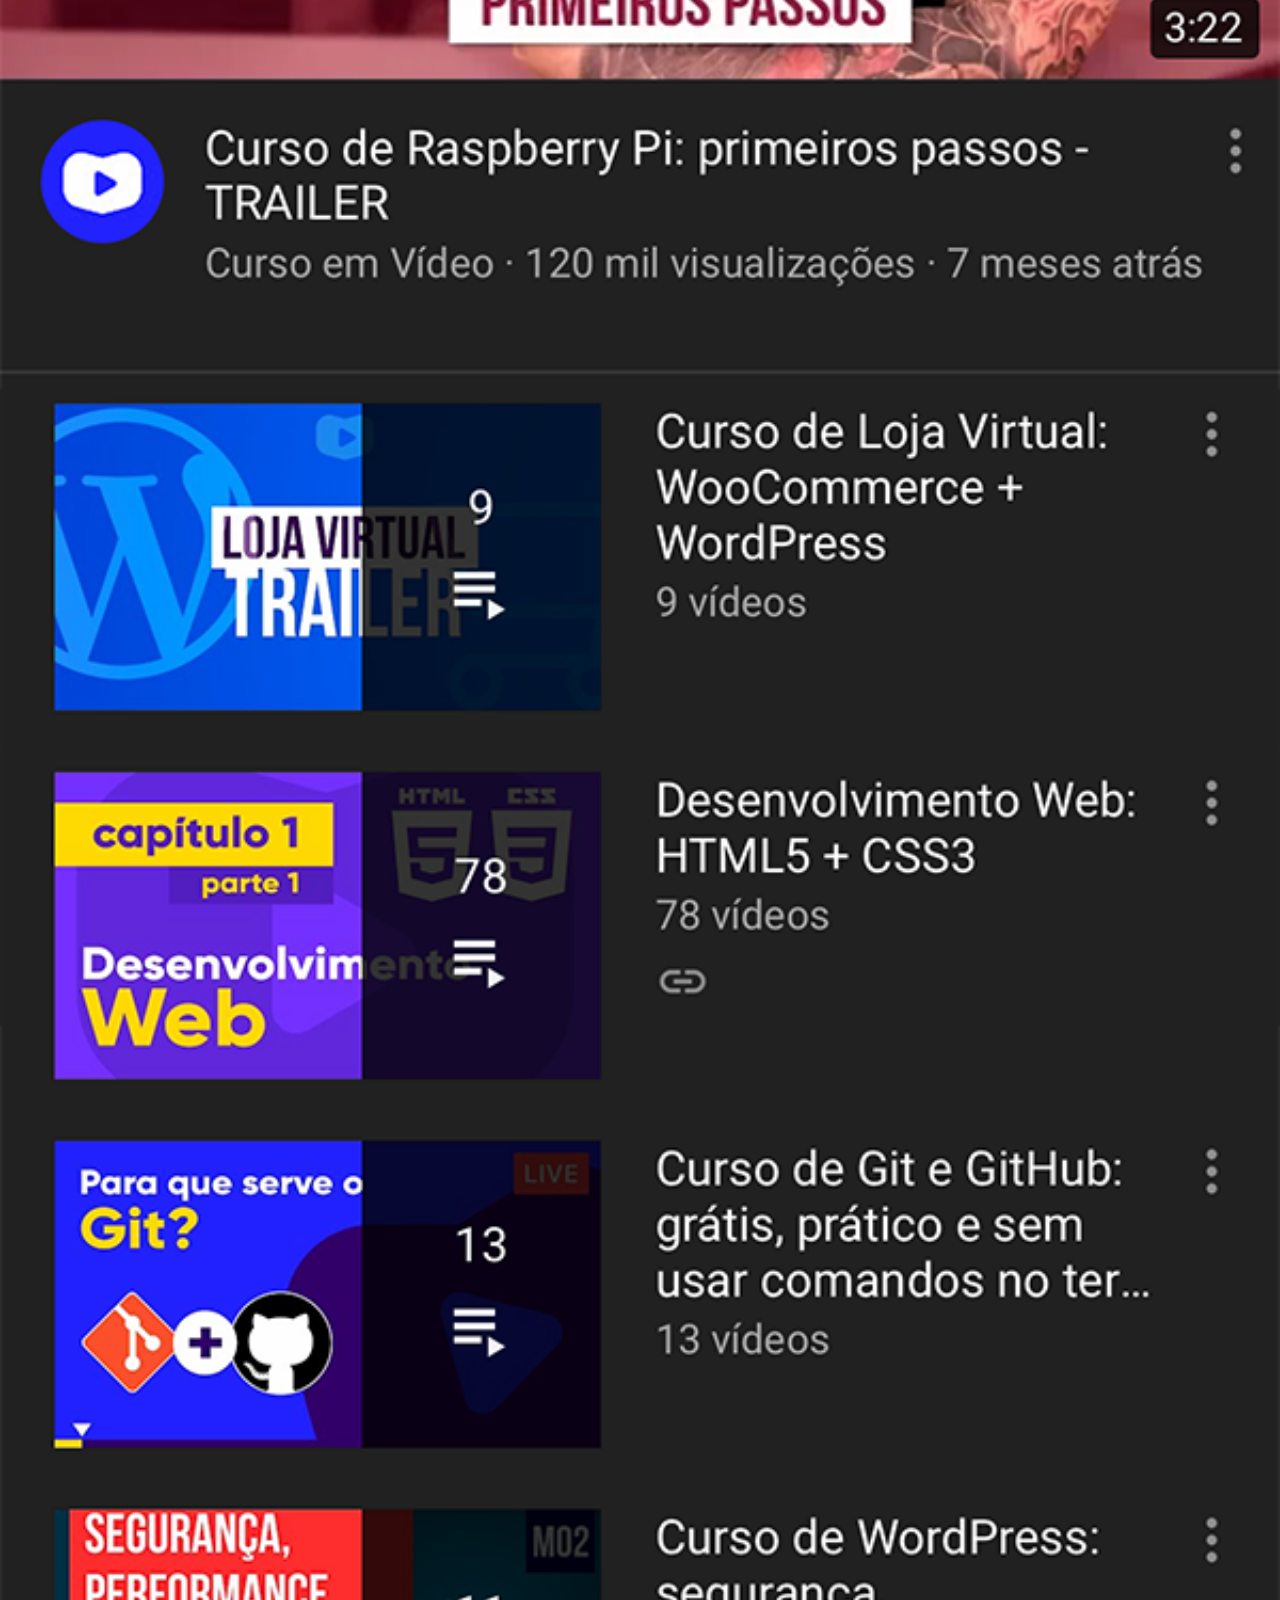
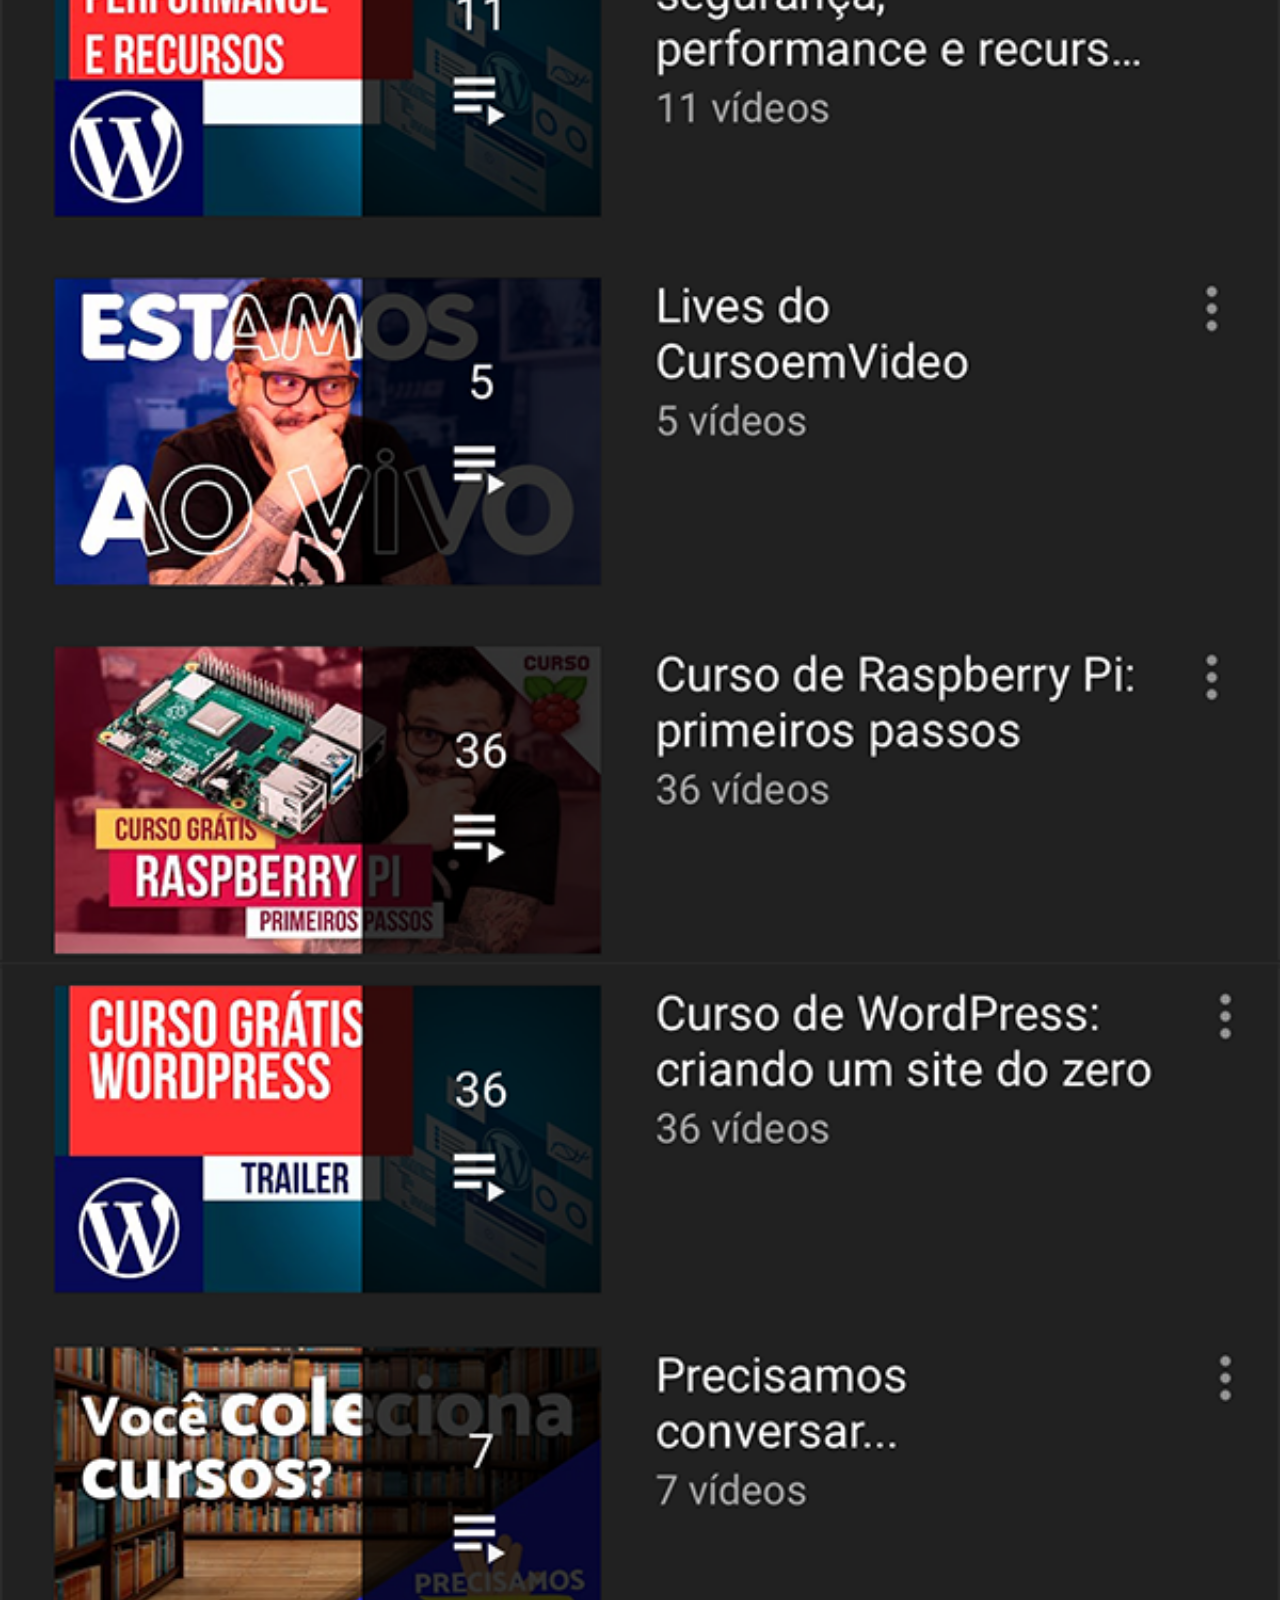
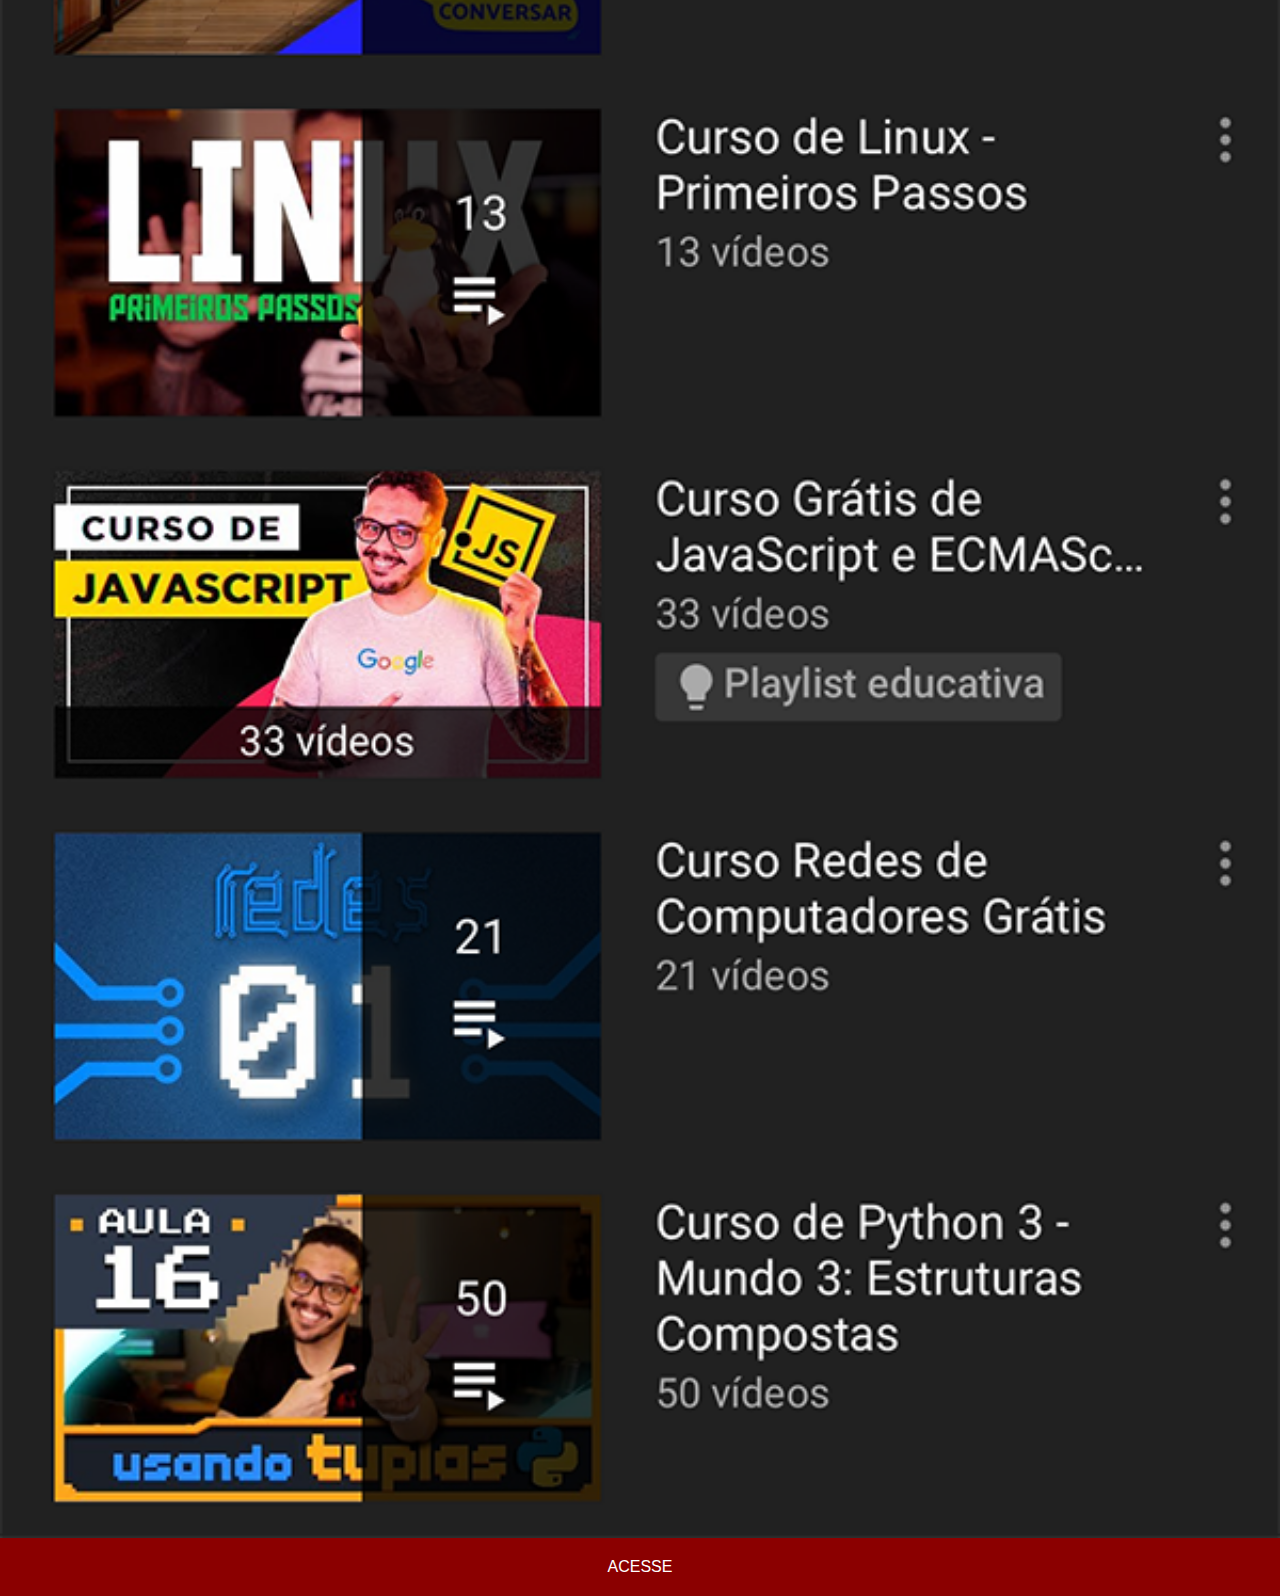
<file: youtube.html>
<!DOCTYPE html>
<html lang="pt-br">
<head>
    <meta charset="UTF-8">
    <meta name="viewport" content="width=device-width, initial-scale=1.0">
    <title>Youtube</title>
    <link rel="shortcut icon" href="pacote-d013/pacote-d013/favicon.ico" type="image/x-icon">
    <link rel="stylesheet" href="estilos/social.css">
</head>
<body>
    <img src="pacote-d013/pacote-d013/imagens/tela-youtube.png" alt="Youtube">

    <a href="https://www.youtube.com/c/CursoemV%C3%ADdeo" target="_blank">ACESSE</a>
</body>
</html>
</file>
<file: estilos/social.css>
@charset "UTF-8";



* {
    margin: 0px;
    padding: 0px;
}

::-webkit-scrollbar {
    width: 0px;
}

img {
    width: 100vw;
    display: block;
}

a {
    color: white;
    background-color: darkred;
    display: block;
    text-decoration: none;
    padding: 20px;
    margin: 0px;
    font-family: Arial, Helvetica, sans-serif;
    text-align: center;
}

a:hover {
    background-color: red;
}
</file>
